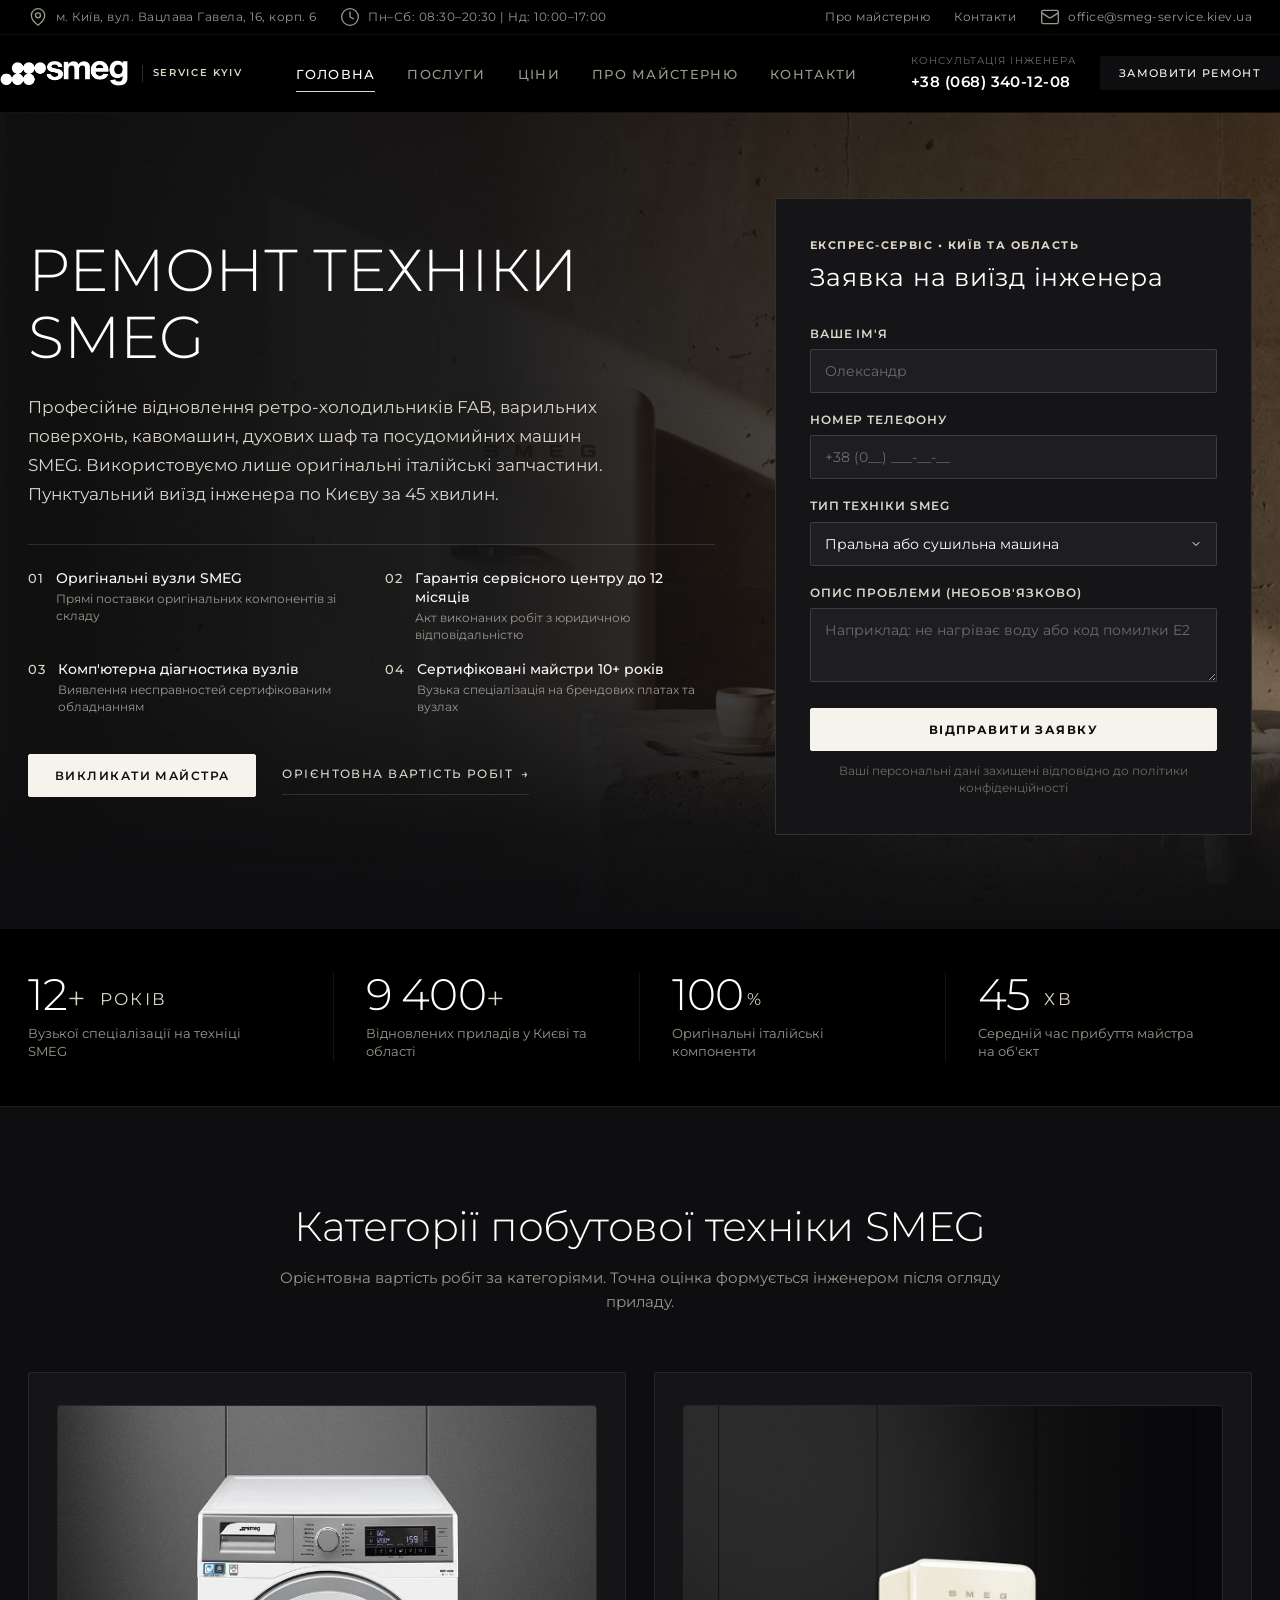
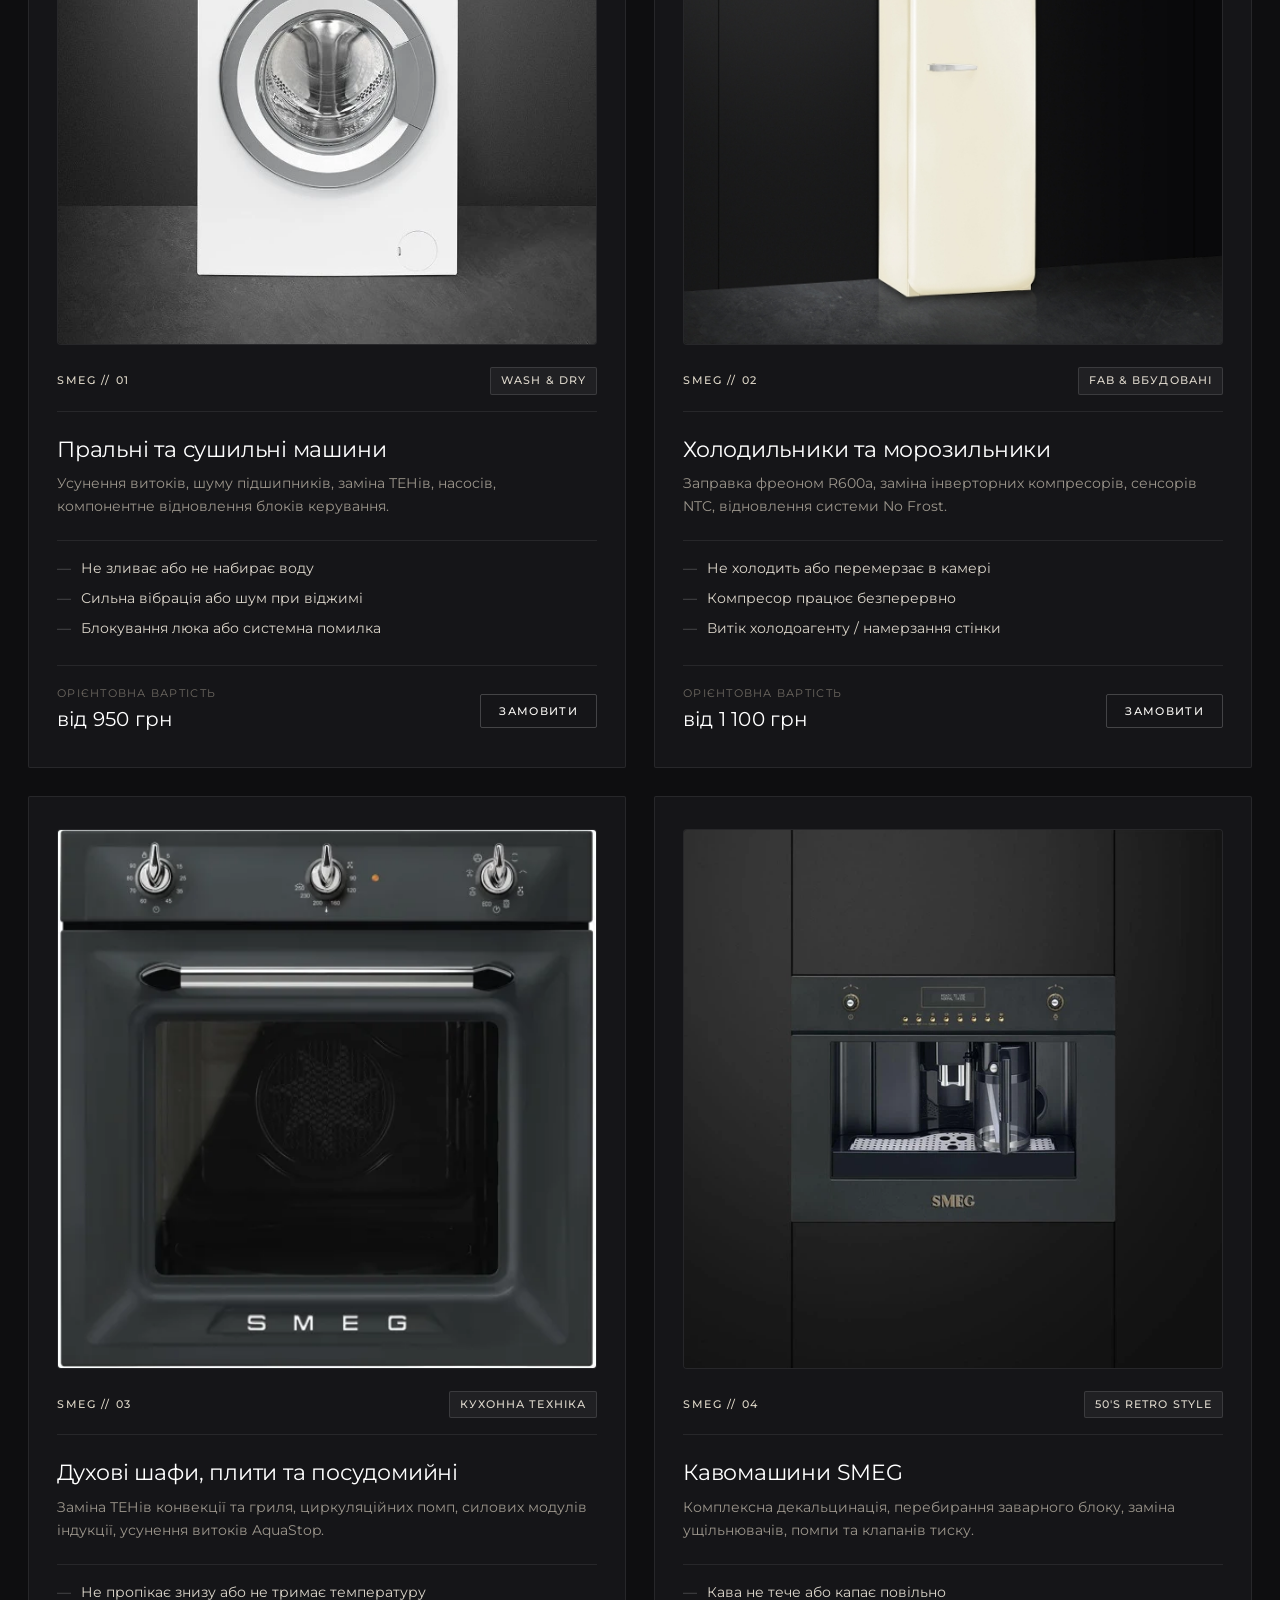
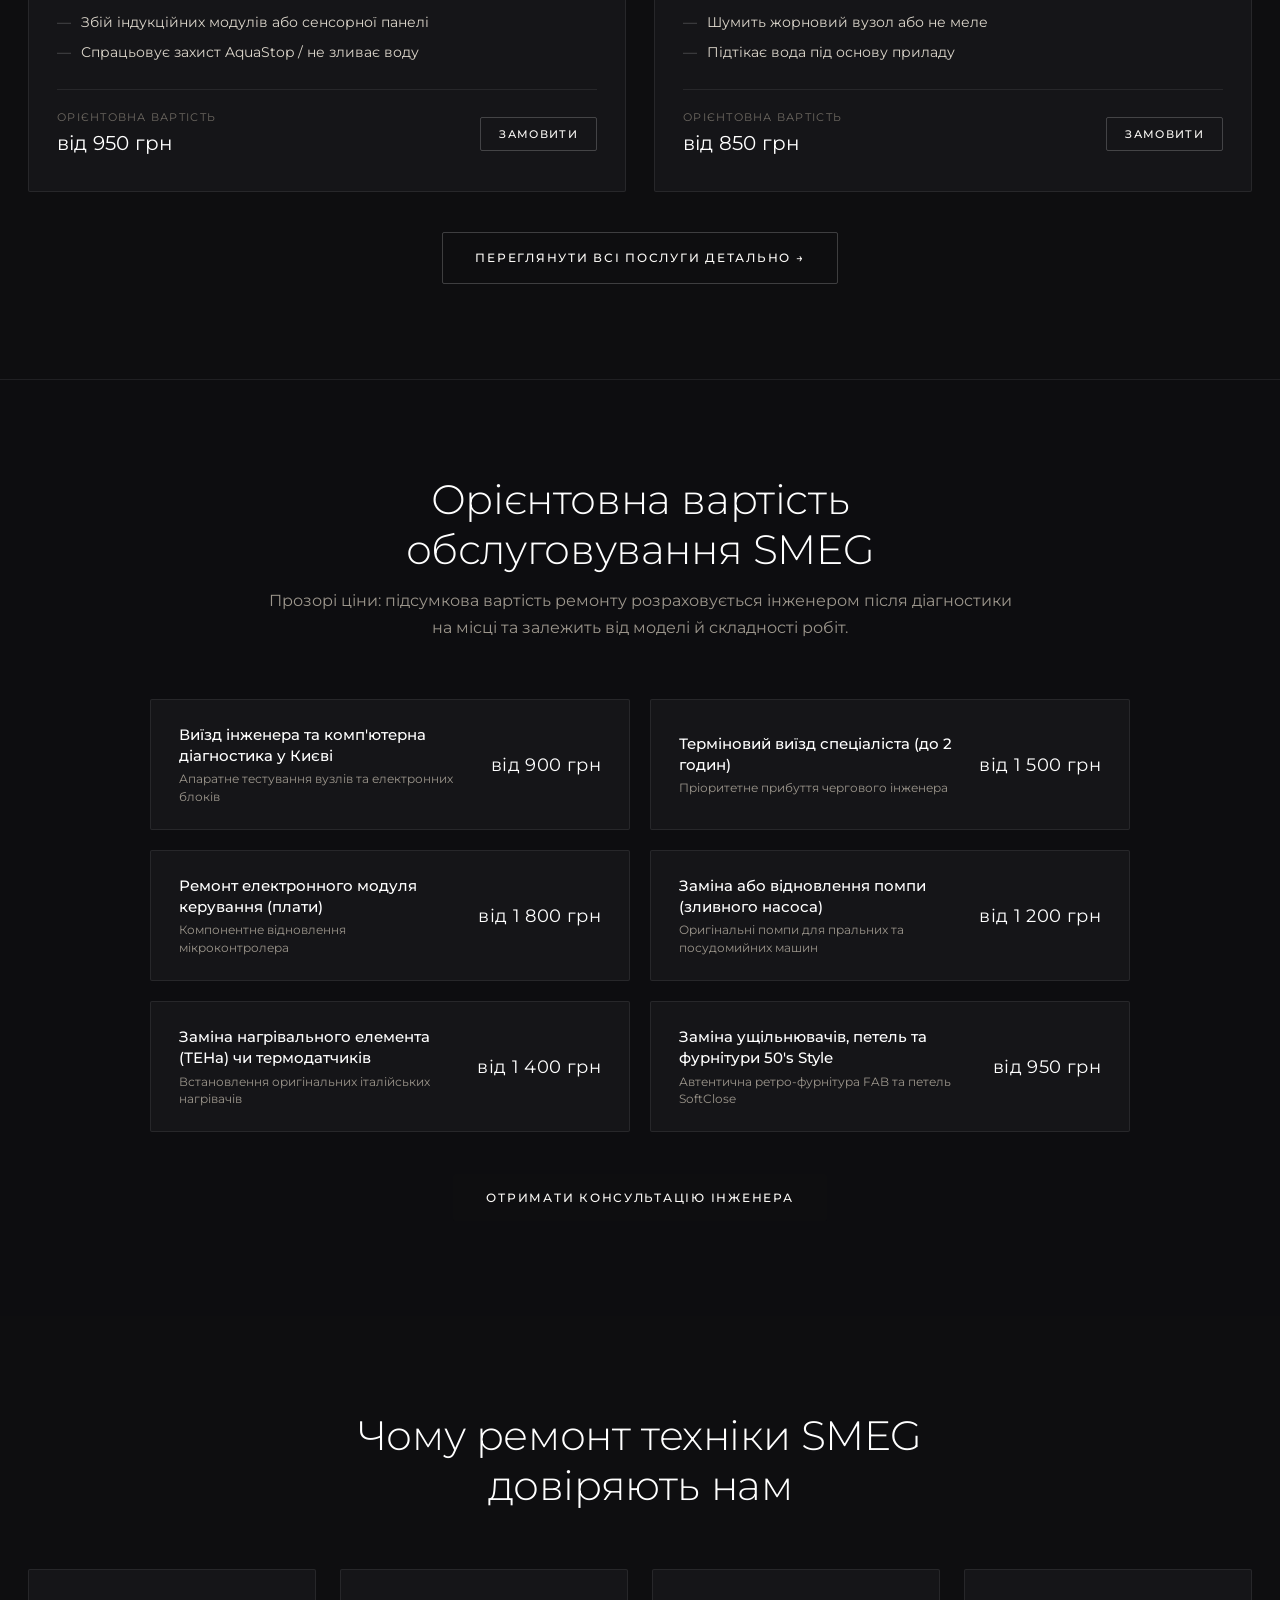
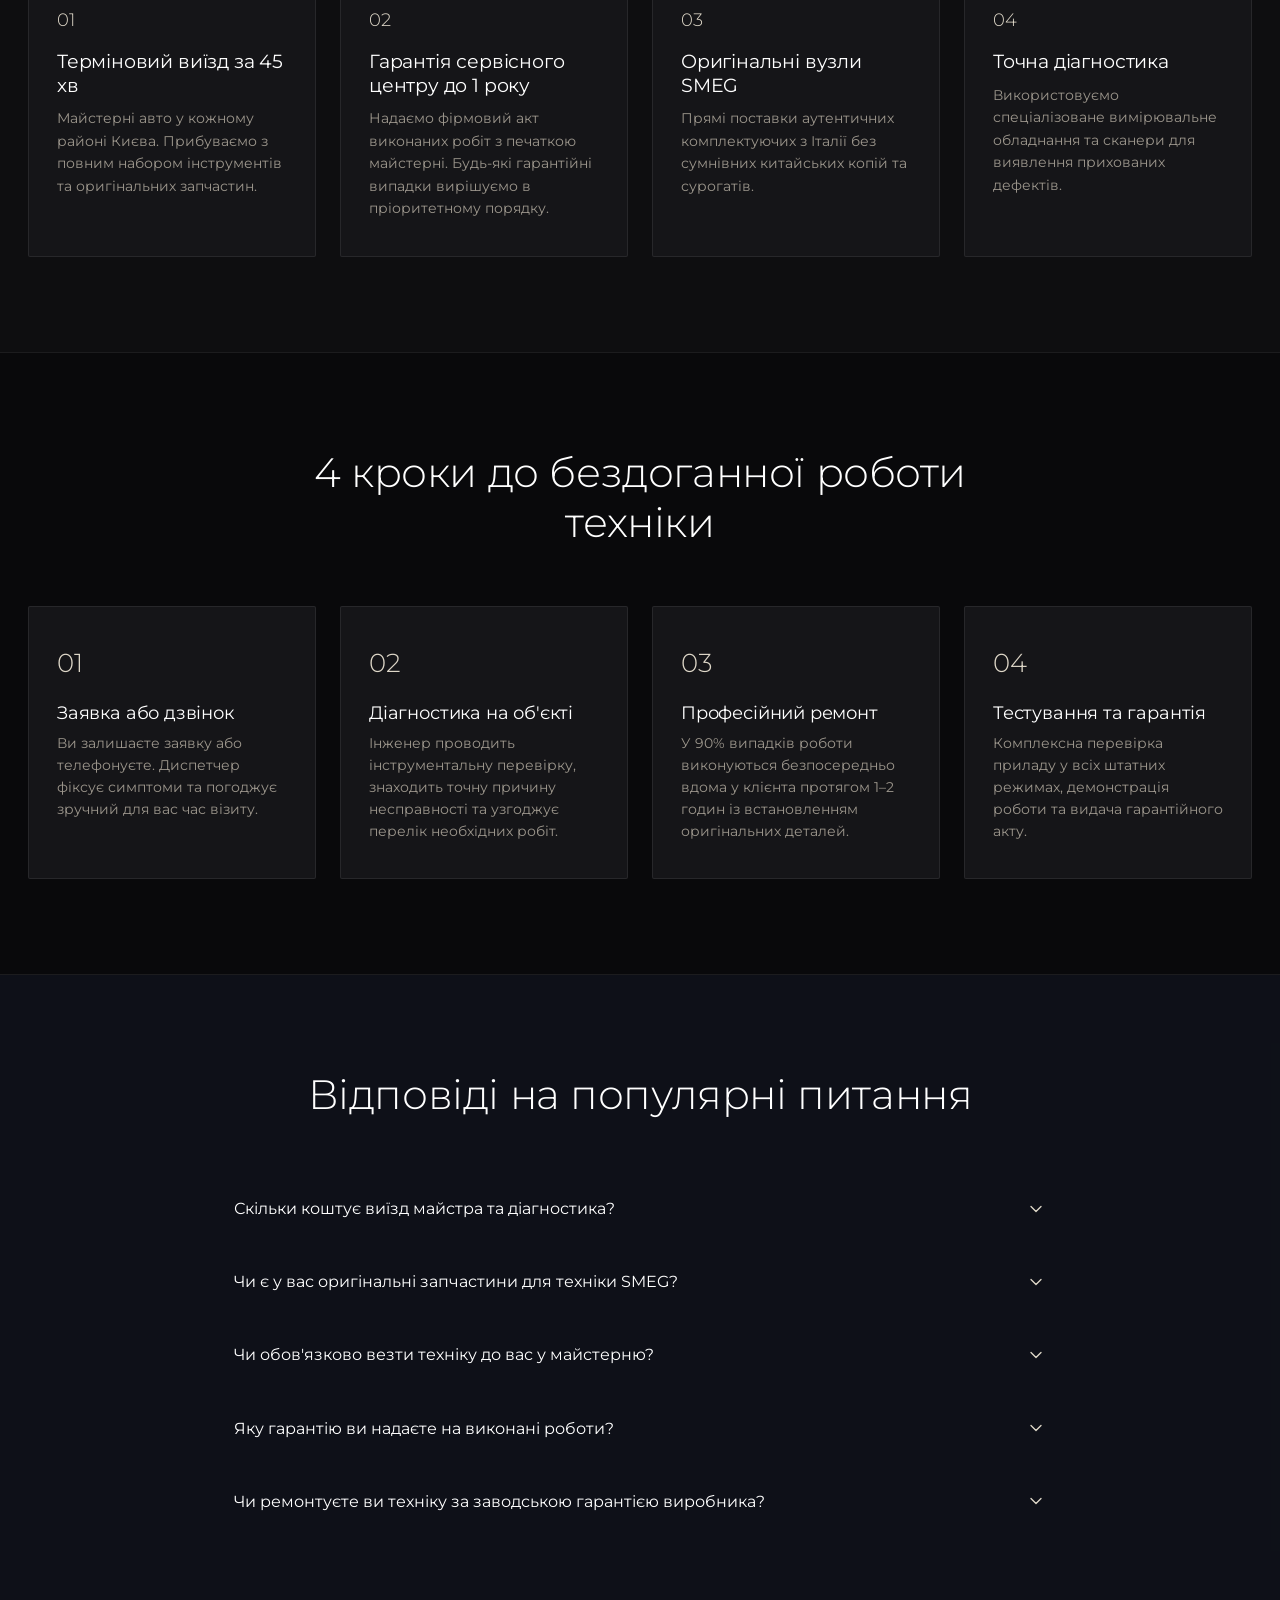
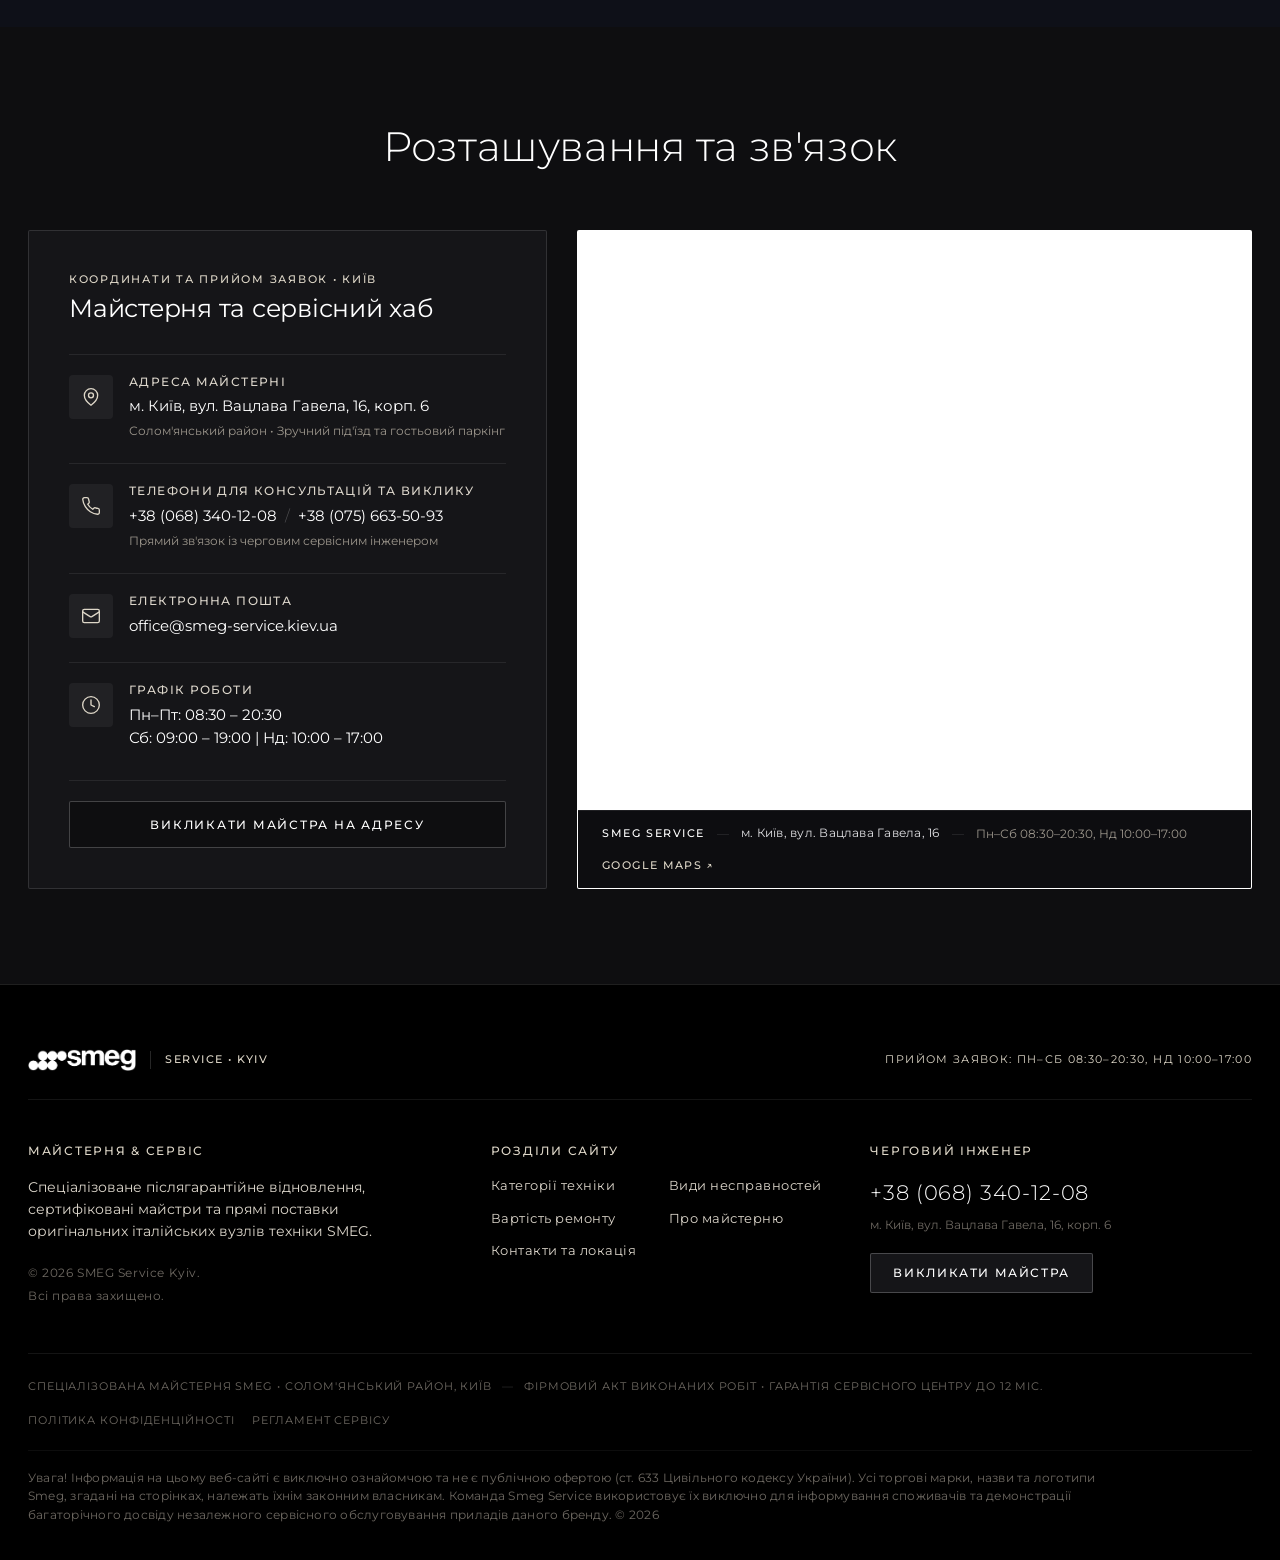
<file: index.html>
<!DOCTYPE html>
<html lang="uk">

<head>
  <meta charset="UTF-8">
  <meta name="viewport" content="width=device-width, initial-scale=1.0">
  <title>Ремонт побутової техніки SMEG у Києві | Майстерня на Гавела 16</title>
  <meta name="description"
    content="Спеціалізований сервіс та післягарантійний ремонт техніки SMEG у Києві. Пральні машини, холодильники FAB, посудомийки, духові шафи. Оригінальні запчастини, виїзд за 45 хв, гарантія до 12 міс.">
  <meta name="keywords"
    content="ремонт smeg київ, ремонт пральних машин smeg, ремонт холодильників smeg fab, сервісний центр смег київ, вацлава гавела 16">

  <meta property="og:title" content="Спеціалізована майстерня з ремонту техніки SMEG у Києві">
  <meta property="og:description"
    content="Оригінальні вузли SMEG, виїзд майстра за 45 хв, фірмовий акт виконаних робіт з гарантією сервісного центру до 1 року. вул. Вацлава Гавела, 16.">
  <meta property="og:type" content="website">

  <link rel="preconnect" href="https://fonts.googleapis.com">
  <link rel="preconnect" href="https://fonts.gstatic.com" crossorigin>
  <link rel="stylesheet" href="css/style.css">
  <link rel="stylesheet" href="css/components.css">

  <script type="application/ld+json">
  {
    "@context": "https://schema.org",
    "@type": "HomeAndConstructionBusiness",
    "name": "SMEG Service Kyiv",
    "description": "Спеціалізована майстерня з ремонту побутової техніки SMEG у Києві",
    "address": {
      "@type": "PostalAddress",
      "streetAddress": "вул. Вацлава Гавела, 16, корп 6",
      "addressLocality": "Київ",
      "addressRegion": "Київська область",
      "postalCode": "03126",
      "addressCountry": "UA"
    },
    "geo": {
      "@type": "GeoCoordinates",
      "latitude": 50.43685,
      "longitude": 30.41369
    },
    "openingHours": "Mo-Sa 08:30-20:30, Su 10:00-17:00",
    "priceRange": "UAH"
  }
  </script>
</head>

<body>

  <!-- Top bar -->
  <div class="header-topbar">
    <div class="container topbar-wrapper">
      <div class="topbar-info">
        <div class="topbar-item">
          <svg class="svg-icon" viewBox="0 0 24 24" aria-hidden="true">
            <path d="M20 10c0 6-8 12-8 12s-8-6-8-12a8 8 0 0 1 16 0Z" />
            <circle cx="12" cy="10" r="3" />
          </svg>
          <span data-config-address-full>м. Київ, вул. Вацлава Гавела, 16, корп. 6</span>
        </div>
        <div class="topbar-item">
          <svg class="svg-icon" viewBox="0 0 24 24" aria-hidden="true">
            <circle cx="12" cy="12" r="10" />
            <polyline points="12 6 12 12 16 14" />
          </svg>
          <span>Пн–Сб: 08:30–20:30 | Нд: 10:00–17:00</span>
        </div>
      </div>
      <div class="topbar-info">
        <div class="topbar-item">
          <a href="about.html">Про майстерню</a>
        </div>
        <div class="topbar-item">
          <a href="contacts.html">Контакти</a>
        </div>
        <div class="topbar-item">
          <svg class="svg-icon" viewBox="0 0 24 24" aria-hidden="true">
            <rect width="20" height="16" x="2" y="4" rx="2" />
            <path d="m22 7-8.97 5.7a1.94 1.94 0 0 1-2.06 0L2 7" />
          </svg>
          <a href="mailto:office@smeg-service.kiev.ua" data-config-email-office>office@smeg-service.kiev.ua</a>
        </div>
      </div>
    </div>
  </div>

  <!-- Header -->
  <header class="site-header">
    <div class="container header-wrapper">
      <a href="index.html" class="logo" aria-label="SMEG Service Київ Головна">
        <img src="img/logo.png" alt="SMEG" class="header-logo-img">
        <span class="logo-service-badge">Service Kyiv</span>
      </a>

      <nav aria-label="Головна навігація">
        <ul class="nav-menu" id="site-nav-menu">
          <li><a href="index.html" class="nav-link active">Головна</a></li>
          <li><a href="services.html" class="nav-link">Послуги</a></li>
          <li><a href="prices.html" class="nav-link">Ціни</a></li>
          <li><a href="about.html" class="nav-link">Про майстерню</a></li>
          <li><a href="contacts.html" class="nav-link">Контакти</a></li>
        </ul>
      </nav>

      <div class="header-actions">
        <div class="header-phone-box">
          <span class="header-phone-title">Консультація інженера</span>
          <a href="tel:+380683401208" class="header-phone-number" data-config-phone="0">
            +38 (068) 340-12-08
          </a>
        </div>
        <button class="btn btn-primary btn-sm" data-open-modal>
          <span>Замовити ремонт</span>
        </button>
        <button class="mobile-menu-btn" id="mobile-menu-toggle" aria-label="Відкрити меню">
          <svg class="svg-icon" viewBox="0 0 24 24" aria-hidden="true">
            <line x1="4" x2="20" y1="12" y2="12" />
            <line x1="4" x2="20" y1="6" y2="6" />
            <line x1="4" x2="20" y1="18" y2="18" />
          </svg>
        </button>
      </div>
    </div>
  </header>

  <main id="main-content">
    <!-- Hero Section: Editorial Italian Architecture -->
    <section class="hero">
      <div class="container hero-content">
        <div class="hero-editorial">

          <h1 class="hero-title">
            Ремонт техніки SMEG
          </h1>

          <p class="hero-description">
            Професійне відновлення ретро-холодильників FAB, варильних поверхонь, кавомашин, духових шаф та посудомийних
            машин SMEG. Використовуємо лише оригінальні італійські запчастини. Пунктуальний виїзд інженера по Києву за
            45 хвилин.
          </p>

          <div class="hero-spec-list">
            <div class="hero-spec-item">
              <span class="hero-spec-idx">01</span>
              <div class="hero-spec-content">
                <span class="hero-spec-title">Оригінальні вузли SMEG</span>
                <span class="hero-spec-desc">Прямі поставки оригінальних компонентів зі складу</span>
              </div>
            </div>
            <div class="hero-spec-item">
              <span class="hero-spec-idx">02</span>
              <div class="hero-spec-content">
                <span class="hero-spec-title">Гарантія сервісного центру до 12 місяців</span>
                <span class="hero-spec-desc">Акт виконаних робіт з юридичною відповідальністю</span>
              </div>
            </div>
            <div class="hero-spec-item">
              <span class="hero-spec-idx">03</span>
              <div class="hero-spec-content">
                <span class="hero-spec-title">Комп'ютерна діагностика вузлів</span>
                <span class="hero-spec-desc">Виявлення несправностей сертифікованим обладнанням</span>
              </div>
            </div>
            <div class="hero-spec-item">
              <span class="hero-spec-idx">04</span>
              <div class="hero-spec-content">
                <span class="hero-spec-title">Сертифіковані майстри 10+ років</span>
                <span class="hero-spec-desc">Вузька спеціалізація на брендових платах та вузлах</span>
              </div>
            </div>
          </div>

          <div class="hero-actions">
            <button class="btn btn-primary" data-open-modal>
              <span>ВИКЛИКАТИ МАЙСТРА</span>
            </button>
            <a href="prices.html" class="hero-calc-btn">
              <span>Орієнтовна вартість робіт</span>
              <span class="hero-calc-arrow">→</span>
            </a>
          </div>
        </div>

        <!-- Integrated Architectural Console (Solid, No Blur) -->
        <div class="hero-console">
          <div class="console-header">
            <div class="console-kicker">ЕКСПРЕС-СЕРВІС • КИЇВ ТА ОБЛАСТЬ</div>
            <h2 class="console-title">Заявка на виїзд інженера</h2>

          </div>
          <form class="ajax-repair-form">
            <input type="text" name="website_hp" style="display:none !important;" tabindex="-1" autocomplete="off">
            <input type="hidden" name="source" value="Головна сторінка (Hero-консоль)">

            <div class="form-group">
              <label class="form-label" for="hero-name">Ваше ім'я</label>
              <input type="text" id="hero-name" name="name" class="form-control" placeholder="Олександр" required>
            </div>

            <div class="form-group">
              <label class="form-label" for="hero-phone">Номер телефону</label>
              <input type="tel" id="hero-phone" name="phone" class="form-control" placeholder="+38 (0__) ___-__-__"
                required>
            </div>

            <div class="form-group">
              <label class="form-label" for="hero-device">Тип техніки SMEG</label>
              <select id="hero-device" name="device" class="form-control" required>
                <option value="Пральна машина">Пральна або сушильна машина</option>
                <option value="Холодильник">Холодильник / Морозильник (FAB / вбудований)</option>
                <option value="Посудомийна машина">Посудомийна машина</option>
                <option value="Духова шафа / Плита">Духова шафа / Кухонна плита</option>
                <option value="Варильна поверхня">Варильна / Індукційна поверхня</option>
                <option value="Кавомашина">Кавомашина SMEG</option>
              </select>
            </div>

            <div class="form-group">
              <label class="form-label" for="hero-desc">Опис проблеми (необов'язково)</label>
              <textarea id="hero-desc" name="message" class="form-control" rows="2"
                placeholder="Наприклад: не нагріває воду або код помилки E2"></textarea>
            </div>

            <button type="submit" class="btn btn-console" style="width: 100%;">
              <span>ВІДПРАВИТИ ЗАЯВКУ</span>
            </button>

            <p class="form-privacy">
              Ваші персональні дані захищені відповідно до політики конфіденційності
            </p>
          </form>
        </div>
      </div>
    </section>

    <!-- Authority Proof Strip: Editorial Typography Grid -->
    <section class="proof-strip">
      <div class="container proof-strip-grid">
        <div class="proof-strip-col">
          <div class="proof-strip-num">12<span class="proof-strip-plus">+</span> <span
              class="proof-strip-unit">років</span></div>
          <div class="proof-strip-label">Вузької спеціалізації на техніці SMEG</div>
        </div>
        <div class="proof-strip-col">
          <div class="proof-strip-num">9 400<span class="proof-strip-plus">+</span></div>
          <div class="proof-strip-label">Відновлених приладів у Києві та області</div>
        </div>
        <div class="proof-strip-col">
          <div class="proof-strip-num">100<span class="proof-strip-unit">%</span></div>
          <div class="proof-strip-label">Оригінальні італійські компоненти</div>
        </div>
        <div class="proof-strip-col">
          <div class="proof-strip-num">45 <span class="proof-strip-unit">хв</span></div>
          <div class="proof-strip-label">Середній час прибуття майстра на об'єкт</div>
        </div>
      </div>
    </section>

    <!-- Services Grid Section -->
    <section class="section" id="services">
      <div class="container">
        <div class="section-header">
          <h2 class="section-title">Категорії побутової техніки SMEG</h2>
          <p class="section-subtitle" style="font-size: 0.95rem; color: var(--text-light-muted); margin-top: 8px;">
            Орієнтовна вартість робіт за категоріями. Точна оцінка формується інженером після огляду приладу.</p>
        </div>

        <div class="services-grid">
          <!-- Card 1: Washing -->
          <div class="service-card">
            <div>
              <div class="service-card-image">
                <img src="img/pralka.webp" alt="Ремонт пральних та сушильних машин SMEG" loading="lazy">
              </div>
              <div class="service-card-top">
                <span class="service-ref">SMEG // 01</span>
                <span class="service-badge">WASH & DRY</span>
              </div>
              <h3 class="service-title">Пральні та сушильні машини</h3>
              <p class="service-desc">Усунення витоків, шуму підшипників, заміна ТЕНів, насосів, компонентне відновлення
                блоків керування.</p>
              <ul class="service-issues">
                <li class="service-issue-item">
                  <span class="service-issue-bullet">—</span>
                  <span>Не зливає або не набирає воду</span>
                </li>
                <li class="service-issue-item">
                  <span class="service-issue-bullet">—</span>
                  <span>Сильна вібрація або шум при віджимі</span>
                </li>
                <li class="service-issue-item">
                  <span class="service-issue-bullet">—</span>
                  <span>Блокування люка або системна помилка</span>
                </li>
              </ul>
            </div>
            <div class="service-card-bottom">
              <div class="service-price">
                <span class="service-price-label">Орієнтовна вартість</span>
                <span class="service-price-val">від 950 грн</span>
              </div>
              <button class="btn btn-secondary btn-sm" data-open-modal>Замовити</button>
            </div>
          </div>

          <!-- Card 2: Refrigerators -->
          <div class="service-card">
            <div>
              <div class="service-card-image">
                <img src="img/holodos.webp" alt="Холодильники та морозильники SMEG" loading="lazy">
              </div>
              <div class="service-card-top">
                <span class="service-ref">SMEG // 02</span>
                <span class="service-badge">FAB & ВБУДОВАНІ</span>
              </div>
              <h3 class="service-title">Холодильники та морозильники</h3>
              <p class="service-desc">Заправка фреоном R600a, заміна інверторних компресорів, сенсорів NTC, відновлення
                системи No Frost.</p>
              <ul class="service-issues">
                <li class="service-issue-item">
                  <span class="service-issue-bullet">—</span>
                  <span>Не холодить або перемерзає в камері</span>
                </li>
                <li class="service-issue-item">
                  <span class="service-issue-bullet">—</span>
                  <span>Компресор працює безперервно</span>
                </li>
                <li class="service-issue-item">
                  <span class="service-issue-bullet">—</span>
                  <span>Витік холодоагенту / намерзання стінки</span>
                </li>
              </ul>
            </div>
            <div class="service-card-bottom">
              <div class="service-price">
                <span class="service-price-label">Орієнтовна вартість</span>
                <span class="service-price-val">від 1 100 грн</span>
              </div>
              <button class="btn btn-secondary btn-sm" data-open-modal>Замовити</button>
            </div>
          </div>

          <!-- Card 3: Cooking & Dishwashers -->
          <div class="service-card">
            <div>
              <div class="service-card-image">
                <img src="img/duhovka.webp" alt="Духові шафи, плити та посудомийні машини SMEG" loading="lazy">
              </div>
              <div class="service-card-top">
                <span class="service-ref">SMEG // 03</span>
                <span class="service-badge">КУХОННА ТЕХНІКА</span>
              </div>
              <h3 class="service-title">Духові шафи, плити та посудомийні</h3>
              <p class="service-desc">Заміна ТЕНів конвекції та гриля, циркуляційних помп, силових модулів індукції,
                усунення витоків AquaStop.</p>
              <ul class="service-issues">
                <li class="service-issue-item">
                  <span class="service-issue-bullet">—</span>
                  <span>Не пропікає знизу або не тримає температуру</span>
                </li>
                <li class="service-issue-item">
                  <span class="service-issue-bullet">—</span>
                  <span>Збій індукційних модулів або сенсорної панелі</span>
                </li>
                <li class="service-issue-item">
                  <span class="service-issue-bullet">—</span>
                  <span>Спрацьовує захист AquaStop / не зливає воду</span>
                </li>
              </ul>
            </div>
            <div class="service-card-bottom">
              <div class="service-price">
                <span class="service-price-label">Орієнтовна вартість</span>
                <span class="service-price-val">від 950 грн</span>
              </div>
              <button class="btn btn-secondary btn-sm" data-open-modal>Замовити</button>
            </div>
          </div>

          <!-- Card 4: Coffee -->
          <div class="service-card">
            <div>
              <div class="service-card-image">
                <img src="img/kava.webp" alt="Кавомашини SMEG" loading="lazy">
              </div>
              <div class="service-card-top">
                <span class="service-ref">SMEG // 04</span>
                <span class="service-badge">50'S RETRO STYLE</span>
              </div>
              <h3 class="service-title">Кавомашини SMEG</h3>
              <p class="service-desc">Комплексна декальцинація, перебирання заварного блоку, заміна ущільнювачів, помпи
                та клапанів тиску.</p>
              <ul class="service-issues">
                <li class="service-issue-item">
                  <span class="service-issue-bullet">—</span>
                  <span>Кава не тече або капає повільно</span>
                </li>
                <li class="service-issue-item">
                  <span class="service-issue-bullet">—</span>
                  <span>Шумить жорновий вузол або не меле</span>
                </li>
                <li class="service-issue-item">
                  <span class="service-issue-bullet">—</span>
                  <span>Підтікає вода під основу приладу</span>
                </li>
              </ul>
            </div>
            <div class="service-card-bottom">
              <div class="service-price">
                <span class="service-price-label">Орієнтовна вартість</span>
                <span class="service-price-val">від 850 грн</span>
              </div>
              <button class="btn btn-secondary btn-sm" data-open-modal>Замовити</button>
            </div>
          </div>
        </div>

        <div style="text-align: center; margin-top: 40px;">
          <a href="services.html" class="btn btn-secondary btn-lg">
            <span>Переглянути всі послуги детально →</span>
          </a>
        </div>
      </div>
    </section>

    <!-- Pricing Overview Section (Clean Minimalist Swiss Grid) -->
    <section class="section" id="prices" style="background: #0d0d10; border-top: 1px solid rgba(255, 255, 255, 0.08);">
      <div class="container">
        <div class="section-header">
          <h2 class="section-title">Орієнтовна вартість обслуговування SMEG</h2>
          <p class="section-desc" style="max-width: 760px; margin: 0 auto;">
            Прозорі ціни: підсумкова вартість ремонту розраховується інженером після діагностики на місці та залежить від моделі й складності робіт.
          </p>
        </div>

        <div class="pricing-overview-grid">
          <div class="pricing-overview-card">
            <div class="pricing-overview-info">
              <span class="pricing-overview-name">Виїзд інженера та комп'ютерна діагностика у Києві</span>
              <span class="pricing-overview-note">Апаратне тестування вузлів та електронних блоків</span>
            </div>
            <div class="pricing-overview-price">від 900 грн</div>
          </div>

          <div class="pricing-overview-card">
            <div class="pricing-overview-info">
              <span class="pricing-overview-name">Терміновий виїзд спеціаліста (до 2 годин)</span>
              <span class="pricing-overview-note">Пріоритетне прибуття чергового інженера</span>
            </div>
            <div class="pricing-overview-price">від 1 500 грн</div>
          </div>

          <div class="pricing-overview-card">
            <div class="pricing-overview-info">
              <span class="pricing-overview-name">Ремонт електронного модуля керування (плати)</span>
              <span class="pricing-overview-note">Компонентне відновлення мікроконтролера</span>
            </div>
            <div class="pricing-overview-price">від 1 800 грн</div>
          </div>

          <div class="pricing-overview-card">
            <div class="pricing-overview-info">
              <span class="pricing-overview-name">Заміна або відновлення помпи (зливного насоса)</span>
              <span class="pricing-overview-note">Оригінальні помпи для пральних та посудомийних машин</span>
            </div>
            <div class="pricing-overview-price">від 1 200 грн</div>
          </div>

          <div class="pricing-overview-card">
            <div class="pricing-overview-info">
              <span class="pricing-overview-name">Заміна нагрівального елемента (ТЕНа) чи термодатчиків</span>
              <span class="pricing-overview-note">Встановлення оригінальних італійських нагрівачів</span>
            </div>
            <div class="pricing-overview-price">від 1 400 грн</div>
          </div>

          <div class="pricing-overview-card">
            <div class="pricing-overview-info">
              <span class="pricing-overview-name">Заміна ущільнювачів, петель та фурнітури 50's Style</span>
              <span class="pricing-overview-note">Автентична ретро-фурнітура FAB та петель SoftClose</span>
            </div>
            <div class="pricing-overview-price">від 950 грн</div>
          </div>
        </div>

        <div style="text-align: center; margin-top: 42px;">
          <button class="btn btn-primary btn-lg" data-open-modal>
            <span>Отримати консультацію інженера</span>
          </button>
        </div>
      </div>
    </section>

    <!-- Why Choose Us -->
    <section class="section">
      <div class="container">
        <div class="section-header">
          <h2 class="section-title">Чому ремонт техніки SMEG довіряють нам</h2>
        </div>

        <div class="why-grid">
          <div class="why-card">
            <span class="why-idx">01</span>
            <h3 class="why-title">Терміновий виїзд за 45 хв</h3>
            <p class="why-desc">Майстерні авто у кожному районі Києва. Прибуваємо з повним набором інструментів та
              оригінальних запчастин.</p>
          </div>
          <div class="why-card">
            <span class="why-idx">02</span>
            <h3 class="why-title">Гарантія сервісного центру до 1 року</h3>
            <p class="why-desc">Надаємо фірмовий акт виконаних робіт з печаткою майстерні. Будь-які гарантійні випадки
              вирішуємо в пріоритетному порядку.</p>
          </div>
          <div class="why-card">
            <span class="why-idx">03</span>
            <h3 class="why-title">Оригінальні вузли SMEG</h3>
            <p class="why-desc">Прямі поставки аутентичних комплектуючих з Італії без сумнівних китайських копій та
              сурогатів.</p>
          </div>
          <div class="why-card">
            <span class="why-idx">04</span>
            <h3 class="why-title">Точна діагностика</h3>
            <p class="why-desc">Використовуємо спеціалізоване вимірювальне обладнання та сканери для виявлення
              прихованих дефектів.</p>
          </div>
        </div>
      </div>
    </section>

    <!-- How We Work (Steps) -->
    <section class="section"
      style="background: #09090b; border-top: 1px solid rgba(255, 255, 255, 0.08); border-bottom: 1px solid rgba(255, 255, 255, 0.08);">
      <div class="container">
        <div class="section-header">
          <h2 class="section-title">4 кроки до бездоганної роботи техніки</h2>
        </div>

        <div class="steps-grid">
          <div class="step-card">
            <span class="step-number">01</span>
            <h3 class="step-title">Заявка або дзвінок</h3>
            <p class="step-desc">Ви залишаєте заявку або телефонуєте. Диспетчер фіксує симптоми та погоджує зручний для
              вас час візиту.</p>
          </div>
          <div class="step-card">
            <span class="step-number">02</span>
            <h3 class="step-title">Діагностика на об'єкті</h3>
            <p class="step-desc">Інженер проводить інструментальну перевірку, знаходить точну причину несправності та
              узгоджує перелік необхідних робіт.</p>
          </div>
          <div class="step-card">
            <span class="step-number">03</span>
            <h3 class="step-title">Професійний ремонт</h3>
            <p class="step-desc">У 90% випадків роботи виконуються безпосередньо вдома у клієнта протягом 1–2 годин із
              встановленням оригінальних деталей.</p>
          </div>
          <div class="step-card">
            <span class="step-number">04</span>
            <h3 class="step-title">Тестування та гарантія</h3>
            <p class="step-desc">Комплексна перевірка приладу у всіх штатних режимах, демонстрація роботи та видача
              гарантійного акту.</p>
          </div>
        </div>
      </div>
    </section>

    <!-- FAQ Section -->
    <section class="section" style="background: rgba(15, 21, 35, 0.4);">
      <div class="container">
        <div class="section-header">
          <h2 class="section-title">Відповіді на популярні питання</h2>
        </div>

        <div class="faq-list">
          <div class="faq-item">
            <div class="faq-question">
              <span>Скільки коштує виїзд майстра та діагностика?</span>
              <svg class="svg-icon faq-chevron" viewBox="0 0 24 24" aria-hidden="true">
                <polyline points="6 9 12 15 18 9" />
              </svg>
            </div>
            <div class="faq-answer">
              <div class="faq-answer-inner">
                Виїзд інженера та первинна діагностика по Києву становлять від 900 грн. Підсумкова вартість ремонту визначається інженером після інструментального огляду і залежить від складності поломки та вартості оригінальних запчастин.
              </div>
            </div>
          </div>

          <div class="faq-item">
            <div class="faq-question">
              <span>Чи є у вас оригінальні запчастини для техніки SMEG?</span>
              <svg class="svg-icon faq-chevron" viewBox="0 0 24 24" aria-hidden="true">
                <polyline points="6 9 12 15 18 9" />
              </svg>
            </div>
            <div class="faq-answer">
              <div class="faq-answer-inner">
                Так, наш склад на вул. Вацлава Гавела, 16 підтримує асортимент оригінальних деталей SMEG (компресори,
                помпи, ТЕНи, електронні модулі, ущільнювачі дверей, фірмові ручки для серії 50's Style).
              </div>
            </div>
          </div>

          <div class="faq-item">
            <div class="faq-question">
              <span>Чи обов'язково везти техніку до вас у майстерню?</span>
              <svg class="svg-icon faq-chevron" viewBox="0 0 24 24" aria-hidden="true">
                <polyline points="6 9 12 15 18 9" />
              </svg>
            </div>
            <div class="faq-answer">
              <div class="faq-answer-inner">
                У 90% випадків велику побутову техніку (холодильники, пральні машини, духовки, варильні панелі) майстер
                ремонтує безпосередньо у вас вдома. До майстерні транспортуються лише кавомашини або пристрої зі
                складним
                компонентним ремонтом материнських плат.
              </div>
            </div>
          </div>

          <div class="faq-item">
            <div class="faq-question">
              <span>Яку гарантію ви надаєте на виконані роботи?</span>
              <svg class="svg-icon faq-chevron" viewBox="0 0 24 24" aria-hidden="true">
                <polyline points="6 9 12 15 18 9" />
              </svg>
            </div>
            <div class="faq-answer">
              <div class="faq-answer-inner">
                Після завершення ремонту майстер оформляє фірмовий акт виконаних робіт з печаткою. Термін гарантії на
                встановлені деталі та роботу майстра становить від 3 до 12 місяців.
              </div>
            </div>
          </div>

          <div class="faq-item">
            <div class="faq-question">
              <span>Чи ремонтуєте ви техніку за заводською гарантією виробника?</span>
              <svg class="svg-icon faq-chevron" viewBox="0 0 24 24" aria-hidden="true">
                <polyline points="6 9 12 15 18 9" />
              </svg>
            </div>
            <div class="faq-answer">
              <div class="faq-answer-inner">
                <strong>Зверніть увагу: ми не здійснюємо безкоштовний ремонт за заводською гарантією виробника.</strong> Наш сервісний центр спеціалізується на післягарантійному обслуговуванні техніки SMEG, компонентному відновленні вузлів та оперативному виїзді майстра з оригінальними запчастинами.
              </div>
            </div>
          </div>
        </div>
      </div>
    </section>

    <!-- Contacts & Location Map -->
    <section class="section" id="contacts">
      <div class="container">
        <div class="section-header">
          <h2 class="section-title">Розташування та зв'язок</h2>
        </div>

        <div class="location-wrapper">
          <div class="location-info">
            <div class="location-header-block">
              <div class="location-kicker">КООРДИНАТИ ТА ПРИЙОМ ЗАЯВОК • КИЇВ</div>
              <h3 class="location-hub-title">Майстерня та сервісний хаб</h3>
            </div>

            <div class="location-item">
              <div class="location-icon-box">
                <svg class="svg-icon" viewBox="0 0 24 24" aria-hidden="true">
                  <path d="M20 10c0 6-8 12-8 12s-8-6-8-12a8 8 0 0 1 16 0Z" />
                  <circle cx="12" cy="10" r="3" />
                </svg>
              </div>
              <div>
                <div class="location-title">Адреса майстерні</div>
                <div class="location-value" data-config-address-full>м. Київ, вул. Вацлава Гавела, 16, корп. 6</div>
                <div class="location-subnote">Солом'янський район • Зручний під'їзд та гостьовий паркінг</div>
              </div>
            </div>

            <div class="location-item">
              <div class="location-icon-box">
                <svg class="svg-icon" viewBox="0 0 24 24" aria-hidden="true">
                  <path
                    d="M22 16.92v3a2 2 0 0 1-2.18 2 19.79 19.79 0 0 1-8.63-3.07 19.5 19.5 0 0 1-6-6 19.79 19.79 0 0 1-3.07-8.67A2 2 0 0 1 4.11 2h3a2 2 0 0 1 2 1.72 12.84 12.84 0 0 0 .7 2.81 2 2 0 0 1-.45 2.11L8.09 9.91a16 16 0 0 0 6 6l1.27-1.27a2 2 0 0 1 2.11-.45 12.84 12.84 0 0 0 2.81.7A2 2 0 0 1 22 16.92z" />
                </svg>
              </div>
              <div>
                <div class="location-title">Телефони для консультацій та виклику</div>
                <div class="location-value location-phones">
                  <a href="tel:+380683401208" data-config-phone="0">+38 (068) 340-12-08</a>
                  <span class="location-phone-sep">/</span>
                  <a href="tel:+380756635093" data-config-phone="1">+38 (075) 663-50-93</a>
                </div>
                <div class="location-subnote">Прямий зв'язок із черговим сервісним інженером</div>
              </div>
            </div>

            <div class="location-item">
              <div class="location-icon-box">
                <svg class="svg-icon" viewBox="0 0 24 24" aria-hidden="true">
                  <rect width="20" height="16" x="2" y="4" rx="2" />
                  <path d="m22 7-8.97 5.7a1.94 1.94 0 0 1-2.06 0L2 7" />
                </svg>
              </div>
              <div>
                <div class="location-title">Електронна пошта</div>
                <div class="location-value">
                  <a href="mailto:office@smeg-service.kiev.ua" data-config-email-office>office@smeg-service.kiev.ua</a>
                </div>
              </div>
            </div>

            <div class="location-item">
              <div class="location-icon-box">
                <svg class="svg-icon" viewBox="0 0 24 24" aria-hidden="true">
                  <circle cx="12" cy="12" r="10" />
                  <polyline points="12 6 12 12 16 14" />
                </svg>
              </div>
              <div>
                <div class="location-title">Графік роботи</div>
                <div class="location-value">
                  Пн–Пт: 08:30 – 20:30<br>
                  Сб: 09:00 – 19:00 | Нд: 10:00 – 17:00
                </div>
              </div>
            </div>

            <div class="location-action-row">
              <button class="btn btn-primary btn-lg" data-open-modal style="width: 100%;">
                <span>ВИКЛИКАТИ МАЙСТРА НА АДРЕСУ</span>
              </button>
            </div>
          </div>

          <div class="map-container">
            <iframe
              src="https://maps.google.com/maps?q=%D0%B1%D1%83%D0%BB%D1%8C%D0%B2%D0%B0%D1%80+%D0%92%D0%B0%D1%86%D0%BB%D0%B0%D0%B2%D0%B0+%D0%93%D0%B0%D0%B2%D0%B5%D0%BB%D0%B0,+16,+%D0%9A%D0%B8%D1%97%D0%B2&t=&z=15&ie=UTF8&iwloc=&output=embed"
              loading="lazy" allowfullscreen="" referrerpolicy="no-referrer-when-downgrade"
              title="SMEG Service Kyiv — бульвар Вацлава Гавела 16">
            </iframe>
            <div class="map-minimal-strip">
              <div class="map-minimal-row">
                <span class="map-minimal-name">SMEG SERVICE</span>
                <span class="map-minimal-sep">—</span>
                <span class="map-minimal-address">м. Київ, вул. Вацлава Гавела, 16</span>
                <span class="map-minimal-sep">—</span>
                <span class="map-minimal-hours">Пн–Сб 08:30–20:30, Нд 10:00–17:00</span>
              </div>
              <a href="https://maps.google.com/?q=50.43685,30.41369" target="_blank" rel="noopener"
                class="map-minimal-link">
                <span>Google Maps ↗</span>
              </a>
            </div>
          </div>
        </div>
      </div>
    </section>

  </main>

  <!-- Architectural Atelier Footer -->
  <footer class="site-footer">
    <div class="container">
      <!-- Top Brand Row with subtle hairlines -->
      <div class="atelier-footer-top">
        <div class="atelier-footer-logo-wrap">
          <img src="img/logo.png" alt="SMEG" class="footer-logo-img">
          <span class="atelier-footer-brand-tag">SERVICE • KYIV</span>
        </div>
        <div class="atelier-footer-status">
          <span>Прийом заявок: Пн–Сб 08:30–20:30, Нд 10:00–17:00</span>
        </div>
      </div>

      <!-- Main 3-Column Architectural Grid -->
      <div class="atelier-footer-grid">
        <!-- Left: Brand & Copyright -->
        <div class="atelier-footer-col atelier-footer-brand-col">
          <h4 class="atelier-footer-kicker">МАЙСТЕРНЯ & СЕРВІС</h4>
          <p class="atelier-footer-text">
            Спеціалізоване післягарантійне відновлення, сертифіковані майстри та прямі поставки оригінальних італійських
            вузлів техніки SMEG.
          </p>
          <div class="atelier-footer-meta">
            <span>© 2026 SMEG Service Kyiv.</span>
            <span>Всі права захищено.</span>
          </div>
        </div>

        <!-- Center: Minimalist Section Navigation -->
        <div class="atelier-footer-col atelier-footer-nav-col">
          <h4 class="atelier-footer-kicker">РОЗДІЛИ САЙТУ</h4>
          <nav class="atelier-footer-nav-links" aria-label="Навігація сайту">
            <a href="#services" class="atelier-f-link">Категорії техніки</a>
            <a href="services.html" class="atelier-f-link">Види несправностей</a>
            <a href="prices.html" class="atelier-f-link">Вартість ремонту</a>
            <a href="about.html" class="atelier-f-link">Про майстерню</a>
            <a href="contacts.html" class="atelier-f-link">Контакти та локація</a>
          </nav>
        </div>

        <!-- Right: Contact info & Crisp Rectangular Button -->
        <div class="atelier-footer-col atelier-footer-contact-col">
          <h4 class="atelier-footer-kicker">ЧЕРГОВИЙ ІНЖЕНЕР</h4>
          <div class="atelier-footer-phone-block">
            <a href="tel:+380683401208" class="atelier-footer-phone" data-config-phone="0">+38 (068) 340-12-08</a>
            <div class="atelier-footer-address-note" data-config-address-full>м. Київ, вул. Вацлава Гавела, 16, корп. 6
            </div>
          </div>
          <button class="btn btn-atelier-footer" data-open-modal>
            <span>ВИКЛИКАТИ МАЙСТРА</span>
          </button>
        </div>
      </div>

      <!-- Bottom Hairline Meta Row -->
      <div class="atelier-footer-bottom-strip">
        <div class="atelier-footer-bottom-details">
          <span>Спеціалізована майстерня SMEG • Солом'янський район, Київ</span>
          <span class="atelier-footer-sep">—</span>
          <span>Фірмовий акт виконаних робіт • Гарантія сервісного центру до 12 міс.</span>
        </div>
        <div class="atelier-footer-legal-links">
          <a href="#">Політика конфіденційності</a>
          <a href="#">Регламент сервісу</a>
        </div>
      </div>

      <!-- Legal Disclaimer -->
      <div class="atelier-footer-disclaimer">
        <p>Увага! Інформація на цьому веб-сайті є виключно ознайомчою та не є публічною офертою (ст. 633 Цивільного
          кодексу України). Усі торгові марки, назви та логотипи Smeg, згадані на сторінках, належать їхнім законним
          власникам. Команда Smeg Service використовує їх виключно для інформування споживачів та демонстрації
          багаторічного досвіду незалежного сервісного обслуговування приладів даного бренду. © 2026</p>
      </div>
    </div>
  </footer>

  <!-- Minimalist Atelier Scroll-To-Top (Vertical Hairline & Sand-Tone Text) -->
  <button class="atelier-scroll-top" id="scroll-to-top-btn" aria-label="Повернутися на початок сторінки">
    <span class="scroll-top-arrow">↑</span>
    <span class="scroll-top-text">НАВЕРХ</span>
    <span class="scroll-top-line"></span>
  </button>

  <!-- Modal: Quick Order Popup -->
  <div class="modal-overlay" id="quick-order-modal" role="dialog" aria-modal="true" aria-labelledby="modal-heading">
    <div class="modal-card">
      <button class="modal-close" data-close-modal aria-label="Закрити вікно">
        <svg class="svg-icon" viewBox="0 0 24 24" aria-hidden="true">
          <line x1="18" x2="6" y1="6" y2="18" />
          <line x1="6" x2="18" y1="6" y2="18" />
        </svg>
      </button>
      <div class="card-header">
        <h3 class="card-title" id="modal-heading">Виклик майстра SMEG</h3>
        <p class="card-subtitle">Вкажіть номер — ми зв'яжемося для узгодження часу</p>
      </div>
      <form class="ajax-repair-form">
        <input type="text" name="website_hp" style="display:none !important;" tabindex="-1" autocomplete="off">
        <input type="hidden" name="source" value="Модальне вікно (Швидкий виклик)">

        <div class="form-group">
          <label class="form-label" for="modal-name">Ваше ім'я</label>
          <input type="text" id="modal-name" name="name" class="form-control" placeholder="Іван" required>
        </div>

        <div class="form-group">
          <label class="form-label" for="modal-phone">Номер телефону</label>
          <input type="tel" id="modal-phone" name="phone" class="form-control" placeholder="+38 (0__) ___-__-__"
            required>
        </div>

        <div class="form-group">
          <label class="form-label" for="modal-device-type">Тип техніки</label>
          <input type="text" id="modal-device-type" name="device" class="form-control"
            placeholder="Пральна машина / Холодильник / Духовка" required>
        </div>

        <div class="form-group">
          <label class="form-label" for="modal-problem-desc">Короткий опис проблеми</label>
          <textarea id="modal-problem-desc" name="message" class="form-control" rows="2"
            placeholder="Опишіть, що сталося"></textarea>
        </div>

        <button type="submit" class="btn btn-primary" style="width: 100%;">
          <span>Підтвердити виклик майстра</span>
        </button>
      </form>
    </div>
  </div>



  <!-- Scripts -->
  <script src="js/config.js"></script>
  <script src="js/main.js"></script>
</body>

</html>
</file>
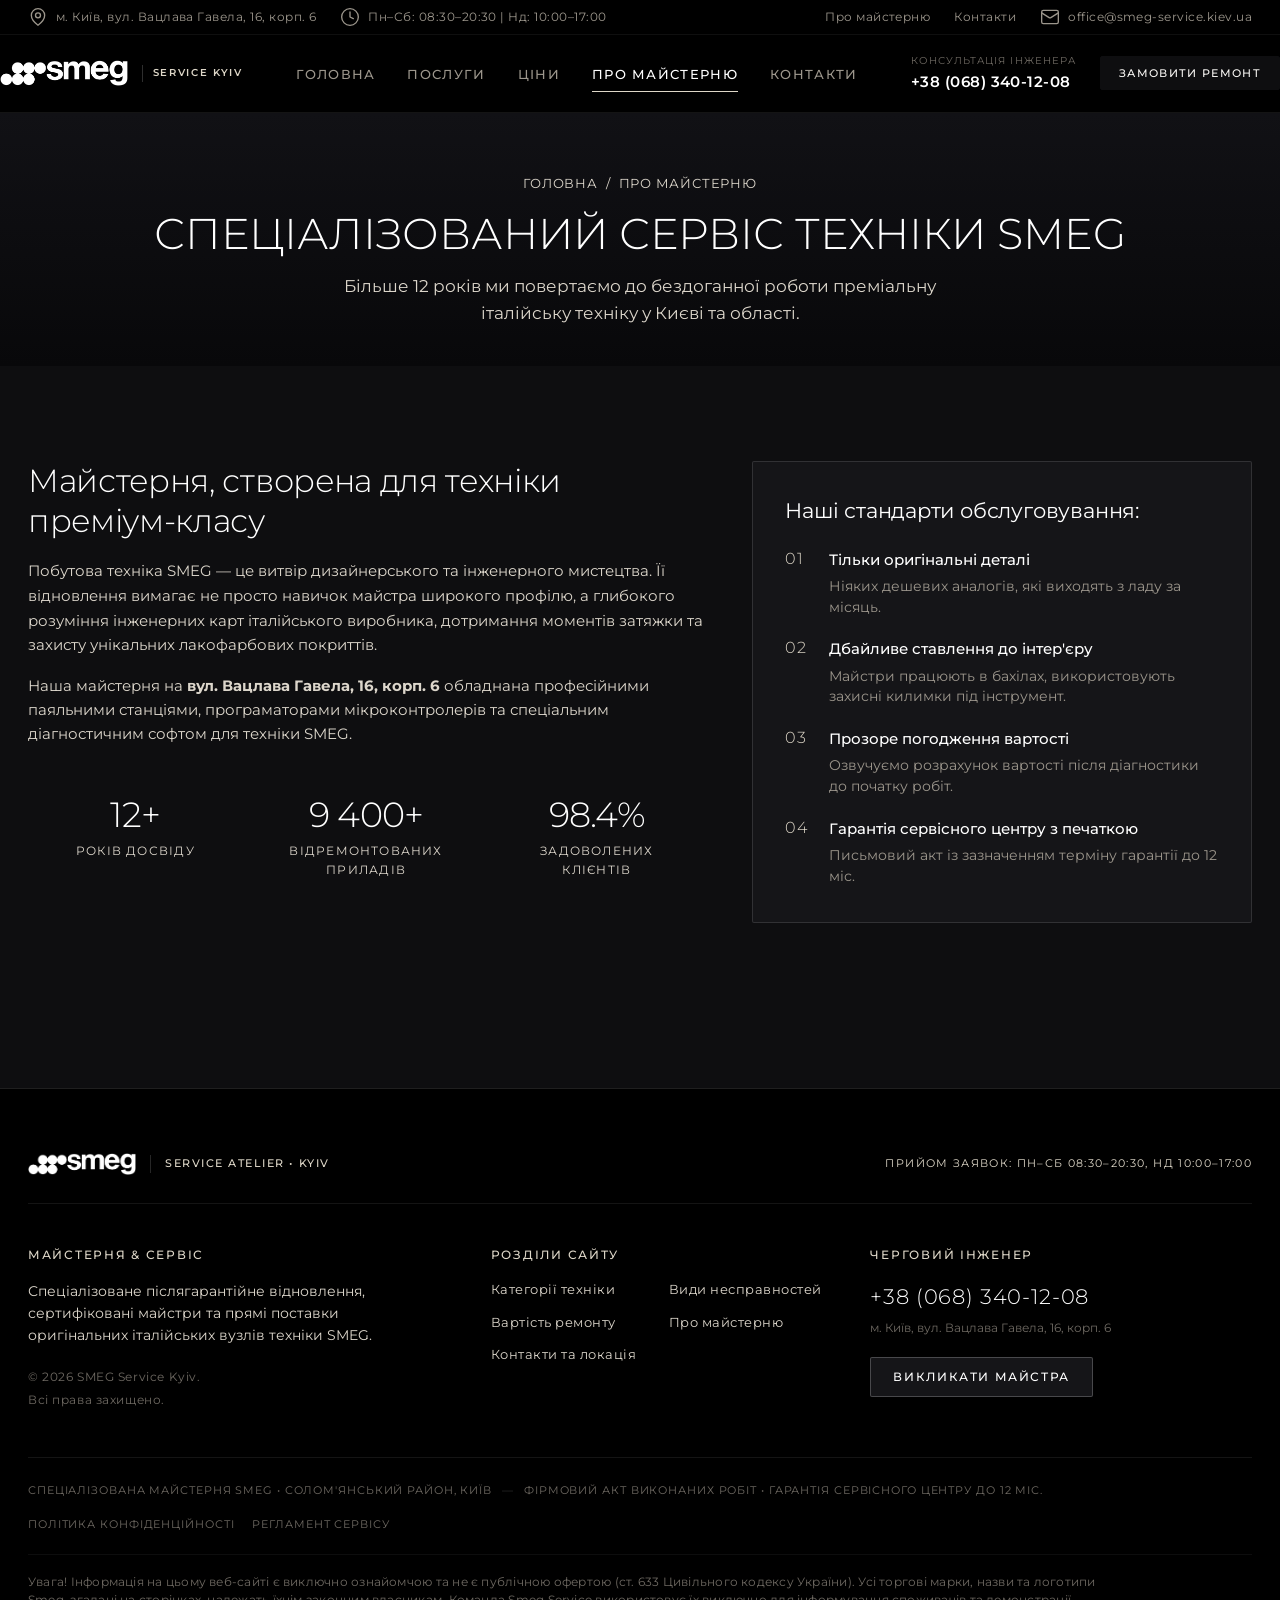
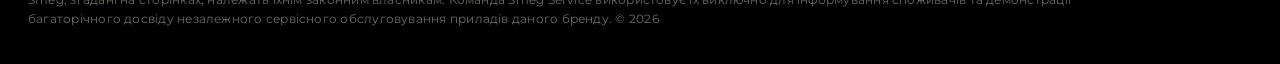
<file: about.html>
<!DOCTYPE html>
<html lang="uk">
<head>
  <meta charset="UTF-8">
  <meta name="viewport" content="width=device-width, initial-scale=1.0">
  <title>Про майстерню з ремонту техніки SMEG у Києві | Досвід та Гарантії</title>
  <meta name="description" content="Дізнайтеся більше про спеціалізовану майстерню з ремонту побутової техніки SMEG у Києві. 12 років досвіду, сертифіковані інженери, власний склад запчастин на Гавела 16.">
  
  <link rel="stylesheet" href="css/style.css">
  <link rel="stylesheet" href="css/components.css">
</head>
<body>

  <!-- Top bar -->
  <div class="header-topbar">
    <div class="container topbar-wrapper">
      <div class="topbar-info">
        <div class="topbar-item">
          <svg class="svg-icon" viewBox="0 0 24 24" aria-hidden="true">
            <path d="M20 10c0 6-8 12-8 12s-8-6-8-12a8 8 0 0 1 16 0Z" />
            <circle cx="12" cy="10" r="3" />
          </svg>
          <span data-config-address-full>м. Київ, вул. Вацлава Гавела, 16, корп. 6</span>
        </div>
        <div class="topbar-item">
          <svg class="svg-icon" viewBox="0 0 24 24" aria-hidden="true">
            <circle cx="12" cy="12" r="10" />
            <polyline points="12 6 12 12 16 14" />
          </svg>
          <span>Пн–Сб: 08:30–20:30 | Нд: 10:00–17:00</span>
        </div>
      </div>
      <div class="topbar-info">
        <div class="topbar-item">
          <a href="about.html">Про майстерню</a>
        </div>
        <div class="topbar-item">
          <a href="contacts.html">Контакти</a>
        </div>
        <div class="topbar-item">
          <svg class="svg-icon" viewBox="0 0 24 24" aria-hidden="true">
            <rect width="20" height="16" x="2" y="4" rx="2" />
            <path d="m22 7-8.97 5.7a1.94 1.94 0 0 1-2.06 0L2 7" />
          </svg>
          <a href="mailto:office@smeg-service.kiev.ua" data-config-email-office>office@smeg-service.kiev.ua</a>
        </div>
      </div>
    </div>
  </div>

  <!-- Header -->
  <header class="site-header">
    <div class="container header-wrapper">
      <a href="index.html" class="logo" aria-label="SMEG Service Київ Головна">
        <img src="img/logo.png" alt="SMEG" class="header-logo-img">
        <span class="logo-service-badge">Service Kyiv</span>
      </a>

      <nav aria-label="Головна навігація">
        <ul class="nav-menu" id="site-nav-menu">
          <li><a href="index.html" class="nav-link">Головна</a></li>
          <li><a href="services.html" class="nav-link">Послуги</a></li>
          <li><a href="prices.html" class="nav-link">Ціни</a></li>
          <li><a href="about.html" class="nav-link active">Про майстерню</a></li>
          <li><a href="contacts.html" class="nav-link">Контакти</a></li>
        </ul>
      </nav>

      <div class="header-actions">
        <div class="header-phone-box">
          <span class="header-phone-title">Консультація інженера</span>
          <a href="tel:+380683401208" class="header-phone-number" data-config-phone="0">
            +38 (068) 340-12-08
          </a>
        </div>
        <button class="btn btn-primary btn-sm" data-open-modal>
          <span>Замовити ремонт</span>
        </button>
        <button class="mobile-menu-btn" id="mobile-menu-toggle" aria-label="Меню">
          <svg class="svg-icon" viewBox="0 0 24 24" aria-hidden="true"><line x1="4" x2="20" y1="12" y2="12"/><line x1="4" x2="20" y1="6" y2="6"/><line x1="4" x2="20" y1="18" y2="18"/></svg>
        </button>
      </div>
    </div>
  </header>

  <main id="main-content">
  <!-- Page Hero Banner -->
  <div class="page-hero">
    <div class="container">
      <ul class="breadcrumbs">
        <li><a href="index.html">Головна</a></li>
        <li>Про майстерню</li>
      </ul>
      <h1 class="page-title">Спеціалізований сервіс техніки SMEG</h1>
      <p class="page-subtitle">
        Більше 12 років ми повертаємо до бездоганної роботи преміальну італійську техніку у Києві та області.
      </p>
    </div>
  </div>

  <!-- About Content -->
  <section class="section">
    <div class="container">
      <div class="about-grid">
        <div class="about-story-col">
          <h2 class="about-heading">Майстерня, створена для техніки преміум-класу</h2>
          <p class="about-lead-text">
            Побутова техніка SMEG — це витвір дизайнерського та інженерного мистецтва. Її відновлення вимагає не просто навичок майстра широкого профілю, а глибокого розуміння інженерних карт італійського виробника, дотримання моментів затяжки та захисту унікальних лакофарбових покриттів.
          </p>
          <p class="about-sub-text">
            Наша майстерня на <strong>вул. Вацлава Гавела, 16, корп. 6</strong> обладнана професійними паяльними станціями, програматорами мікроконтролерів та спеціальним діагностичним софтом для техніки SMEG.
          </p>
          
          <div class="about-stats-grid">
            <div class="about-stat-card">
              <div class="about-stat-val">12+</div>
              <div class="about-stat-lbl">Років досвіду</div>
            </div>
            <div class="about-stat-card">
              <div class="about-stat-val">9 400+</div>
              <div class="about-stat-lbl">Відремонтованих приладів</div>
            </div>
            <div class="about-stat-card">
              <div class="about-stat-val">98.4%</div>
              <div class="about-stat-lbl">Задоволених клієнтів</div>
            </div>
          </div>
        </div>

        <div class="about-standards-card">
          <h3 class="about-standards-title">Наші стандарти обслуговування:</h3>
          <ul class="about-standards-list">
            <li class="about-standard-item">
              <span class="about-standard-num">01</span>
              <div class="about-standard-content">
                <strong class="about-standard-name">Тільки оригінальні деталі</strong>
                <p class="about-standard-desc">Ніяких дешевих аналогів, які виходять з ладу за місяць.</p>
              </div>
            </li>
            <li class="about-standard-item">
              <span class="about-standard-num">02</span>
              <div class="about-standard-content">
                <strong class="about-standard-name">Дбайливе ставлення до інтер'єру</strong>
                <p class="about-standard-desc">Майстри працюють в бахілах, використовують захисні килимки під інструмент.</p>
              </div>
            </li>
            <li class="about-standard-item">
              <span class="about-standard-num">03</span>
              <div class="about-standard-content">
                <strong class="about-standard-name">Прозоре погодження вартості</strong>
                <p class="about-standard-desc">Озвучуємо розрахунок вартості після діагностики до початку робіт.</p>
              </div>
            </li>
            <li class="about-standard-item">
              <span class="about-standard-num">04</span>
              <div class="about-standard-content">
                <strong class="about-standard-name">Гарантія сервісного центру з печаткою</strong>
                <p class="about-standard-desc">Письмовий акт із зазначенням терміну гарантії до 12 міс.</p>
              </div>
            </li>
          </ul>
        </div>
      </div>
    </div>
  </section>

  </main>

  <!-- Architectural Atelier Footer -->
  <footer class="site-footer">
    <div class="container">
      <!-- Top Brand Row with subtle hairlines -->
      <div class="atelier-footer-top">
        <div class="atelier-footer-logo-wrap">
          <img src="img/logo.png" alt="SMEG" class="footer-logo-img">
          <span class="atelier-footer-brand-tag">SERVICE ATELIER • KYIV</span>
        </div>
        <div class="atelier-footer-status">
          <span>Прийом заявок: Пн–Сб 08:30–20:30, Нд 10:00–17:00</span>
        </div>
      </div>

      <!-- Main 3-Column Architectural Grid -->
      <div class="atelier-footer-grid">
        <!-- Left: Brand & Copyright -->
        <div class="atelier-footer-col atelier-footer-brand-col">
          <h4 class="atelier-footer-kicker">МАЙСТЕРНЯ & СЕРВІС</h4>
          <p class="atelier-footer-text">
            Спеціалізоване післягарантійне відновлення, сертифіковані майстри та прямі поставки оригінальних італійських вузлів техніки SMEG.
          </p>
          <div class="atelier-footer-meta">
            <span>© 2026 SMEG Service Kyiv.</span>
            <span>Всі права захищено.</span>
          </div>
        </div>

        <!-- Center: Minimalist Section Navigation -->
        <div class="atelier-footer-col atelier-footer-nav-col">
          <h4 class="atelier-footer-kicker">РОЗДІЛИ САЙТУ</h4>
          <nav class="atelier-footer-nav-links" aria-label="Навігація сайту">
            <a href="index.html#services" class="atelier-f-link">Категорії техніки</a>
            <a href="services.html" class="atelier-f-link">Види несправностей</a>
            <a href="prices.html" class="atelier-f-link">Вартість ремонту</a>
            <a href="about.html" class="atelier-f-link">Про майстерню</a>
            <a href="contacts.html" class="atelier-f-link">Контакти та локація</a>
          </nav>
        </div>

        <!-- Right: Contact info & Crisp Rectangular Button -->
        <div class="atelier-footer-col atelier-footer-contact-col">
          <h4 class="atelier-footer-kicker">ЧЕРГОВИЙ ІНЖЕНЕР</h4>
          <div class="atelier-footer-phone-block">
            <a href="tel:+380683401208" class="atelier-footer-phone" data-config-phone="0">+38 (068) 340-12-08</a>
            <div class="atelier-footer-address-note" data-config-address-full>м. Київ, вул. Вацлава Гавела, 16, корп. 6</div>
          </div>
          <button class="btn btn-atelier-footer" data-open-modal>
            <span>ВИКЛИКАТИ МАЙСТРА</span>
          </button>
        </div>
      </div>

      <!-- Bottom Hairline Meta Row -->
      <div class="atelier-footer-bottom-strip">
        <div class="atelier-footer-bottom-details">
          <span>Спеціалізована майстерня SMEG • Солом'янський район, Київ</span>
          <span class="atelier-footer-sep">—</span>
          <span>Фірмовий акт виконаних робіт • Гарантія сервісного центру до 12 міс.</span>
        </div>
        <div class="atelier-footer-legal-links">
          <a href="#">Політика конфіденційності</a>
          <a href="#">Регламент сервісу</a>
        </div>
      </div>

      <!-- Legal Disclaimer -->
      <div class="atelier-footer-disclaimer">
        <p>Увага! Інформація на цьому веб-сайті є виключно ознайомчою та не є публічною офертою (ст. 633 Цивільного кодексу України). Усі торгові марки, назви та логотипи Smeg, згадані на сторінках, належать їхнім законним власникам. Команда Smeg Service використовує їх виключно для інформування споживачів та демонстрації багаторічного досвіду незалежного сервісного обслуговування приладів даного бренду. © 2026</p>
      </div>
    </div>
  </footer>

  <!-- Minimalist Atelier Scroll-To-Top -->
  <button class="atelier-scroll-top" id="scroll-to-top-btn" aria-label="Повернутися на початок сторінки">
    <span class="scroll-top-arrow">↑</span>
    <span class="scroll-top-text">НАВЕРХ</span>
    <span class="scroll-top-line"></span>
  </button>

  <!-- Modal -->
  <div class="modal-overlay" id="quick-order-modal">
    <div class="modal-card">
      <button class="modal-close" data-close-modal aria-label="Закрити">
        <svg class="svg-icon" viewBox="0 0 24 24" aria-hidden="true"><line x1="18" x2="6" y1="6" y2="18"/><line x1="6" x2="18" y1="6" y2="18"/></svg>
      </button>
      <div class="card-header">
        <h3 class="card-title">Виклик майстра SMEG</h3>
        <p class="card-subtitle">Залиште контакти — ми зателефонуємо за 5 хвилин</p>
      </div>
      <form class="ajax-repair-form">
        <input type="text" name="website_hp" style="display:none !important;" tabindex="-1" autocomplete="off">
        <input type="hidden" name="source" value="Сторінка Про майстерню">
        <div class="form-group">
          <label class="form-label">Ваше ім'я</label>
          <input type="text" name="name" class="form-control" placeholder="Іван" required>
        </div>
        <div class="form-group">
          <label class="form-label">Номер телефону</label>
          <input type="tel" name="phone" class="form-control" placeholder="+38 (0__) ___-__-__" required>
        </div>
        <button type="submit" class="btn btn-primary" style="width: 100%;">Викликати майстра</button>
      </form>
    </div>
  </div>



  <script src="js/config.js"></script>
  <script src="js/main.js"></script>
</body>
</html>
</file>
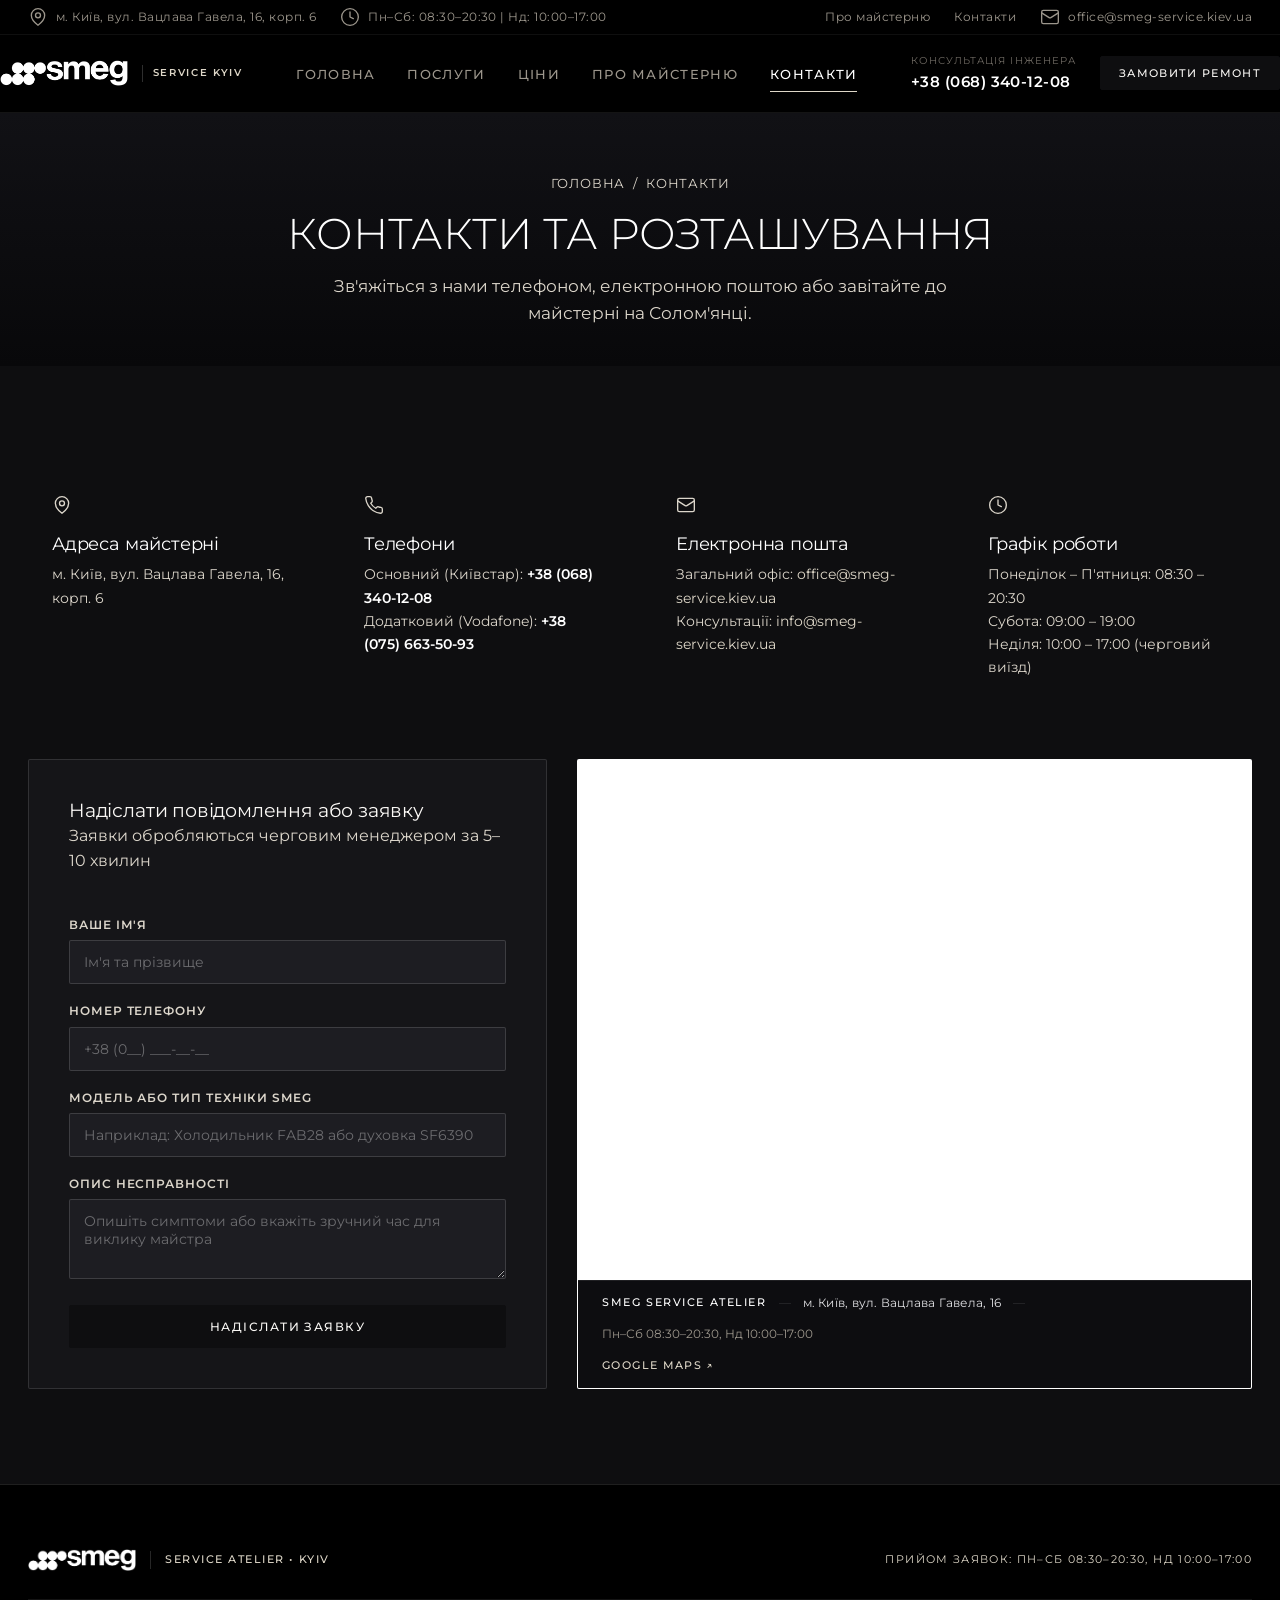
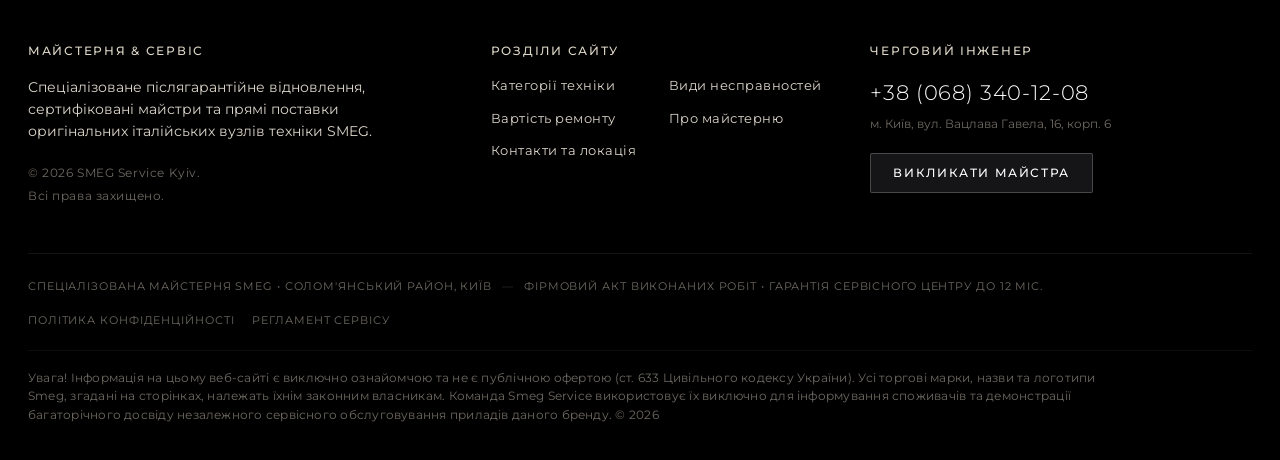
<file: contacts.html>
<!DOCTYPE html>
<html lang="uk">
<head>
  <meta charset="UTF-8">
  <meta name="viewport" content="width=device-width, initial-scale=1.0">
  <title>Контакти майстерні ремонту SMEG | вул. Вацлава Гавела, 16, корп. 6</title>
  <meta name="description" content="Контакти майстерні з ремонту побутової техніки SMEG у Києві. Адреса: вул. Вацлава Гавела, 16, корп 6. Телефони, графік роботи, форма заявки та мапа проїзду.">
  
  <link rel="stylesheet" href="css/style.css">
  <link rel="stylesheet" href="css/components.css">
</head>
<body>

  <!-- Top bar -->
  <div class="header-topbar">
    <div class="container topbar-wrapper">
      <div class="topbar-info">
        <div class="topbar-item">
          <svg class="svg-icon" viewBox="0 0 24 24" aria-hidden="true">
            <path d="M20 10c0 6-8 12-8 12s-8-6-8-12a8 8 0 0 1 16 0Z" />
            <circle cx="12" cy="10" r="3" />
          </svg>
          <span data-config-address-full>м. Київ, вул. Вацлава Гавела, 16, корп. 6</span>
        </div>
        <div class="topbar-item">
          <svg class="svg-icon" viewBox="0 0 24 24" aria-hidden="true">
            <circle cx="12" cy="12" r="10" />
            <polyline points="12 6 12 12 16 14" />
          </svg>
          <span>Пн–Сб: 08:30–20:30 | Нд: 10:00–17:00</span>
        </div>
      </div>
      <div class="topbar-info">
        <div class="topbar-item">
          <a href="about.html">Про майстерню</a>
        </div>
        <div class="topbar-item">
          <a href="contacts.html">Контакти</a>
        </div>
        <div class="topbar-item">
          <svg class="svg-icon" viewBox="0 0 24 24" aria-hidden="true">
            <rect width="20" height="16" x="2" y="4" rx="2" />
            <path d="m22 7-8.97 5.7a1.94 1.94 0 0 1-2.06 0L2 7" />
          </svg>
          <a href="mailto:office@smeg-service.kiev.ua" data-config-email-office>office@smeg-service.kiev.ua</a>
        </div>
      </div>
    </div>
  </div>

  <!-- Header -->
  <header class="site-header">
    <div class="container header-wrapper">
      <a href="index.html" class="logo" aria-label="SMEG Service Київ Головна">
        <img src="img/logo.png" alt="SMEG" class="header-logo-img">
        <span class="logo-service-badge">Service Kyiv</span>
      </a>

      <nav aria-label="Головна навігація">
        <ul class="nav-menu" id="site-nav-menu">
          <li><a href="index.html" class="nav-link">Головна</a></li>
          <li><a href="services.html" class="nav-link">Послуги</a></li>
          <li><a href="prices.html" class="nav-link">Ціни</a></li>
          <li><a href="about.html" class="nav-link">Про майстерню</a></li>
          <li><a href="contacts.html" class="nav-link active">Контакти</a></li>
        </ul>
      </nav>

      <div class="header-actions">
        <div class="header-phone-box">
          <span class="header-phone-title">Консультація інженера</span>
          <a href="tel:+380683401208" class="header-phone-number" data-config-phone="0">
            +38 (068) 340-12-08
          </a>
        </div>
        <button class="btn btn-primary btn-sm" data-open-modal>
          <span>Замовити ремонт</span>
        </button>
        <button class="mobile-menu-btn" id="mobile-menu-toggle" aria-label="Меню">
          <svg class="svg-icon" viewBox="0 0 24 24" aria-hidden="true"><line x1="4" x2="20" y1="12" y2="12"/><line x1="4" x2="20" y1="6" y2="6"/><line x1="4" x2="20" y1="18" y2="18"/></svg>
        </button>
      </div>
    </div>
  </header>

  <main id="main-content">
  <!-- Page Hero Banner -->
  <div class="page-hero">
    <div class="container">
      <ul class="breadcrumbs">
        <li><a href="index.html">Головна</a></li>
        <li>Контакти</li>
      </ul>
      <h1 class="page-title">Контакти та розташування</h1>
      <p class="page-subtitle">
        Зв'яжіться з нами телефоном, електронною поштою або завітайте до майстерні на Солом'янці.
      </p>
    </div>
  </div>

  <!-- Contact Details Grid -->
  <section class="section">
    <div class="container">
      <div class="contacts-grid">
        <!-- Card 1: Address -->
        <div class="contact-card">
          <div class="service-icon-box" style="margin-bottom: 16px;">
            <svg class="svg-icon" viewBox="0 0 24 24" aria-hidden="true"><path d="M20 10c0 6-8 12-8 12s-8-6-8-12a8 8 0 0 1 16 0Z"/><circle cx="12" cy="10" r="3"/></svg>
          </div>
          <h3 class="contact-card-title">Адреса майстерні</h3>
          <p class="contact-card-desc" data-config-address-full>
            м. Київ, вул. Вацлава Гавела, 16, корп. 6 (Солом'янський район, зуп. трамвая "Героїв Севастополя")
          </p>
        </div>

        <!-- Card 2: Phones -->
        <div class="contact-card">
          <div class="service-icon-box" style="margin-bottom: 16px;">
            <svg class="svg-icon" viewBox="0 0 24 24" aria-hidden="true"><path d="M22 16.92v3a2 2 0 0 1-2.18 2 19.79 19.79 0 0 1-8.63-3.07 19.5 19.5 0 0 1-6-6 19.79 19.79 0 0 1-3.07-8.67A2 2 0 0 1 4.11 2h3a2 2 0 0 1 2 1.72 12.84 12.84 0 0 0 .7 2.81 2 2 0 0 1-.45 2.11L8.09 9.91a16 16 0 0 0 6 6l1.27-1.27a2 2 0 0 1 2.11-.45 12.84 12.84 0 0 0 2.81.7A2 2 0 0 1 22 16.92z"/></svg>
          </div>
          <h3 class="contact-card-title">Телефони</h3>
          <p class="contact-card-desc">
            Основний (Київстар): <a href="tel:+380683401208" style="color: #ffffff; font-weight: 600;" data-config-phone="0">+38 (068) 340-12-08</a><br>
            Додатковий (Vodafone): <a href="tel:+380756635093" style="color: #ffffff; font-weight: 600;" data-config-phone="1">+38 (075) 663-50-93</a>
          </p>
        </div>

        <!-- Card 3: Email & Support -->
        <div class="contact-card">
          <div class="service-icon-box" style="margin-bottom: 16px;">
            <svg class="svg-icon" viewBox="0 0 24 24" aria-hidden="true"><rect width="20" height="16" x="2" y="4" rx="2"/><path d="m22 7-8.97 5.7a1.94 1.94 0 0 1-2.06 0L2 7"/></svg>
          </div>
          <h3 class="contact-card-title">Електронна пошта</h3>
          <p class="contact-card-desc">
            Загальний офіс: <a href="mailto:office@smeg-service.kiev.ua" style="color: var(--color-sand-muted, #C6A87C);" data-config-email-office>office@smeg-service.kiev.ua</a><br>
            Консультації: <a href="mailto:info@smeg-service.kiev.ua" style="color: var(--color-sand-muted, #C6A87C);" data-config-email-info>info@smeg-service.kiev.ua</a>
          </p>
        </div>

        <!-- Card 4: Working hours -->
        <div class="contact-card">
          <div class="service-icon-box" style="margin-bottom: 16px;">
            <svg class="svg-icon" viewBox="0 0 24 24" aria-hidden="true"><circle cx="12" cy="12" r="10"/><polyline points="12 6 12 12 16 14"/></svg>
          </div>
          <h3 class="contact-card-title">Графік роботи</h3>
          <p class="contact-card-desc">
            Понеділок – П'ятниця: 08:30 – 20:30<br>
            Субота: 09:00 – 19:00<br>
            Неділя: 10:00 – 17:00 (черговий виїзд)
          </p>
        </div>
      </div>

      <!-- Map & Full Contact Form -->
      <div class="location-wrapper">
        <div class="location-info">
          <div class="card-header" style="text-align: left; margin-bottom: 18px;">
            <h3 class="card-title">Надіслати повідомлення або заявку</h3>
            <p class="card-subtitle">Заявки обробляються черговим менеджером за 5–10 хвилин</p>
          </div>

          <form class="ajax-repair-form">
            <input type="text" name="website_hp" style="display:none !important;" tabindex="-1" autocomplete="off">
            <input type="hidden" name="source" value="Сторінка Контакти (Головна форма)">

            <div class="form-group">
              <label class="form-label" for="cnt-name">Ваше ім'я</label>
              <input type="text" id="cnt-name" name="name" class="form-control" placeholder="Ім'я та прізвище" required>
            </div>

            <div class="form-group">
              <label class="form-label" for="cnt-phone">Номер телефону</label>
              <input type="tel" id="cnt-phone" name="phone" class="form-control" placeholder="+38 (0__) ___-__-__" required>
            </div>

            <div class="form-group">
              <label class="form-label" for="cnt-device">Модель або тип техніки SMEG</label>
              <input type="text" id="cnt-device" name="device" class="form-control" placeholder="Наприклад: Холодильник FAB28 або духовка SF6390">
            </div>

            <div class="form-group">
              <label class="form-label" for="cnt-message">Опис несправності</label>
              <textarea id="cnt-message" name="message" class="form-control" rows="3" placeholder="Опишіть симптоми або вкажіть зручний час для виклику майстра"></textarea>
            </div>

            <button type="submit" class="btn btn-primary" style="width: 100%;">
              <span>Надіслати заявку</span>
            </button>
          </form>
        </div>

        <div class="map-container">
          <iframe 
            src="https://maps.google.com/maps?q=%D0%B1%D1%83%D0%BB%D1%8C%D0%B2%D0%B0%D1%80+%D0%92%D0%B0%D1%86%D0%BB%D0%B0%D0%B2%D0%B0+%D0%93%D0%B0%D0%B2%D0%B5%D0%BB%D0%B0,+16,+%D0%9A%D0%B8%D1%97%D0%B2&t=&z=15&ie=UTF8&iwloc=&output=embed" 
            loading="lazy" 
            allowfullscreen="" 
            referrerpolicy="no-referrer-when-downgrade" 
            title="SMEG Service Kyiv Map">
          </iframe>
          <div class="map-minimal-strip">
            <div class="map-minimal-row">
              <span class="map-minimal-name">SMEG SERVICE ATELIER</span>
              <span class="map-minimal-sep">—</span>
              <span class="map-minimal-address">м. Київ, вул. Вацлава Гавела, 16</span>
              <span class="map-minimal-sep">—</span>
              <span class="map-minimal-hours">Пн–Сб 08:30–20:30, Нд 10:00–17:00</span>
            </div>
            <a href="https://maps.google.com/?q=50.43685,30.41369" target="_blank" rel="noopener" class="map-minimal-link">
              <span>Google Maps ↗</span>
            </a>
          </div>
        </div>
      </div>
    </div>
  </section>

  </main>

  <!-- Architectural Atelier Footer -->
  <footer class="site-footer">
    <div class="container">
      <!-- Top Brand Row with subtle hairlines -->
      <div class="atelier-footer-top">
        <div class="atelier-footer-logo-wrap">
          <img src="img/logo.png" alt="SMEG" class="footer-logo-img">
          <span class="atelier-footer-brand-tag">SERVICE ATELIER • KYIV</span>
        </div>
        <div class="atelier-footer-status">
          <span>Прийом заявок: Пн–Сб 08:30–20:30, Нд 10:00–17:00</span>
        </div>
      </div>

      <!-- Main 3-Column Architectural Grid -->
      <div class="atelier-footer-grid">
        <!-- Left: Brand & Copyright -->
        <div class="atelier-footer-col atelier-footer-brand-col">
          <h4 class="atelier-footer-kicker">МАЙСТЕРНЯ & СЕРВІС</h4>
          <p class="atelier-footer-text">
            Спеціалізоване післягарантійне відновлення, сертифіковані майстри та прямі поставки оригінальних італійських вузлів техніки SMEG.
          </p>
          <div class="atelier-footer-meta">
            <span>© 2026 SMEG Service Kyiv.</span>
            <span>Всі права захищено.</span>
          </div>
        </div>

        <!-- Center: Minimalist Section Navigation -->
        <div class="atelier-footer-col atelier-footer-nav-col">
          <h4 class="atelier-footer-kicker">РОЗДІЛИ САЙТУ</h4>
          <nav class="atelier-footer-nav-links" aria-label="Навігація сайту">
            <a href="index.html#services" class="atelier-f-link">Категорії техніки</a>
            <a href="services.html" class="atelier-f-link">Види несправностей</a>
            <a href="prices.html" class="atelier-f-link">Вартість ремонту</a>
            <a href="about.html" class="atelier-f-link">Про майстерню</a>
            <a href="contacts.html" class="atelier-f-link">Контакти та локація</a>
          </nav>
        </div>

        <!-- Right: Contact info & Crisp Rectangular Button -->
        <div class="atelier-footer-col atelier-footer-contact-col">
          <h4 class="atelier-footer-kicker">ЧЕРГОВИЙ ІНЖЕНЕР</h4>
          <div class="atelier-footer-phone-block">
            <a href="tel:+380683401208" class="atelier-footer-phone" data-config-phone="0">+38 (068) 340-12-08</a>
            <div class="atelier-footer-address-note" data-config-address-full>м. Київ, вул. Вацлава Гавела, 16, корп. 6</div>
          </div>
          <button class="btn btn-atelier-footer" data-open-modal>
            <span>ВИКЛИКАТИ МАЙСТРА</span>
          </button>
        </div>
      </div>

      <!-- Bottom Hairline Meta Row -->
      <div class="atelier-footer-bottom-strip">
        <div class="atelier-footer-bottom-details">
          <span>Спеціалізована майстерня SMEG • Солом'янський район, Київ</span>
          <span class="atelier-footer-sep">—</span>
          <span>Фірмовий акт виконаних робіт • Гарантія сервісного центру до 12 міс.</span>
        </div>
        <div class="atelier-footer-legal-links">
          <a href="#">Політика конфіденційності</a>
          <a href="#">Регламент сервісу</a>
        </div>
      </div>

      <!-- Legal Disclaimer -->
      <div class="atelier-footer-disclaimer">
        <p>Увага! Інформація на цьому веб-сайті є виключно ознайомчою та не є публічною офертою (ст. 633 Цивільного кодексу України). Усі торгові марки, назви та логотипи Smeg, згадані на сторінках, належать їхнім законним власникам. Команда Smeg Service використовує їх виключно для інформування споживачів та демонстрації багаторічного досвіду незалежного сервісного обслуговування приладів даного бренду. © 2026</p>
      </div>
    </div>
  </footer>

  <!-- Minimalist Atelier Scroll-To-Top -->
  <button class="atelier-scroll-top" id="scroll-to-top-btn" aria-label="Повернутися на початок сторінки">
    <span class="scroll-top-arrow">↑</span>
    <span class="scroll-top-text">НАВЕРХ</span>
    <span class="scroll-top-line"></span>
  </button>

  <!-- Modal -->
  <div class="modal-overlay" id="quick-order-modal">
    <div class="modal-card">
      <button class="modal-close" data-close-modal aria-label="Закрити">
        <svg class="svg-icon" viewBox="0 0 24 24" aria-hidden="true"><line x1="18" x2="6" y1="6" y2="18"/><line x1="6" x2="18" y1="6" y2="18"/></svg>
      </button>
      <div class="card-header">
        <h3 class="card-title">Виклик майстра SMEG</h3>
        <p class="card-subtitle">Вкажіть дані — черговий інженер зв'яжеться з вами</p>
      </div>
      <form class="ajax-repair-form">
        <input type="text" name="website_hp" style="display:none !important;" tabindex="-1" autocomplete="off">
        <input type="hidden" name="source" value="Сторінка Контакти (Модальне вікно)">
        <div class="form-group">
          <label class="form-label">Ваше ім'я</label>
          <input type="text" name="name" class="form-control" placeholder="Іван" required>
        </div>
        <div class="form-group">
          <label class="form-label">Номер телефону</label>
          <input type="tel" name="phone" class="form-control" placeholder="+38 (0__) ___-__-__" required>
        </div>
        <button type="submit" class="btn btn-primary" style="width: 100%;">Викликати майстра</button>
      </form>
    </div>
  </div>



  <script src="js/config.js"></script>
  <script src="js/main.js"></script>
</body>
</html>
</file>
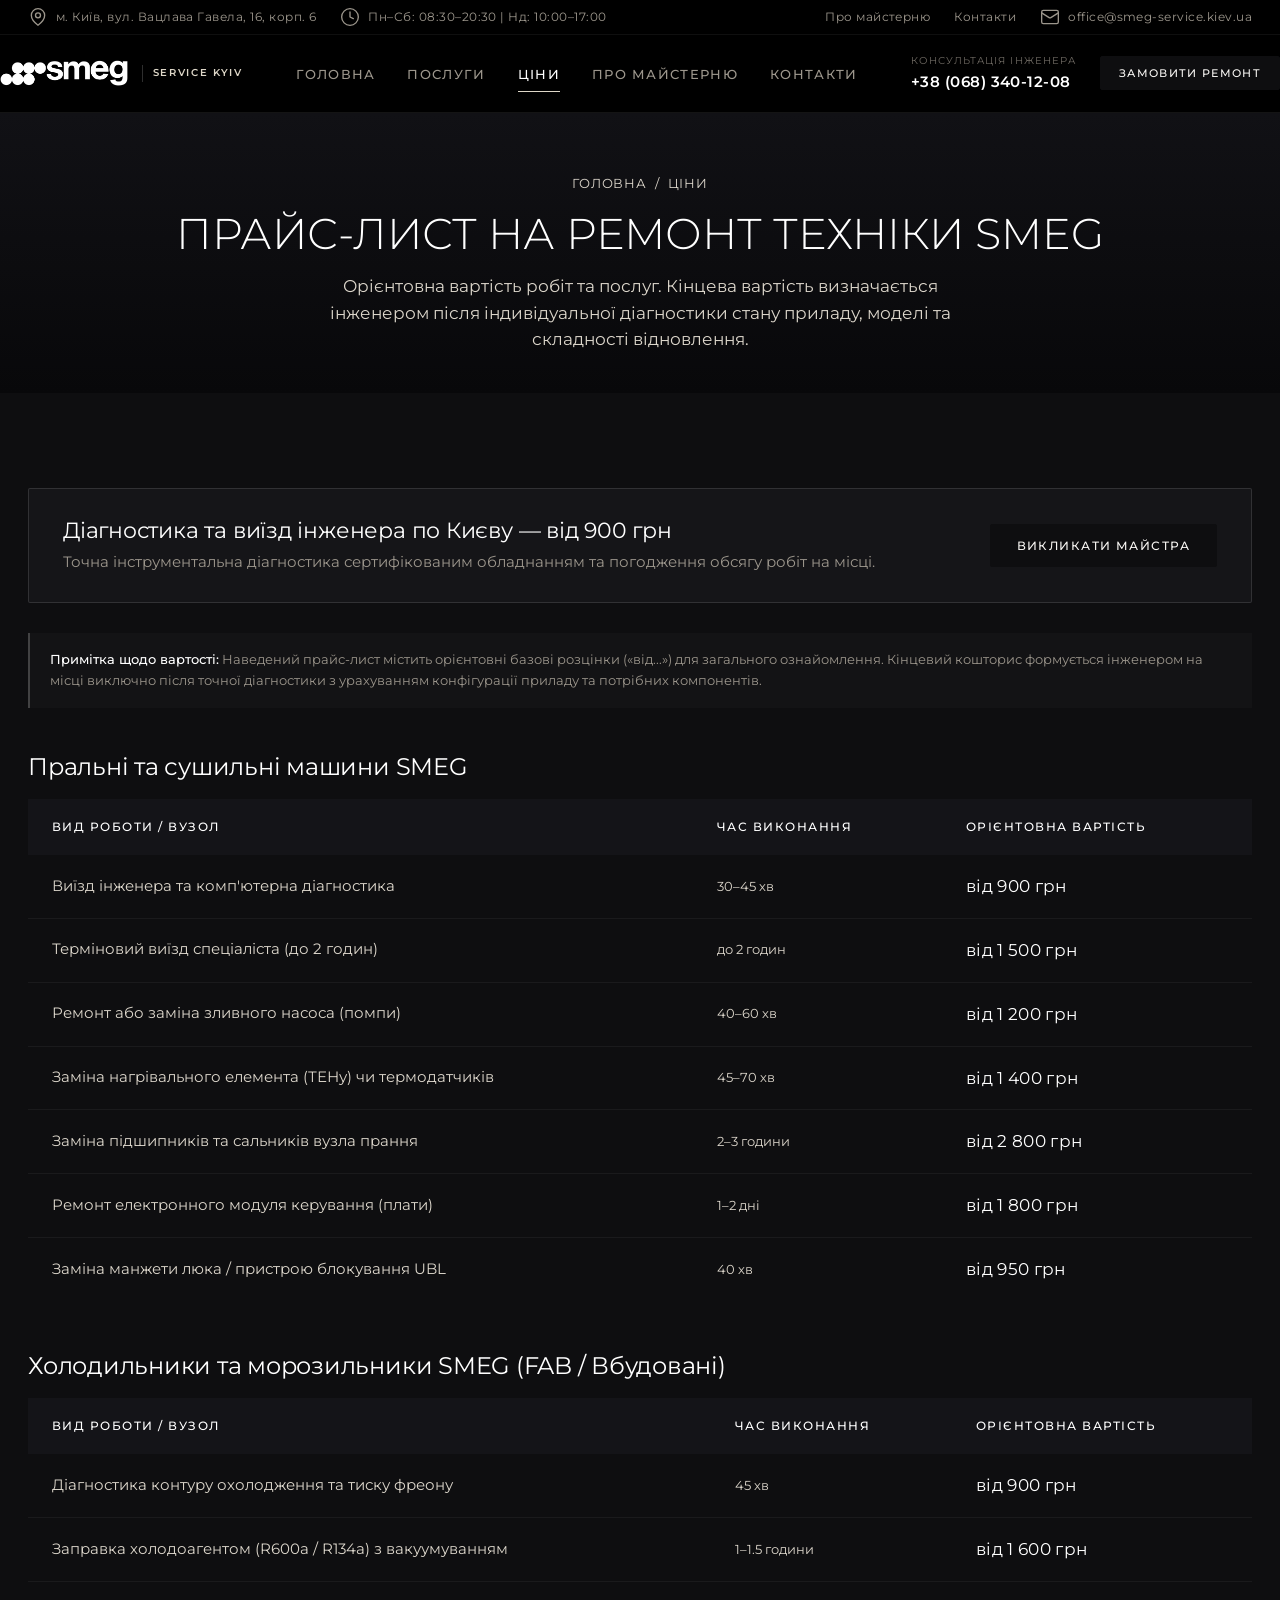
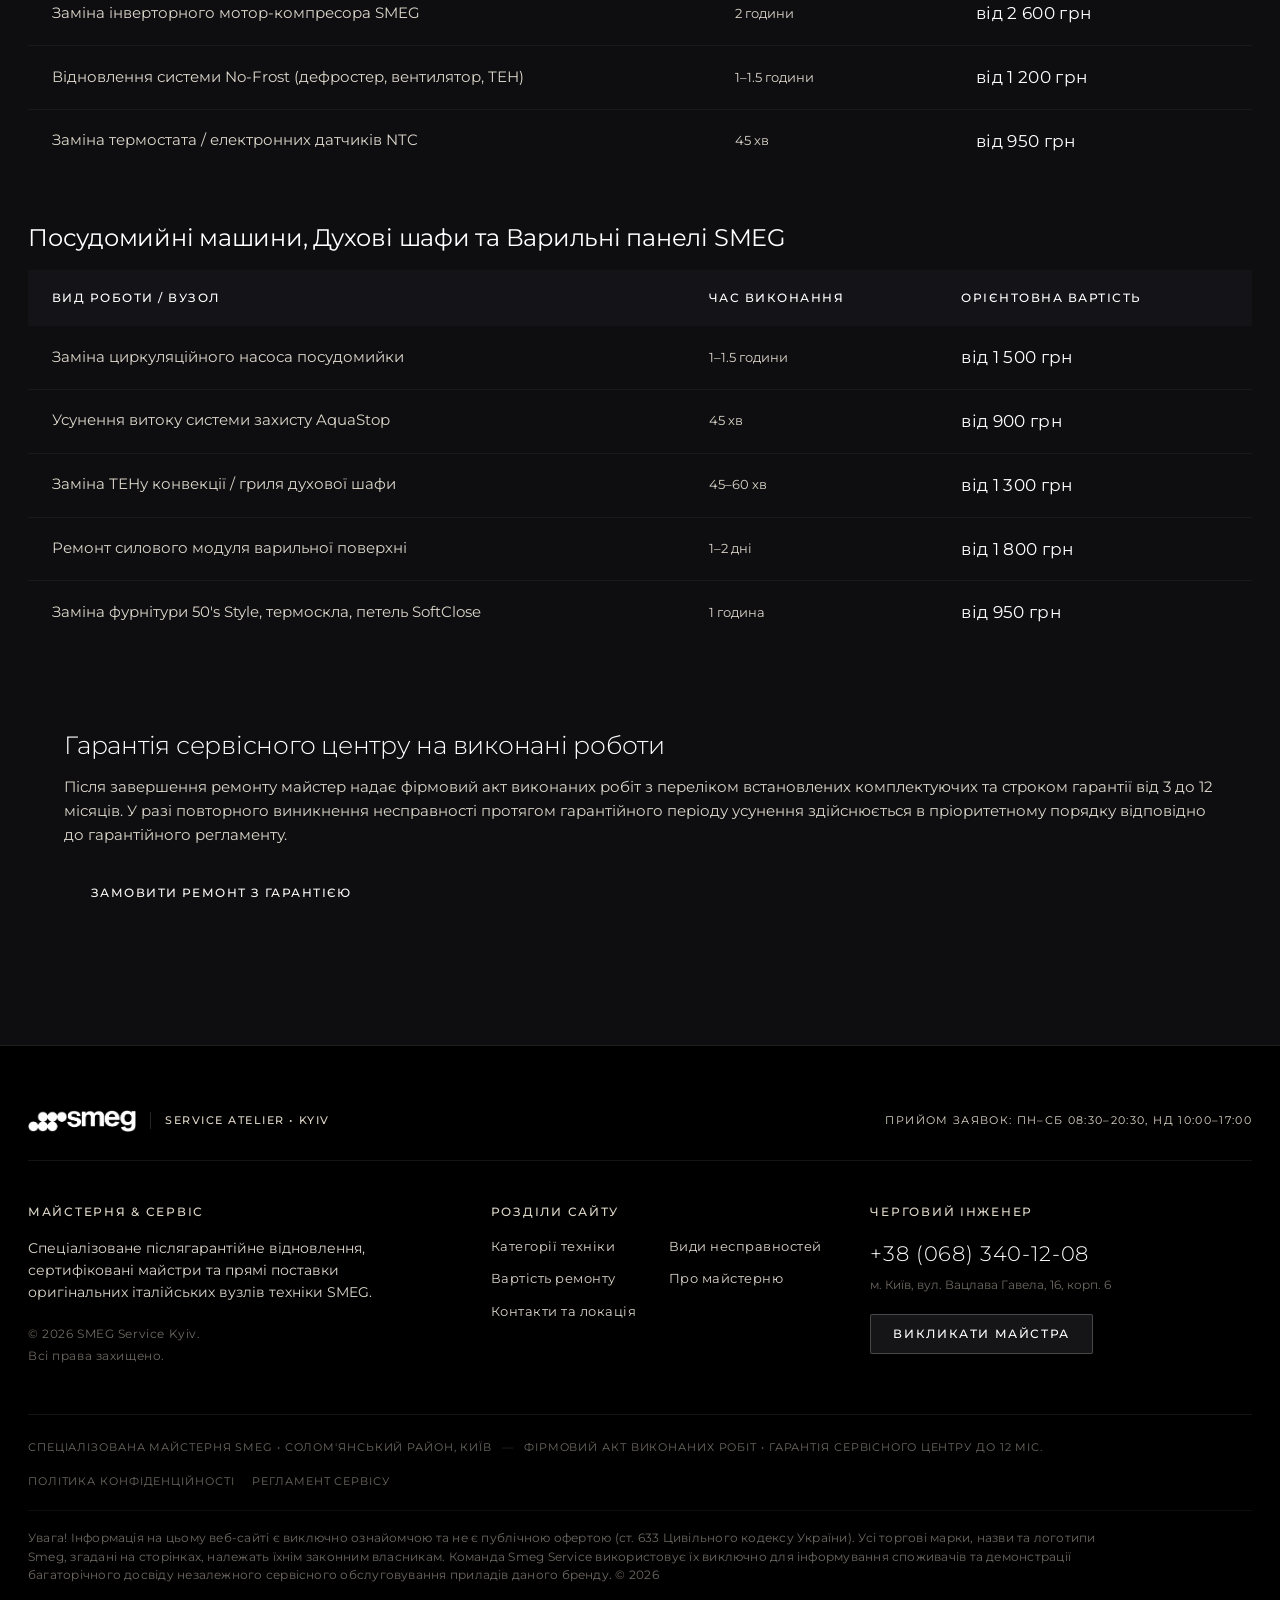
<file: prices.html>
<!DOCTYPE html>
<html lang="uk">
<head>
  <meta charset="UTF-8">
  <meta name="viewport" content="width=device-width, initial-scale=1.0">
  <title>Ціни на ремонт побутової техніки SMEG у Києві | Прайс-лист</title>
  <meta name="description" content="Прайс-лист на ремонт техніки SMEG у Києві. Прозорі ціни на діагностику, заміну деталей, ремонт пральних машин, холодильників FAB та духовок. Гарантія сервісного центру до 12 міс.">
  
  <link rel="stylesheet" href="css/style.css">
  <link rel="stylesheet" href="css/components.css">
</head>
<body>

  <!-- Top bar -->
  <div class="header-topbar">
    <div class="container topbar-wrapper">
      <div class="topbar-info">
        <div class="topbar-item">
          <svg class="svg-icon" viewBox="0 0 24 24" aria-hidden="true">
            <path d="M20 10c0 6-8 12-8 12s-8-6-8-12a8 8 0 0 1 16 0Z" />
            <circle cx="12" cy="10" r="3" />
          </svg>
          <span data-config-address-full>м. Київ, вул. Вацлава Гавела, 16, корп. 6</span>
        </div>
        <div class="topbar-item">
          <svg class="svg-icon" viewBox="0 0 24 24" aria-hidden="true">
            <circle cx="12" cy="12" r="10" />
            <polyline points="12 6 12 12 16 14" />
          </svg>
          <span>Пн–Сб: 08:30–20:30 | Нд: 10:00–17:00</span>
        </div>
      </div>
      <div class="topbar-info">
        <div class="topbar-item">
          <a href="about.html">Про майстерню</a>
        </div>
        <div class="topbar-item">
          <a href="contacts.html">Контакти</a>
        </div>
        <div class="topbar-item">
          <svg class="svg-icon" viewBox="0 0 24 24" aria-hidden="true">
            <rect width="20" height="16" x="2" y="4" rx="2" />
            <path d="m22 7-8.97 5.7a1.94 1.94 0 0 1-2.06 0L2 7" />
          </svg>
          <a href="mailto:office@smeg-service.kiev.ua" data-config-email-office>office@smeg-service.kiev.ua</a>
        </div>
      </div>
    </div>
  </div>

  <!-- Header -->
  <header class="site-header">
    <div class="container header-wrapper">
      <a href="index.html" class="logo" aria-label="SMEG Service Київ Головна">
        <img src="img/logo.png" alt="SMEG" class="header-logo-img">
        <span class="logo-service-badge">Service Kyiv</span>
      </a>

      <nav aria-label="Головна навігація">
        <ul class="nav-menu" id="site-nav-menu">
          <li><a href="index.html" class="nav-link">Головна</a></li>
          <li><a href="services.html" class="nav-link">Послуги</a></li>
          <li><a href="prices.html" class="nav-link active">Ціни</a></li>
          <li><a href="about.html" class="nav-link">Про майстерню</a></li>
          <li><a href="contacts.html" class="nav-link">Контакти</a></li>
        </ul>
      </nav>

      <div class="header-actions">
        <div class="header-phone-box">
          <span class="header-phone-title">Консультація інженера</span>
          <a href="tel:+380683401208" class="header-phone-number" data-config-phone="0">
            +38 (068) 340-12-08
          </a>
        </div>
        <button class="btn btn-primary btn-sm" data-open-modal>
          <span>Замовити ремонт</span>
        </button>
        <button class="mobile-menu-btn" id="mobile-menu-toggle" aria-label="Меню">
          <svg class="svg-icon" viewBox="0 0 24 24" aria-hidden="true"><line x1="4" x2="20" y1="12" y2="12"/><line x1="4" x2="20" y1="6" y2="6"/><line x1="4" x2="20" y1="18" y2="18"/></svg>
        </button>
      </div>
    </div>
  </header>

  <main id="main-content">
  <!-- Page Hero Banner -->
  <div class="page-hero">
    <div class="container">
      <ul class="breadcrumbs">
        <li><a href="index.html">Головна</a></li>
        <li>Ціни</li>
      </ul>
      <h1 class="page-title">Прайс-лист на ремонт техніки SMEG</h1>
      <p class="page-subtitle">
        Орієнтовна вартість робіт та послуг. Кінцева вартість визначається інженером після індивідуальної діагностики стану приладу, моделі та складності відновлення.
      </p>
    </div>
  </div>

  <!-- Pricing Content -->
  <section class="section">
    <div class="container">

      <!-- Diagnostics Info Banner -->
      <div style="background: #151518; border: 1px solid rgba(255,255,255,0.12); border-radius: var(--radius-xs); padding: 28px 34px; margin-bottom: 30px; display: flex; align-items: center; justify-content: space-between; flex-wrap: wrap; gap: 20px;">
        <div>
          <h3 style="font-size: 1.35rem; margin-bottom: 6px; color: #ffffff;">Діагностика та виїзд інженера по Києву — від 900 грн</h3>
          <p style="color: var(--text-light-muted); font-size: 0.94rem; margin: 0;">
            Точна інструментальна діагностика сертифікованим обладнанням та погодження обсягу робіт на місці.
          </p>
        </div>
        <button class="btn btn-primary" data-open-modal>Викликати майстра</button>
      </div>

      <!-- SEO Advisory Notice -->
      <div style="background: rgba(255, 255, 255, 0.02); border-left: 2px solid rgba(255, 255, 255, 0.2); padding: 16px 20px; margin-bottom: 44px; font-size: 0.84rem; color: var(--text-light-muted); line-height: 1.6;">
        <strong style="color: #ffffff; font-weight: 500;">Примітка щодо вартості:</strong> Наведений прайс-лист містить орієнтовні базові розцінки («від...») для загального ознайомлення. Кінцевий кошторис формується інженером на місці виключно після точної діагностики з урахуванням конфігурації приладу та потрібних компонентів.
      </div>

      <!-- 1. Washing Machines -->
      <div class="pricing-category">
        <h2 style="font-size: 1.5rem; margin-bottom: 18px; color: #ffffff;">Пральні та сушильні машини SMEG</h2>
        <div class="pricing-table-wrapper">
          <table class="pricing-table">
            <thead>
              <tr>
                <th>Вид роботи / Вузол</th>
                <th>Час виконання</th>
                <th>Орієнтовна вартість</th>
              </tr>
            </thead>
            <tbody>
              <tr>
                <td>Виїзд інженера та комп'ютерна діагностика</td>
                <td><span class="price-time">30–45 хв</span></td>
                <td><strong class="price-tag">від 900 грн</strong></td>
              </tr>
              <tr>
                <td>Терміновий виїзд спеціаліста (до 2 годин)</td>
                <td><span class="price-time">до 2 годин</span></td>
                <td><strong class="price-tag">від 1 500 грн</strong></td>
              </tr>
              <tr>
                <td>Ремонт або заміна зливного насоса (помпи)</td>
                <td><span class="price-time">40–60 хв</span></td>
                <td><strong class="price-tag">від 1 200 грн</strong></td>
              </tr>
              <tr>
                <td>Заміна нагрівального елемента (ТЕНу) чи термодатчиків</td>
                <td><span class="price-time">45–70 хв</span></td>
                <td><strong class="price-tag">від 1 400 грн</strong></td>
              </tr>
              <tr>
                <td>Заміна підшипників та сальників вузла прання</td>
                <td><span class="price-time">2–3 години</span></td>
                <td><strong class="price-tag">від 2 800 грн</strong></td>
              </tr>
              <tr>
                <td>Ремонт електронного модуля керування (плати)</td>
                <td><span class="price-time">1–2 дні</span></td>
                <td><strong class="price-tag">від 1 800 грн</strong></td>
              </tr>
              <tr>
                <td>Заміна манжети люка / пристрою блокування UBL</td>
                <td><span class="price-time">40 хв</span></td>
                <td><strong class="price-tag">від 950 грн</strong></td>
              </tr>
            </tbody>
          </table>
        </div>
      </div>

      <!-- 2. Refrigerators FAB -->
      <div class="pricing-category">
        <h2 style="font-size: 1.5rem; margin-bottom: 18px; color: #ffffff;">Холодильники та морозильники SMEG (FAB / Вбудовані)</h2>
        <div class="pricing-table-wrapper">
          <table class="pricing-table">
            <thead>
              <tr>
                <th>Вид роботи / Вузол</th>
                <th>Час виконання</th>
                <th>Орієнтовна вартість</th>
              </tr>
            </thead>
            <tbody>
              <tr>
                <td>Діагностика контуру охолодження та тиску фреону</td>
                <td><span class="price-time">45 хв</span></td>
                <td><strong class="price-tag">від 900 грн</strong></td>
              </tr>
              <tr>
                <td>Заправка холодоагентом (R600a / R134a) з вакуумуванням</td>
                <td><span class="price-time">1–1.5 години</span></td>
                <td><strong class="price-tag">від 1 600 грн</strong></td>
              </tr>
              <tr>
                <td>Заміна інверторного мотор-компресора SMEG</td>
                <td><span class="price-time">2 години</span></td>
                <td><strong class="price-tag">від 2 600 грн</strong></td>
              </tr>
              <tr>
                <td>Відновлення системи No-Frost (дефростер, вентилятор, ТЕН)</td>
                <td><span class="price-time">1–1.5 години</span></td>
                <td><strong class="price-tag">від 1 200 грн</strong></td>
              </tr>
              <tr>
                <td>Заміна термостата / електронних датчиків NTC</td>
                <td><span class="price-time">45 хв</span></td>
                <td><strong class="price-tag">від 950 грн</strong></td>
              </tr>
            </tbody>
          </table>
        </div>
      </div>

      <!-- 3. Dishwashers & Ovens -->
      <div class="pricing-category">
        <h2 style="font-size: 1.5rem; margin-bottom: 18px; color: #ffffff;">Посудомийні машини, Духові шафи та Варильні панелі SMEG</h2>
        <div class="pricing-table-wrapper">
          <table class="pricing-table">
            <thead>
              <tr>
                <th>Вид роботи / Вузол</th>
                <th>Час виконання</th>
                <th>Орієнтовна вартість</th>
              </tr>
            </thead>
            <tbody>
              <tr>
                <td>Заміна циркуляційного насоса посудомийки</td>
                <td><span class="price-time">1–1.5 години</span></td>
                <td><strong class="price-tag">від 1 500 грн</strong></td>
              </tr>
              <tr>
                <td>Усунення витоку системи захисту AquaStop</td>
                <td><span class="price-time">45 хв</span></td>
                <td><strong class="price-tag">від 900 грн</strong></td>
              </tr>
              <tr>
                <td>Заміна ТЕНу конвекції / гриля духової шафи</td>
                <td><span class="price-time">45–60 хв</span></td>
                <td><strong class="price-tag">від 1 300 грн</strong></td>
              </tr>
              <tr>
                <td>Ремонт силового модуля варильної поверхні</td>
                <td><span class="price-time">1–2 дні</span></td>
                <td><strong class="price-tag">від 1 800 грн</strong></td>
              </tr>
              <tr>
                <td>Заміна фурнітури 50's Style, термоскла, петель SoftClose</td>
                <td><span class="price-time">1 година</span></td>
                <td><strong class="price-tag">від 950 грн</strong></td>
              </tr>
            </tbody>
          </table>
        </div>
      </div>

      <!-- Warranty Section -->
      <div id="warranty" class="warranty-card">
        <h2 class="warranty-title">Гарантія сервісного центру на виконані роботи</h2>
        <p class="warranty-desc">
          Після завершення ремонту майстер надає фірмовий акт виконаних робіт з переліком встановлених комплектуючих та строком гарантії від 3 до 12 місяців. У разі повторного виникнення несправності протягом гарантійного періоду усунення здійснюється в пріоритетному порядку відповідно до гарантійного регламенту.
        </p>
        <button class="btn btn-primary warranty-cta-btn" data-open-modal>Замовити ремонт з гарантією</button>
      </div>

    </div>
  </section>

  </main>

  <!-- Architectural Atelier Footer -->
  <footer class="site-footer">
    <div class="container">
      <!-- Top Brand Row with subtle hairlines -->
      <div class="atelier-footer-top">
        <div class="atelier-footer-logo-wrap">
          <img src="img/logo.png" alt="SMEG" class="footer-logo-img">
          <span class="atelier-footer-brand-tag">SERVICE ATELIER • KYIV</span>
        </div>
        <div class="atelier-footer-status">
          <span>Прийом заявок: Пн–Сб 08:30–20:30, Нд 10:00–17:00</span>
        </div>
      </div>

      <!-- Main 3-Column Architectural Grid -->
      <div class="atelier-footer-grid">
        <!-- Left: Brand & Copyright -->
        <div class="atelier-footer-col atelier-footer-brand-col">
          <h4 class="atelier-footer-kicker">МАЙСТЕРНЯ & СЕРВІС</h4>
          <p class="atelier-footer-text">
            Спеціалізоване післягарантійне відновлення, сертифіковані майстри та прямі поставки оригінальних італійських вузлів техніки SMEG.
          </p>
          <div class="atelier-footer-meta">
            <span>© 2026 SMEG Service Kyiv.</span>
            <span>Всі права захищено.</span>
          </div>
        </div>

        <!-- Center: Minimalist Section Navigation -->
        <div class="atelier-footer-col atelier-footer-nav-col">
          <h4 class="atelier-footer-kicker">РОЗДІЛИ САЙТУ</h4>
          <nav class="atelier-footer-nav-links" aria-label="Навігація сайту">
            <a href="index.html#services" class="atelier-f-link">Категорії техніки</a>
            <a href="services.html" class="atelier-f-link">Види несправностей</a>
            <a href="prices.html" class="atelier-f-link">Вартість ремонту</a>
            <a href="about.html" class="atelier-f-link">Про майстерню</a>
            <a href="contacts.html" class="atelier-f-link">Контакти та локація</a>
          </nav>
        </div>

        <!-- Right: Contact info & Crisp Rectangular Button -->
        <div class="atelier-footer-col atelier-footer-contact-col">
          <h4 class="atelier-footer-kicker">ЧЕРГОВИЙ ІНЖЕНЕР</h4>
          <div class="atelier-footer-phone-block">
            <a href="tel:+380683401208" class="atelier-footer-phone" data-config-phone="0">+38 (068) 340-12-08</a>
            <div class="atelier-footer-address-note" data-config-address-full>м. Київ, вул. Вацлава Гавела, 16, корп. 6</div>
          </div>
          <button class="btn btn-atelier-footer" data-open-modal>
            <span>ВИКЛИКАТИ МАЙСТРА</span>
          </button>
        </div>
      </div>

      <!-- Bottom Hairline Meta Row -->
      <div class="atelier-footer-bottom-strip">
        <div class="atelier-footer-bottom-details">
          <span>Спеціалізована майстерня SMEG • Солом'янський район, Київ</span>
          <span class="atelier-footer-sep">—</span>
          <span>Фірмовий акт виконаних робіт • Гарантія сервісного центру до 12 міс.</span>
        </div>
        <div class="atelier-footer-legal-links">
          <a href="#">Політика конфіденційності</a>
          <a href="#">Регламент сервісу</a>
        </div>
      </div>

      <!-- Legal Disclaimer -->
      <div class="atelier-footer-disclaimer">
        <p>Увага! Інформація на цьому веб-сайті є виключно ознайомчою та не є публічною офертою (ст. 633 Цивільного кодексу України). Усі торгові марки, назви та логотипи Smeg, згадані на сторінках, належать їхнім законним власникам. Команда Smeg Service використовує їх виключно для інформування споживачів та демонстрації багаторічного досвіду незалежного сервісного обслуговування приладів даного бренду. © 2026</p>
      </div>
    </div>
  </footer>

  <!-- Minimalist Atelier Scroll-To-Top -->
  <button class="atelier-scroll-top" id="scroll-to-top-btn" aria-label="Повернутися на початок сторінки">
    <span class="scroll-top-arrow">↑</span>
    <span class="scroll-top-text">НАВЕРХ</span>
    <span class="scroll-top-line"></span>
  </button>

  <!-- Modal -->
  <div class="modal-overlay" id="quick-order-modal">
    <div class="modal-card">
      <button class="modal-close" data-close-modal aria-label="Закрити">
        <svg class="svg-icon" viewBox="0 0 24 24" aria-hidden="true"><line x1="18" x2="6" y1="6" y2="18"/><line x1="6" x2="18" y1="6" y2="18"/></svg>
      </button>
      <div class="card-header">
        <h3 class="card-title">Замовити діагностику та ремонт</h3>
        <p class="card-subtitle">Вкажіть номер — майстер зв'яжеться з вами</p>
      </div>
      <form class="ajax-repair-form">
        <input type="text" name="website_hp" style="display:none !important;" tabindex="-1" autocomplete="off">
        <input type="hidden" name="source" value="Сторінка Ціни">
        <div class="form-group">
          <label class="form-label">Ваше ім'я</label>
          <input type="text" name="name" class="form-control" placeholder="Олександр" required>
        </div>
        <div class="form-group">
          <label class="form-label">Номер телефону</label>
          <input type="tel" name="phone" class="form-control" placeholder="+38 (0__) ___-__-__" required>
        </div>
        <button type="submit" class="btn btn-primary" style="width: 100%;">Підтвердити заявку</button>
      </form>
    </div>
  </div>



  <script src="js/config.js"></script>
  <script src="js/main.js"></script>
</body>
</html>
</file>
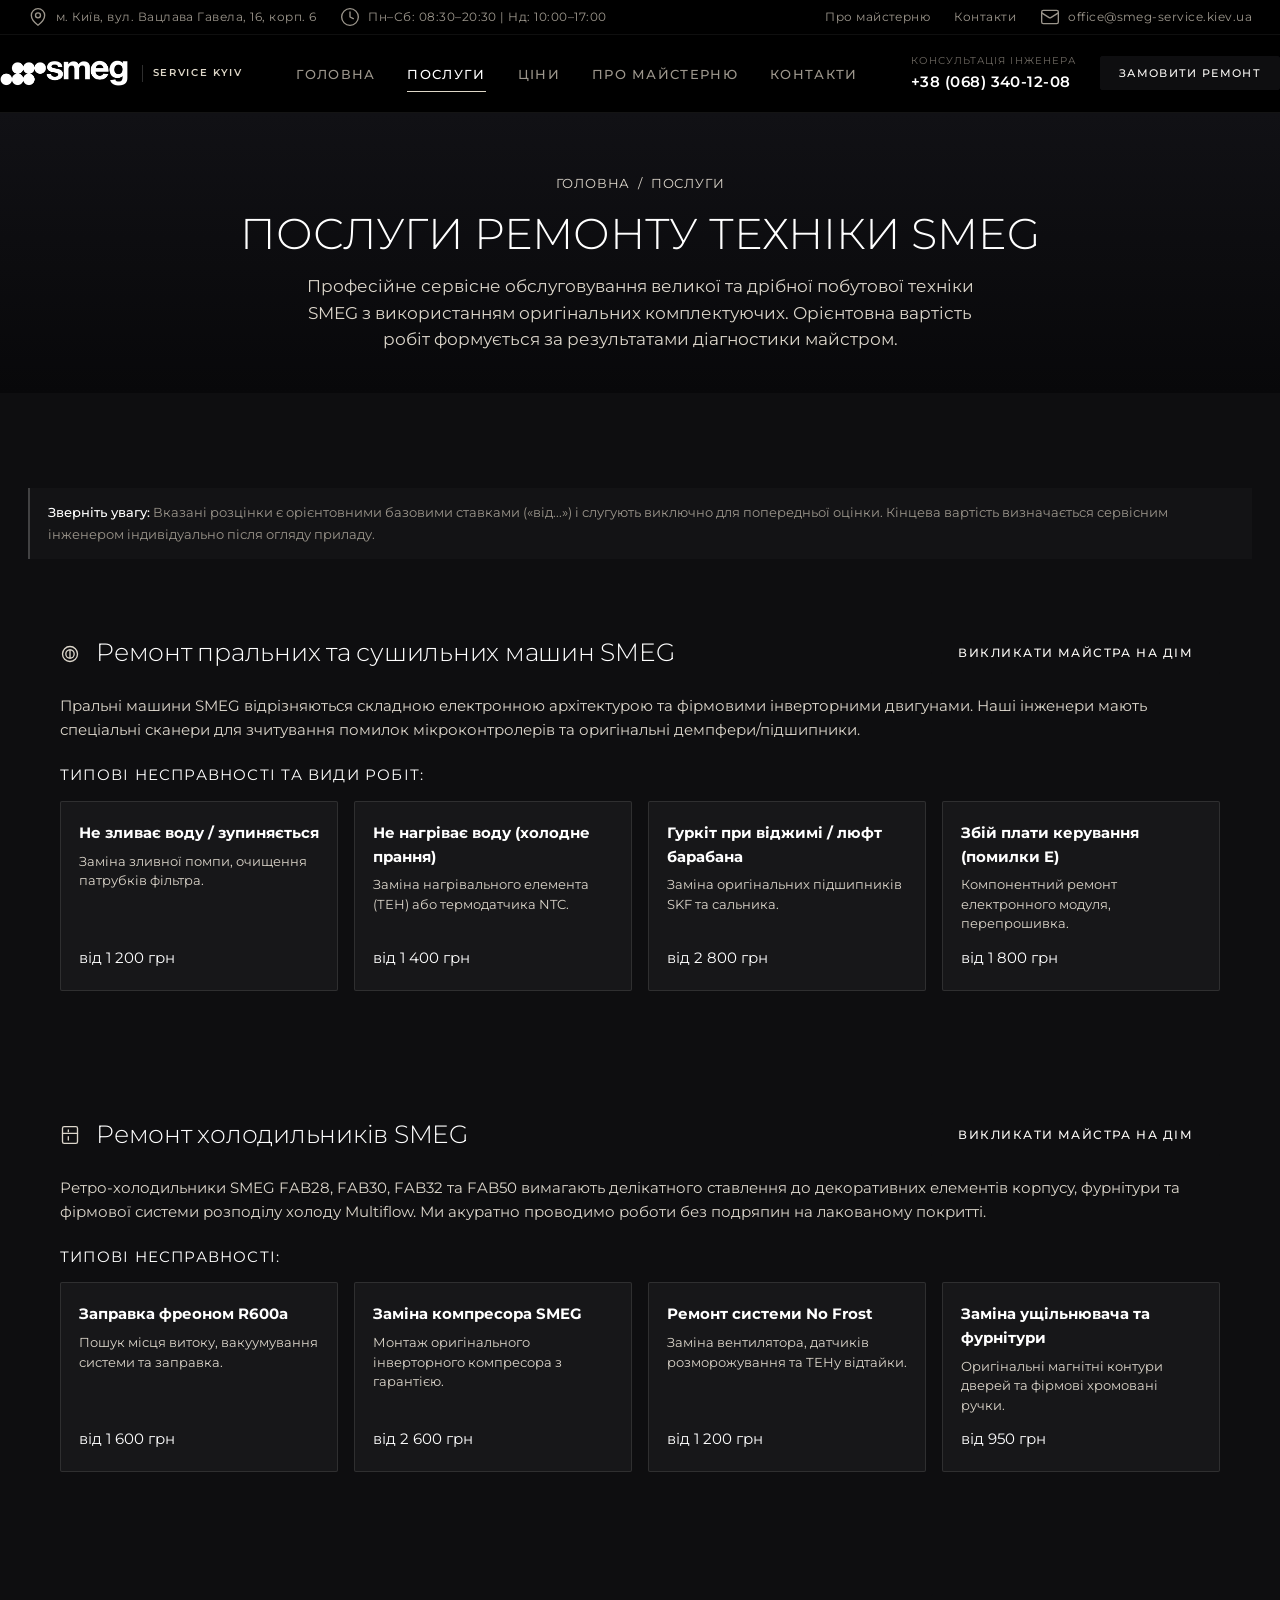
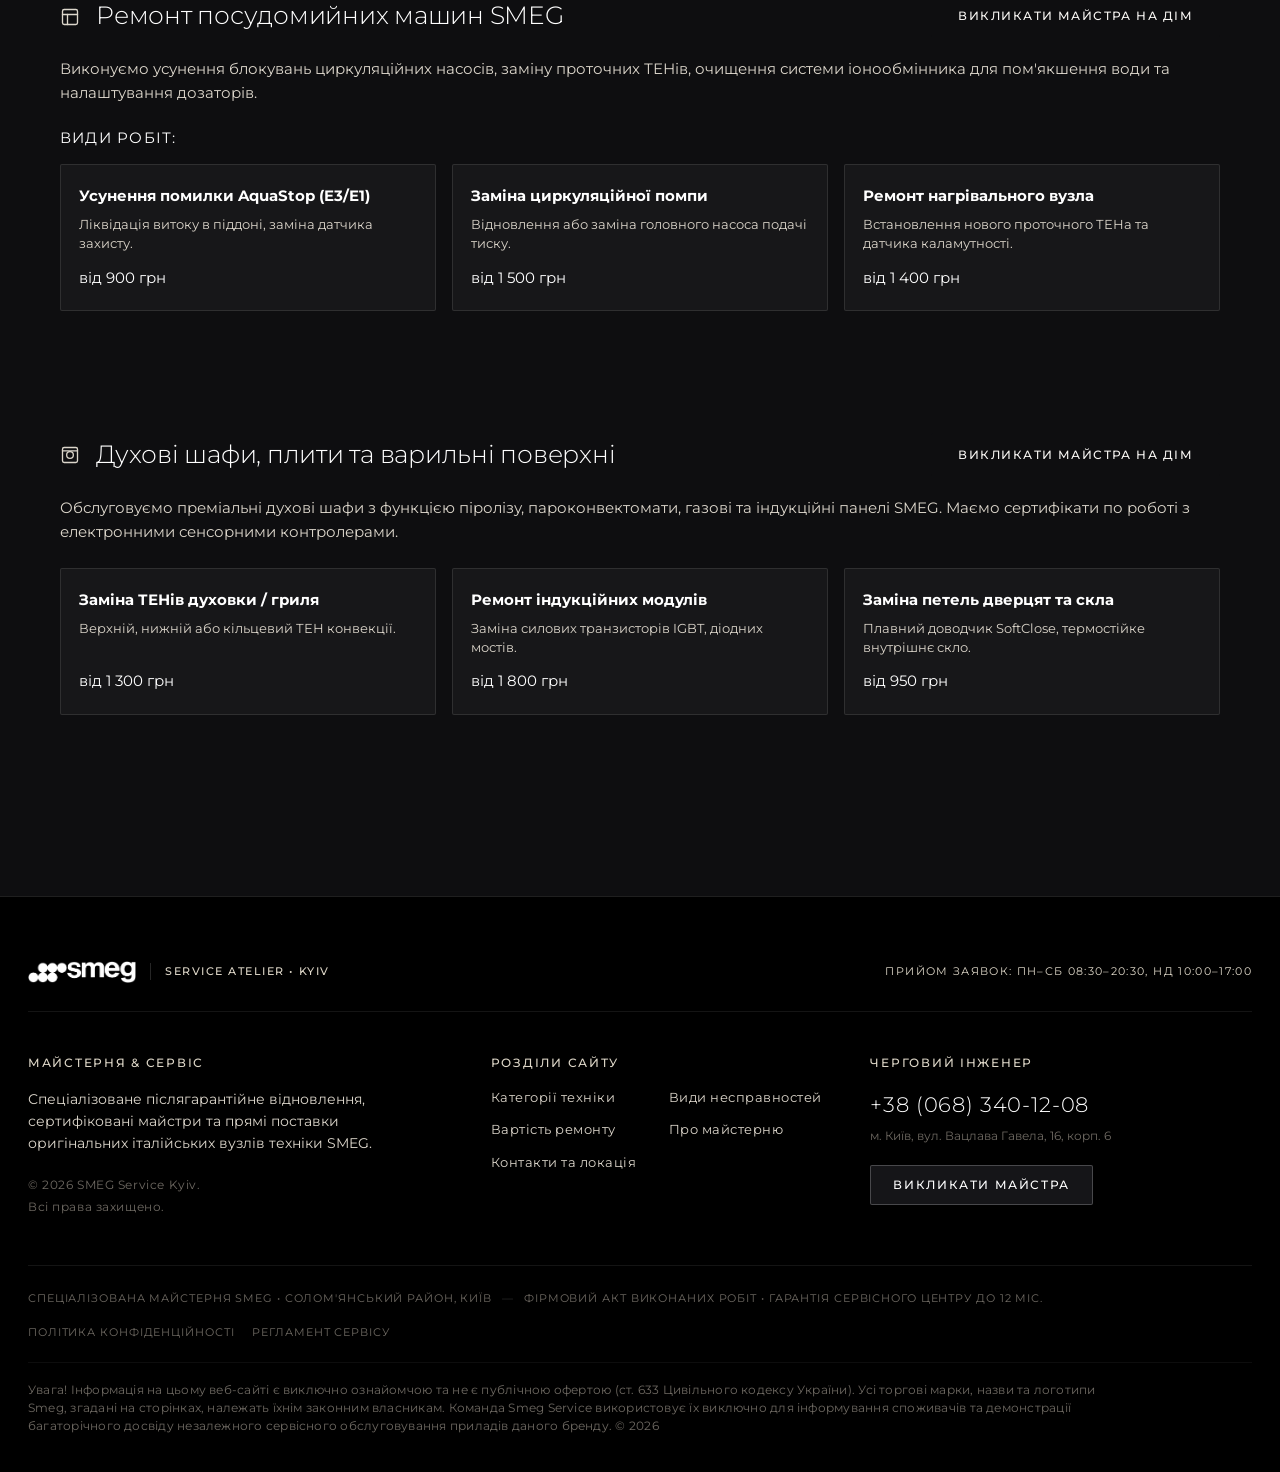
<file: services.html>
<!DOCTYPE html>
<html lang="uk">
<head>
  <meta charset="UTF-8">
  <meta name="viewport" content="width=device-width, initial-scale=1.0">
  <title>Послуги з ремонту побутової техніки SMEG у Києві | Майстерня</title>
  <meta name="description" content="Повний каталог послуг ремонту техніки SMEG: пральні машини, холодильники FAB, посудомийки, духові шафи, варильні панелі, кавомашини. Виїзд по Києву за 45 хв.">
  
  <link rel="stylesheet" href="css/style.css">
  <link rel="stylesheet" href="css/components.css">
</head>
<body>

  <!-- Top bar -->
  <div class="header-topbar">
    <div class="container topbar-wrapper">
      <div class="topbar-info">
        <div class="topbar-item">
          <svg class="svg-icon" viewBox="0 0 24 24" aria-hidden="true">
            <path d="M20 10c0 6-8 12-8 12s-8-6-8-12a8 8 0 0 1 16 0Z" />
            <circle cx="12" cy="10" r="3" />
          </svg>
          <span data-config-address-full>м. Київ, вул. Вацлава Гавела, 16, корп. 6</span>
        </div>
        <div class="topbar-item">
          <svg class="svg-icon" viewBox="0 0 24 24" aria-hidden="true">
            <circle cx="12" cy="12" r="10" />
            <polyline points="12 6 12 12 16 14" />
          </svg>
          <span>Пн–Сб: 08:30–20:30 | Нд: 10:00–17:00</span>
        </div>
      </div>
      <div class="topbar-info">
        <div class="topbar-item">
          <a href="about.html">Про майстерню</a>
        </div>
        <div class="topbar-item">
          <a href="contacts.html">Контакти</a>
        </div>
        <div class="topbar-item">
          <svg class="svg-icon" viewBox="0 0 24 24" aria-hidden="true">
            <rect width="20" height="16" x="2" y="4" rx="2" />
            <path d="m22 7-8.97 5.7a1.94 1.94 0 0 1-2.06 0L2 7" />
          </svg>
          <a href="mailto:office@smeg-service.kiev.ua" data-config-email-office>office@smeg-service.kiev.ua</a>
        </div>
      </div>
    </div>
  </div>

  <!-- Header -->
  <header class="site-header">
    <div class="container header-wrapper">
      <a href="index.html" class="logo" aria-label="SMEG Service Київ Головна">
        <img src="img/logo.png" alt="SMEG" class="header-logo-img">
        <span class="logo-service-badge">Service Kyiv</span>
      </a>

      <nav aria-label="Головна навігація">
        <ul class="nav-menu" id="site-nav-menu">
          <li><a href="index.html" class="nav-link">Головна</a></li>
          <li><a href="services.html" class="nav-link active">Послуги</a></li>
          <li><a href="prices.html" class="nav-link">Ціни</a></li>
          <li><a href="about.html" class="nav-link">Про майстерню</a></li>
          <li><a href="contacts.html" class="nav-link">Контакти</a></li>
        </ul>
      </nav>

      <div class="header-actions">
        <div class="header-phone-box">
          <span class="header-phone-title">Консультація інженера</span>
          <a href="tel:+380683401208" class="header-phone-number" data-config-phone="0">
            +38 (068) 340-12-08
          </a>
        </div>
        <button class="btn btn-primary btn-sm" data-open-modal>
          <span>Замовити ремонт</span>
        </button>
        <button class="mobile-menu-btn" id="mobile-menu-toggle" aria-label="Меню">
          <svg class="svg-icon" viewBox="0 0 24 24" aria-hidden="true"><line x1="4" x2="20" y1="12" y2="12"/><line x1="4" x2="20" y1="6" y2="6"/><line x1="4" x2="20" y1="18" y2="18"/></svg>
        </button>
      </div>
    </div>
  </header>

  <main id="main-content">
  <!-- Page Hero Banner -->
  <div class="page-hero">
    <div class="container">
      <ul class="breadcrumbs">
        <li><a href="index.html">Головна</a></li>
        <li>Послуги</li>
      </ul>
      <h1 class="page-title">Послуги ремонту техніки SMEG</h1>
      <p class="page-subtitle">
        Професійне сервісне обслуговування великої та дрібної побутової техніки SMEG з використанням оригінальних комплектуючих. Орієнтовна вартість робіт формується за результатами діагностики майстром.
      </p>
    </div>
  </div>

  <!-- Detailed Service Sections -->
  <section class="section">
    <div class="container">

      <!-- SEO Advisory Notice -->
      <div style="background: rgba(255, 255, 255, 0.02); border-left: 2px solid rgba(255, 255, 255, 0.2); padding: 14px 18px; margin-bottom: 36px; font-size: 0.84rem; color: var(--text-light-muted); line-height: 1.6;">
        <strong style="color: #ffffff; font-weight: 500;">Зверніть увагу:</strong> Вказані розцінки є орієнтовними базовими ставками («від...») і слугують виключно для попередньої оцінки. Кінцева вартість визначається сервісним інженером індивідуально після огляду приладу.
      </div>

      <!-- 1. Washing Machines -->
      <div class="service-detail-box" id="washing">
        <div class="service-detail-header">
          <div class="service-detail-title-group">
            <div class="service-icon-box">
              <svg class="svg-icon" viewBox="0 0 24 24" aria-hidden="true"><circle cx="12" cy="12" r="9"/><circle cx="12" cy="12" r="5"/><path d="M12 7v10"/></svg>
            </div>
            <div>
              <h2 class="service-detail-heading">Ремонт пральних та сушильних машин SMEG</h2>
            </div>
          </div>
          <button class="btn btn-primary service-detail-cta-btn" data-open-modal>Викликати майстра на дім</button>
        </div>
        <p class="service-detail-text">
          Пральні машини SMEG відрізняються складною електронною архітектурою та фірмовими інверторними двигунами. Наші інженери мають спеціальні сканери для зчитування помилок мікроконтролерів та оригінальні демпфери/підшипники.
        </p>

        <h4 class="service-subitems-title">Типові несправності та види робіт:</h4>
        <div class="service-subitems-grid">
          <div class="service-subitem-card">
            <strong class="service-subitem-name">Не зливає воду / зупиняється</strong>
            <span class="service-subitem-desc">Заміна зливної помпи, очищення патрубків фільтра.</span>
            <div class="service-subitem-price">від 1 200 грн</div>
          </div>
          <div class="service-subitem-card">
            <strong class="service-subitem-name">Не нагріває воду (холодне прання)</strong>
            <span class="service-subitem-desc">Заміна нагрівального елемента (ТЕН) або термодатчика NTC.</span>
            <div class="service-subitem-price">від 1 400 грн</div>
          </div>
          <div class="service-subitem-card">
            <strong class="service-subitem-name">Гуркіт при віджимі / люфт барабана</strong>
            <span class="service-subitem-desc">Заміна оригінальних підшипників SKF та сальника.</span>
            <div class="service-subitem-price">від 2 800 грн</div>
          </div>
          <div class="service-subitem-card">
            <strong class="service-subitem-name">Збій плати керування (помилки E)</strong>
            <span class="service-subitem-desc">Компонентний ремонт електронного модуля, перепрошивка.</span>
            <div class="service-subitem-price">від 1 800 грн</div>
          </div>
        </div>
      </div>

      <!-- 2. Refrigerators -->
      <div class="service-detail-box" id="fridge">
        <div class="service-detail-header">
          <div class="service-detail-title-group">
            <div class="service-icon-box">
              <svg class="svg-icon" viewBox="0 0 24 24" aria-hidden="true"><rect width="18" height="20" x="3" y="2" rx="2"/><path d="M3 10h18"/><path d="M10 6v2"/><path d="M10 14v4"/></svg>
            </div>
            <div>
              <h2 class="service-detail-heading">Ремонт холодильників SMEG</h2>
            </div>
          </div>
          <button class="btn btn-primary service-detail-cta-btn" data-open-modal>Викликати майстра на дім</button>
        </div>
        <p class="service-detail-text">
          Ретро-холодильники SMEG FAB28, FAB30, FAB32 та FAB50 вимагають делікатного ставлення до декоративних елементів корпусу, фурнітури та фірмової системи розподілу холоду Multiflow. Ми акуратно проводимо роботи без подряпин на лакованому покритті.
        </p>

        <h4 class="service-subitems-title">Типові несправності:</h4>
        <div class="service-subitems-grid">
          <div class="service-subitem-card">
            <strong class="service-subitem-name">Заправка фреоном R600a</strong>
            <span class="service-subitem-desc">Пошук місця витоку, вакуумування системи та заправка.</span>
            <div class="service-subitem-price">від 1 600 грн</div>
          </div>
          <div class="service-subitem-card">
            <strong class="service-subitem-name">Заміна компресора SMEG</strong>
            <span class="service-subitem-desc">Монтаж оригінального інверторного компресора з гарантією.</span>
            <div class="service-subitem-price">від 2 600 грн</div>
          </div>
          <div class="service-subitem-card">
            <strong class="service-subitem-name">Ремонт системи No Frost</strong>
            <span class="service-subitem-desc">Заміна вентилятора, датчиків розморожування та ТЕНу відтайки.</span>
            <div class="service-subitem-price">від 1 200 грн</div>
          </div>
          <div class="service-subitem-card">
            <strong class="service-subitem-name">Заміна ущільнювача та фурнітури</strong>
            <span class="service-subitem-desc">Оригінальні магнітні контури дверей та фірмові хромовані ручки.</span>
            <div class="service-subitem-price">від 950 грн</div>
          </div>
        </div>
      </div>

      <!-- 3. Dishwashers -->
      <div class="service-detail-box" id="dishwasher">
        <div class="service-detail-header">
          <div class="service-detail-title-group">
            <div class="service-icon-box">
              <svg class="svg-icon" viewBox="0 0 24 24" aria-hidden="true"><rect width="18" height="18" x="3" y="3" rx="2"/><line x1="3" x2="21" y1="9" y2="9"/><line x1="9" x2="9" y1="21" y2="9"/></svg>
            </div>
            <div>
              <h2 class="service-detail-heading">Ремонт посудомийних машин SMEG</h2>
            </div>
          </div>
          <button class="btn btn-primary service-detail-cta-btn" data-open-modal>Викликати майстра на дім</button>
        </div>
        <p class="service-detail-text">
          Виконуємо усунення блокувань циркуляційних насосів, заміну проточних ТЕНів, очищення системи іонообмінника для пом'якшення води та налаштування дозаторів.
        </p>

        <h4 class="service-subitems-title">Види робіт:</h4>
        <div class="service-subitems-grid">
          <div class="service-subitem-card">
            <strong class="service-subitem-name">Усунення помилки AquaStop (E3/E1)</strong>
            <span class="service-subitem-desc">Ліквідація витоку в піддоні, заміна датчика захисту.</span>
            <div class="service-subitem-price">від 900 грн</div>
          </div>
          <div class="service-subitem-card">
            <strong class="service-subitem-name">Заміна циркуляційної помпи</strong>
            <span class="service-subitem-desc">Відновлення або заміна головного насоса подачі тиску.</span>
            <div class="service-subitem-price">від 1 500 грн</div>
          </div>
          <div class="service-subitem-card">
            <strong class="service-subitem-name">Ремонт нагрівального вузла</strong>
            <span class="service-subitem-desc">Встановлення нового проточного ТЕНа та датчика каламутності.</span>
            <div class="service-subitem-price">від 1 400 грн</div>
          </div>
        </div>
      </div>

      <!-- 4. Ovens & Hobs -->
      <div class="service-detail-box" id="oven">
        <div class="service-detail-header">
          <div class="service-detail-title-group">
            <div class="service-icon-box">
              <svg class="svg-icon" viewBox="0 0 24 24" aria-hidden="true"><rect width="18" height="18" x="3" y="3" rx="2"/><circle cx="12" cy="12" r="4"/><line x1="3" x2="21" y1="7" y2="7"/></svg>
            </div>
            <div>
              <h2 class="service-detail-heading">Духові шафи, плити та варильні поверхні</h2>
            </div>
          </div>
          <button class="btn btn-primary service-detail-cta-btn" data-open-modal>Викликати майстра на дім</button>
        </div>
        <p class="service-detail-text">
          Обслуговуємо преміальні духові шафи з функцією піролізу, пароконвектомати, газові та індукційні панелі SMEG. Маємо сертифікати по роботі з електронними сенсорними контролерами.
        </p>

        <div class="service-subitems-grid">
          <div class="service-subitem-card">
            <strong class="service-subitem-name">Заміна ТЕНів духовки / гриля</strong>
            <span class="service-subitem-desc">Верхній, нижній або кільцевий ТЕН конвекції.</span>
            <div class="service-subitem-price">від 1 300 грн</div>
          </div>
          <div class="service-subitem-card">
            <strong class="service-subitem-name">Ремонт індукційних модулів</strong>
            <span class="service-subitem-desc">Заміна силових транзисторів IGBT, діодних мостів.</span>
            <div class="service-subitem-price">від 1 800 грн</div>
          </div>
          <div class="service-subitem-card">
            <strong class="service-subitem-name">Заміна петель дверцят та скла</strong>
            <span class="service-subitem-desc">Плавний доводчик SoftClose, термостійке внутрішнє скло.</span>
            <div class="service-subitem-price">від 950 грн</div>
          </div>
        </div>
      </div>

    </div>
  </section>

  </main>

  <!-- Architectural Atelier Footer -->
  <footer class="site-footer">
    <div class="container">
      <!-- Top Brand Row with subtle hairlines -->
      <div class="atelier-footer-top">
        <div class="atelier-footer-logo-wrap">
          <img src="img/logo.png" alt="SMEG" class="footer-logo-img">
          <span class="atelier-footer-brand-tag">SERVICE ATELIER • KYIV</span>
        </div>
        <div class="atelier-footer-status">
          <span>Прийом заявок: Пн–Сб 08:30–20:30, Нд 10:00–17:00</span>
        </div>
      </div>

      <!-- Main 3-Column Architectural Grid -->
      <div class="atelier-footer-grid">
        <!-- Left: Brand & Copyright -->
        <div class="atelier-footer-col atelier-footer-brand-col">
          <h4 class="atelier-footer-kicker">МАЙСТЕРНЯ & СЕРВІС</h4>
          <p class="atelier-footer-text">
            Спеціалізоване післягарантійне відновлення, сертифіковані майстри та прямі поставки оригінальних італійських вузлів техніки SMEG.
          </p>
          <div class="atelier-footer-meta">
            <span>© 2026 SMEG Service Kyiv.</span>
            <span>Всі права захищено.</span>
          </div>
        </div>

        <!-- Center: Minimalist Section Navigation -->
        <div class="atelier-footer-col atelier-footer-nav-col">
          <h4 class="atelier-footer-kicker">РОЗДІЛИ САЙТУ</h4>
          <nav class="atelier-footer-nav-links" aria-label="Навігація сайту">
            <a href="index.html#services" class="atelier-f-link">Категорії техніки</a>
            <a href="services.html" class="atelier-f-link">Види несправностей</a>
            <a href="prices.html" class="atelier-f-link">Вартість ремонту</a>
            <a href="about.html" class="atelier-f-link">Про майстерню</a>
            <a href="contacts.html" class="atelier-f-link">Контакти та локація</a>
          </nav>
        </div>

        <!-- Right: Contact info & Crisp Rectangular Button -->
        <div class="atelier-footer-col atelier-footer-contact-col">
          <h4 class="atelier-footer-kicker">ЧЕРГОВИЙ ІНЖЕНЕР</h4>
          <div class="atelier-footer-phone-block">
            <a href="tel:+380683401208" class="atelier-footer-phone" data-config-phone="0">+38 (068) 340-12-08</a>
            <div class="atelier-footer-address-note" data-config-address-full>м. Київ, вул. Вацлава Гавела, 16, корп. 6</div>
          </div>
          <button class="btn btn-atelier-footer" data-open-modal>
            <span>ВИКЛИКАТИ МАЙСТРА</span>
          </button>
        </div>
      </div>

      <!-- Bottom Hairline Meta Row -->
      <div class="atelier-footer-bottom-strip">
        <div class="atelier-footer-bottom-details">
          <span>Спеціалізована майстерня SMEG • Солом'янський район, Київ</span>
          <span class="atelier-footer-sep">—</span>
          <span>Фірмовий акт виконаних робіт • Гарантія сервісного центру до 12 міс.</span>
        </div>
        <div class="atelier-footer-legal-links">
          <a href="#">Політика конфіденційності</a>
          <a href="#">Регламент сервісу</a>
        </div>
      </div>

      <!-- Legal Disclaimer -->
      <div class="atelier-footer-disclaimer">
        <p>Увага! Інформація на цьому веб-сайті є виключно ознайомчою та не є публічною офертою (ст. 633 Цивільного кодексу України). Усі торгові марки, назви та логотипи Smeg, згадані на сторінках, належать їхнім законним власникам. Команда Smeg Service використовує їх виключно для інформування споживачів та демонстрації багаторічного досвіду незалежного сервісного обслуговування приладів даного бренду. © 2026</p>
      </div>
    </div>
  </footer>

  <!-- Minimalist Atelier Scroll-To-Top -->
  <button class="atelier-scroll-top" id="scroll-to-top-btn" aria-label="Повернутися на початок сторінки">
    <span class="scroll-top-arrow">↑</span>
    <span class="scroll-top-text">НАВЕРХ</span>
    <span class="scroll-top-line"></span>
  </button>

  <!-- Modal -->
  <div class="modal-overlay" id="quick-order-modal">
    <div class="modal-card">
      <button class="modal-close" data-close-modal aria-label="Закрити">
        <svg class="svg-icon" viewBox="0 0 24 24" aria-hidden="true"><line x1="18" x2="6" y1="6" y2="18"/><line x1="6" x2="18" y1="6" y2="18"/></svg>
      </button>
      <div class="card-header">
        <h3 class="card-title">Виклик майстра SMEG</h3>
        <p class="card-subtitle">Залиште контакти для зв'язку з черговим майстром</p>
      </div>
      <form class="ajax-repair-form">
        <input type="text" name="website_hp" style="display:none !important;" tabindex="-1" autocomplete="off">
        <input type="hidden" name="source" value="Сторінка Послуги">
        <div class="form-group">
          <label class="form-label">Ваше ім'я</label>
          <input type="text" name="name" class="form-control" placeholder="Олександр" required>
        </div>
        <div class="form-group">
          <label class="form-label">Номер телефону</label>
          <input type="tel" name="phone" class="form-control" placeholder="+38 (0__) ___-__-__" required>
        </div>
        <div class="form-group">
          <label class="form-label">Тип техніки</label>
          <input type="text" id="modal-device-type" name="device" class="form-control" placeholder="Пральна машина / Холодильник" required>
        </div>
        <button type="submit" class="btn btn-primary" style="width: 100%;">Підтвердити заявку</button>
      </form>
    </div>
  </div>



  <script src="js/config.js"></script>
  <script src="js/main.js"></script>
</body>
</html>
</file>
<file: css/style.css>
/* ==========================================================================
   SMEG Service Kyiv - Official Smeg Pure Geometric Aesthetic
   Deep Obsidian (#0E0E10), Warm Travertine/Sand (#F7F4EE), Unified Geometric Sans
   Pure Craftsmanship, Architectural Proportions, Zero Neuro-Slop
   ========================================================================== */

@import url('https://fonts.googleapis.com/css2?family=Montserrat:ital,wght@0,300;0,400;0,500;0,600;0,700;1,300;1,400&display=swap');

:root {
  /* Architectural Color Hierarchy */
  --color-obsidian: #0e0e10;
  --color-charcoal: #151518;
  --color-charcoal-elevated: #1d1d22;
  --color-charcoal-subtle: #24242b;

  /* Warm Sand / Travertine Canvas & Accents */
  --color-sand: #f6f3ed;
  --color-sand-warm: #eee8dc;
  --color-sand-light: #faf8f5;
  --color-sand-muted: #ded7c8;
  --color-sand-dark: #2c2925;

  /* Typography Colors */
  --text-dark-primary: #0e0e10;
  --text-dark-body: #2e2b27;
  --text-dark-muted: #6e685e;
  --text-dark-dim: #999388;

  --text-light-primary: #fbf9f6;
  --text-light-secondary: #dcd6cb;
  --text-light-muted: #9c968c;
  --text-light-dim: #6e6962;

  /* Micro-accent (Single deliberate focal mark - max 1-2 per screen) */
  --accent-terracotta: #a84b38;
  --accent-terracotta-subtle: rgba(168, 75, 56, 0.12);
  --accent-bronze: #b08d57;
  --accent-emerald: #10b981;

  /* Hairline Borders */
  --border-hairline: rgba(20, 20, 24, 0.12);
  --border-hairline-dark: rgba(255, 255, 255, 0.12);
  --border-subtle-dark: rgba(255, 255, 255, 0.07);

  /* Typography Families - Unified Geometric Sans-Serif (Official SMEG Style) */
  --font-main: 'Montserrat', -apple-system, BlinkMacSystemFont, 'Segoe UI', Roboto, Helvetica, Arial, sans-serif;
  --font-geometric: var(--font-main);
  --font-display: var(--font-main);
  --font-serif: var(--font-main);
  --font-accent: var(--font-main);
  --font-body: var(--font-main);

  /* Crisp Architectural Geometry */
  --radius-none: 0px;
  --radius-xs: 2px;
  --radius-sm: 4px;

  /* Transitions */
  --ease-standard: cubic-bezier(0.16, 1, 0.3, 1);
  --transition-fast: 0.16s var(--ease-standard);
  --transition-normal: 0.26s var(--ease-standard);
}

/* ==========================================================================
   Reset & Base Styles
   ========================================================================== */
*,
*::before,
*::after {
  box-sizing: border-box;
  margin: 0;
  padding: 0;
}

html {
  scroll-behavior: smooth;
  font-size: 16px;
  -webkit-text-size-adjust: 100%;
}

body {
  font-family: var(--font-body);
  background-color: var(--color-obsidian);
  color: var(--text-light-secondary);
  line-height: 1.6;
  overflow-x: hidden;
  -webkit-font-smoothing: antialiased;
  -moz-osx-font-smoothing: grayscale;
}

:focus-visible {
  outline: 2px solid var(--color-obsidian);
  outline-offset: 3px;
}

/* Headings */
h1,
h2,
h3,
h4,
h5,
h6 {
  font-family: var(--font-display);
  color: var(--text-light-primary);
  line-height: 1.22;
  font-weight: 400;
  letter-spacing: -0.01em;
}

a {
  color: inherit;
  text-decoration: none;
  transition: var(--transition-normal);
}

img,
svg {
  vertical-align: middle;
}

.svg-icon {
  width: 1.25rem;
  height: 1.25rem;
  stroke-width: 1.6;
  stroke: currentColor;
  fill: none;
  stroke-linecap: round;
  stroke-linejoin: round;
  flex-shrink: 0;
}

.container {
  width: 100%;
  max-width: 1280px;
  margin: 0 auto;
  padding: 0 28px;
}

/* ==========================================================================
   Architectural Buttons (Rectangular, Solid, No Drop-Shadow)
   ========================================================================== */
.btn {
  display: inline-flex;
  align-items: center;
  justify-content: center;
  gap: 10px;
  padding: 13px 26px;
  font-family: var(--font-body);
  font-weight: 500;
  font-size: 0.75rem;
  letter-spacing: 0.12em;
  text-transform: uppercase;
  border-radius: var(--radius-xs);
  border: 1px solid transparent;
  cursor: pointer;
  transition: background 0.2s ease, color 0.2s ease, border-color 0.2s ease, transform 0.2s ease;
  text-align: center;
  user-select: none;
  box-shadow: none;
}

.btn-primary {
  background: var(--color-obsidian);
  color: var(--color-sand-light);
  border-color: var(--color-obsidian);
}

.btn-primary:hover {
  background: #27272b;
  border-color: #27272b;
  color: #ffffff;
  transform: translateY(-1px);
}

.btn-primary:active {
  transform: translateY(0);
}

.btn-secondary {
  background: transparent;
  color: var(--text-light-primary);
  border-color: rgba(255, 255, 255, 0.2);
}

.btn-secondary:hover {
  background: var(--color-sand-light);
  border-color: var(--color-sand-light);
  color: var(--color-obsidian);
  transform: translateY(-1px);
}

.btn-sm {
  padding: 9px 18px;
  font-size: 0.7rem;
  letter-spacing: 0.12em;
}

.btn-lg {
  padding: 15px 32px;
  font-size: 0.78rem;
  letter-spacing: 0.14em;
}

/* ==========================================================================
   Header & Navigation (SMEG Italian Luxury Dark Style)
   ========================================================================== */
.site-header {
  position: sticky;
  top: 0;
  z-index: 1000;
  background: #000000;
  border-bottom: 1px solid rgba(255, 255, 255, 0.08);
}

.header-topbar {
  background: #000000;
  font-size: 0.74rem;
  color: var(--text-light-muted);
  padding: 7px 0;
  border-bottom: 1px solid rgba(255, 255, 255, 0.06);
  letter-spacing: 0.04em;
}

.topbar-wrapper {
  display: flex;
  justify-content: space-between;
  align-items: center;
}

.topbar-info {
  display: flex;
  align-items: center;
  gap: 24px;
}

.topbar-item {
  display: flex;
  align-items: center;
  gap: 8px;
}

.topbar-item a:hover {
  color: #ffffff;
}

.header-wrapper {
  display: flex;
  align-items: center;
  justify-content: space-between;
  padding: 18px 0;
  gap: 32px;
}

/* Authentic SMEG Logo */
.logo {
  display: inline-flex;
  align-items: center;
  gap: 12px;
  text-decoration: none;
}

.header-logo-img {
  height: 26px;
  width: auto;
  max-width: 135px;
  display: block;
  object-fit: contain;
}

.footer-logo-img {
  height: 22px;
  width: auto;
  max-width: 120px;
  display: block;
  object-fit: contain;
}

.smeg-logo-svg {
  display: flex;
  align-items: center;
  gap: 6px;
}

.smeg-dots-icon {
  display: grid;
  grid-template-columns: repeat(3, 4px);
  grid-template-rows: repeat(2, 4px);
  gap: 3px;
}

.smeg-dot {
  width: 4px;
  height: 4px;
  background-color: #ffffff;
  border-radius: 50%;
}

.logo-title {
  font-family: var(--font-body);
  font-weight: 800;
  font-size: 1.55rem;
  letter-spacing: 0.14em;
  color: #ffffff;
  line-height: 1;
  text-transform: lowercase;
}

.logo-service-badge {
  font-family: var(--font-body);
  font-size: 0.65rem;
  font-weight: 600;
  letter-spacing: 0.16em;
  color: var(--color-sand-muted);
  text-transform: uppercase;
  border-left: 1px solid rgba(255, 255, 255, 0.18);
  padding-left: 10px;
  margin-left: 2px;
}

/* Navigation Links */
.nav-menu {
  display: flex;
  align-items: center;
  list-style: none;
  gap: 32px;
}

.nav-link {
  font-family: var(--font-body);
  font-weight: 500;
  font-size: 0.82rem;
  color: var(--text-light-muted);
  text-transform: uppercase;
  letter-spacing: 0.1em;
  position: relative;
  padding: 6px 0;
  transition: color var(--transition-fast);
}

.nav-link:hover,
.nav-link.active {
  color: #ffffff;
}

.nav-link.active::after {
  content: '';
  position: absolute;
  bottom: -4px;
  left: 0;
  width: 100%;
  height: 1px;
  background: var(--color-sand-muted);
}

/* Header Actions */
.header-actions {
  display: flex;
  align-items: center;
  gap: 24px;
}

.header-phone-box {
  text-align: right;
  display: flex;
  flex-direction: column;
}

.header-phone-title {
  font-size: 0.65rem;
  color: var(--text-light-dim);
  text-transform: uppercase;
  letter-spacing: 0.1em;
}

.header-phone-number {
  font-family: var(--font-body);
  font-weight: 600;
  font-size: 0.95rem;
  color: #ffffff;
  display: flex;
  align-items: center;
  gap: 8px;
  letter-spacing: 0.03em;
}

.header-phone-number:hover {
  color: var(--color-sand-muted);
}

.status-dot {
  display: none !important;
}

.mobile-menu-btn {
  display: none;
  background: transparent;
  color: #ffffff;
  border: 1px solid rgba(255, 255, 255, 0.15);
  cursor: pointer;
  padding: 8px;
  border-radius: var(--radius-xs);
}

/* ==========================================================================
   Hero Section: Editorial Italian Architecture (Atelier Style)
   Dark Obsidian Monochromatic Palette + Studio Backlight + High Contrast Form
   ========================================================================== */
.hero {
  position: relative;
  padding: 85px 0 95px;
  background: var(--color-obsidian) url('../img/hero.webp') right center / cover no-repeat;
  border-bottom: none;
  margin-bottom: 0;
  color: var(--text-light-primary);
  overflow: hidden;
}

.hero::before {
  content: '';
  position: absolute;
  inset: 0;
  top: 0;
  right: 0;
  bottom: 0;
  left: 0;
  width: 100%;
  height: 100%;
  background: 
    linear-gradient(to top, rgba(14, 14, 16, 1) 0%, rgba(14, 14, 16, 0.8) 12%, rgba(14, 14, 16, 0) 28%),
    linear-gradient(90deg,
      rgba(14, 14, 16, 0.98) 0%,
      rgba(14, 14, 16, 0.93) 38%,
      rgba(14, 14, 16, 0.65) 75%,
      rgba(14, 14, 16, 0.45) 100%);
  pointer-events: none;
  z-index: 1;
}

.hero-content {
  display: grid;
  grid-template-columns: 1.18fr 0.82fr;
  gap: 60px;
  align-items: stretch;
  position: relative;
  z-index: 2;
}

/* Left Column: Editorial Narrative */
.hero-editorial {
  display: flex;
  flex-direction: column;
  justify-content: center;
}

.hero-meta-strip {
  display: flex;
  align-items: center;
  gap: 12px;
  margin-bottom: 22px;
  font-family: var(--font-body);
  font-size: 0.72rem;
  font-weight: 500;
  text-transform: uppercase;
  letter-spacing: 0.16em;
  color: var(--text-light-muted);
}

.hero-meta-atelier {
  color: var(--color-sand-light);
  font-weight: 600;
  letter-spacing: 0.18em;
}

.hero-meta-divider {
  color: var(--text-light-dim);
  font-weight: 400;
  opacity: 0.5;
}

.hero-meta-subtitle {
  color: var(--text-light-muted);
}

.hero-title {
  font-family: var(--font-display);
  font-size: clamp(2.3rem, 4.6vw, 4.1rem);
  line-height: 1.14;
  font-weight: 300;
  color: #ffffff;
  letter-spacing: 0;
  text-transform: uppercase;
  margin-bottom: 22px;
}

.hero-brand-name {
  font-style: italic;
  font-weight: 400;
  letter-spacing: 0.02em;
  color: var(--color-sand-muted);
}

.hero-description {
  font-family: var(--font-body);
  font-size: 1.05rem;
  color: var(--text-light-secondary);
  line-height: 1.74;
  max-width: 590px;
  margin-bottom: 34px;
}

/* Advantage Points: Hairline Editorial Spec List */
.hero-spec-list {
  display: grid;
  grid-template-columns: repeat(2, 1fr);
  gap: 16px 28px;
  margin-bottom: 38px;
  border-top: 1px solid var(--border-hairline-dark);
  padding-top: 24px;
}

.hero-spec-item {
  display: flex;
  align-items: flex-start;
  gap: 12px;
}

.hero-spec-idx {
  font-family: var(--font-display);
  font-size: 0.82rem;
  font-weight: 500;
  color: var(--color-sand-muted);
  letter-spacing: 0.08em;
  line-height: 1.4;
  flex-shrink: 0;
}

.hero-spec-content {
  display: flex;
  flex-direction: column;
}

.hero-spec-title {
  font-family: var(--font-body);
  font-size: 0.88rem;
  font-weight: 500;
  color: var(--text-light-primary);
  line-height: 1.35;
  margin-bottom: 2px;
}

.hero-spec-desc {
  font-size: 0.78rem;
  color: var(--text-light-muted);
  line-height: 1.4;
}

/* Actions Row */
.hero-actions {
  display: flex;
  align-items: center;
  gap: 26px;
  flex-wrap: wrap;
}

.hero-actions .btn-primary {
  background: var(--color-sand);
  color: var(--color-obsidian);
  border-color: var(--color-sand);
  font-weight: 600;
}

.hero-actions .btn-primary:hover {
  background: #ffffff;
  border-color: #ffffff;
  color: #000000;
}

.hero-calc-btn {
  display: inline-flex;
  align-items: center;
  gap: 8px;
  font-family: var(--font-body);
  font-size: 0.74rem;
  font-weight: 500;
  text-transform: uppercase;
  letter-spacing: 0.12em;
  color: var(--text-light-secondary);
  padding: 10px 0;
  border-bottom: 1px solid var(--border-hairline-dark);
  transition: gap var(--transition-fast), color var(--transition-fast), border-color var(--transition-fast);
}

.hero-calc-btn:hover {
  gap: 14px;
  color: #ffffff;
  border-bottom-color: #ffffff;
}

.hero-calc-arrow {
  transition: transform var(--transition-fast);
}

.hero-calc-btn:hover .hero-calc-arrow {
  transform: translateX(3px);
}

/* ==========================================================================
   Right Column: Integrated Architectural Console (Solid, No Blur)
   ========================================================================== */
.hero-console {
  background: var(--color-charcoal);
  border: 1px solid var(--border-hairline-dark);
  border-radius: var(--radius-xs);
  padding: 38px 34px;
  color: var(--text-light-primary);
  box-shadow: none;
  display: flex;
  flex-direction: column;
  justify-content: space-between;
}

.console-header {
  margin-bottom: 26px;
}

.console-kicker {
  font-family: var(--font-body);
  font-size: 0.68rem;
  font-weight: 700;
  text-transform: uppercase;
  letter-spacing: 0.14em;
  color: var(--color-sand-muted);
  margin-bottom: 8px;
}

.console-title {
  font-family: var(--font-display);
  font-size: 1.55rem;
  font-weight: 400;
  color: #ffffff;
  margin-bottom: 6px;
  letter-spacing: 0.03em;
}

.console-subtitle {
  font-size: 0.84rem;
  color: var(--text-light-muted);
  line-height: 1.5;
}

/* Form Styles Inside Console */
.form-group {
  margin-bottom: 18px;
}

.form-label {
  display: block;
  font-family: var(--font-body);
  font-size: 0.72rem;
  font-weight: 600;
  text-transform: uppercase;
  letter-spacing: 0.08em;
  margin-bottom: 6px;
  color: var(--text-light-secondary);
}

.form-control {
  width: 100%;
  padding: 12px 14px;
  background: #1d1d22;
  border: 1px solid rgba(255, 255, 255, 0.14);
  border-radius: var(--radius-xs);
  color: #ffffff;
  font-family: var(--font-body);
  font-size: 0.9rem;
  transition: border-color var(--transition-fast), background var(--transition-fast);
}

.form-control:focus {
  outline: none;
  border-color: var(--color-sand-light);
  background: #232329;
}

.form-control::placeholder {
  color: rgba(255, 255, 255, 0.35);
}

select.form-control {
  appearance: none;
  background-image: url("data:image/svg+xml,%3Csvg xmlns='http://www.w3.org/2000/svg' width='12' height='12' viewBox='0 0 24 24' fill='none' stroke='white' stroke-width='2' stroke-linecap='round' stroke-linejoin='round'%3E%3Cpath d='m6 9 6 6 6-6'/%3E%3C/svg%3E");
  background-repeat: no-repeat;
  background-position: right 14px center;
  padding-right: 36px;
  cursor: pointer;
}

select.form-control option {
  background: var(--color-charcoal);
  color: #ffffff;
}

textarea.form-control {
  min-height: 74px;
  resize: vertical;
}

.btn-console {
  background: var(--color-sand);
  color: var(--color-obsidian);
  border-color: var(--color-sand);
  font-weight: 700;
}

.btn-console:hover {
  background: #ffffff;
  border-color: #ffffff;
  color: var(--color-obsidian);
  transform: translateY(-1px);
}

.form-privacy {
  font-size: 0.72rem;
  color: var(--text-light-dim);
  text-align: center;
  margin-top: 12px;
  line-height: 1.45;
}

/* ==========================================================================
   Authority Proof Strip: Editorial Architectural Grid
   Pure Typography, Huge Proportions, Hairline Dividers
   ========================================================================== */
.proof-strip {
  border-top: none;
  border-bottom: 1px solid var(--border-hairline-dark);
  background: #000000;
  padding: 44px 0;
  margin-top: -1px;
  position: relative;
  z-index: 2;
}

.proof-strip-grid {
  display: grid;
  grid-template-columns: repeat(4, 1fr);
}

.proof-strip-col {
  padding: 0 32px;
  display: flex;
  flex-direction: column;
  justify-content: center;
}

.proof-strip-col:not(:last-child) {
  border-right: 1px solid rgba(255, 255, 255, 0.08);
}

.proof-strip-col:first-child {
  padding-left: 0;
}

.proof-strip-col:last-child {
  padding-right: 0;
}

.proof-strip-num {
  font-family: var(--font-display);
  font-size: clamp(2.2rem, 3.4vw, 3rem);
  font-weight: 300;
  color: #ffffff;
  line-height: 1;
  margin-bottom: 8px;
  letter-spacing: -0.02em;
}

.proof-strip-plus {
  font-size: 0.75em;
  color: var(--color-sand-muted);
  font-weight: 300;
}

.proof-strip-unit {
  font-family: var(--font-body);
  font-size: 0.4em;
  font-weight: 400;
  text-transform: uppercase;
  letter-spacing: 0.14em;
  color: var(--color-sand-muted);
  vertical-align: middle;
  margin-left: 4px;
}

.proof-strip-label {
  font-family: var(--font-body);
  font-size: 0.8rem;
  color: var(--text-light-muted);
  line-height: 1.45;
  max-width: 230px;
}

/* ==========================================================================
   Section Layouts
   ========================================================================== */
.section {
  padding: 95px 0;
  position: relative;
}

.section-header {
  text-align: center;
  max-width: 760px;
  margin: 0 auto 58px;
}

.section-title {
  font-family: var(--font-display);
  font-size: clamp(1.9rem, 3.2vw, 2.7rem);
  font-weight: 300;
  margin-bottom: 14px;
  color: #ffffff;
  letter-spacing: -0.01em;
}

.section-desc {
  font-size: 1rem;
  color: var(--text-light-muted);
  line-height: 1.65;
}

/* ==========================================================================
   Services Grid: Architectural Catalog Style
   ========================================================================== */
.services-grid {
  display: grid;
  grid-template-columns: repeat(2, 1fr);
  gap: 28px;
}

.service-card {
  background: var(--color-charcoal);
  border: 1px solid rgba(255, 255, 255, 0.08);
  border-radius: var(--radius-xs);
  padding: 32px 28px;
  transition: border-color var(--transition-normal), background var(--transition-normal);
  display: flex;
  flex-direction: column;
  justify-content: space-between;
}

.service-card:hover {
  border-color: rgba(255, 255, 255, 0.22);
  background: #19191d;
}

.service-card-image {
  width: 100%;
  aspect-ratio: 1 / 1;
  border-radius: 4px;
  overflow: hidden;
  margin-bottom: 22px;
  background: #151518;
  border: 1px solid rgba(255, 255, 255, 0.08);
  display: flex;
  align-items: center;
  justify-content: center;
}

.service-card-image img {
  width: 100%;
  height: 100%;
  object-fit: cover;
  object-position: center;
  display: block;
  transition: transform 0.4s cubic-bezier(0.16, 1, 0.3, 1);
}

.service-card:hover .service-card-image img {
  transform: scale(1.03);
}

.service-card-top {
  display: flex;
  align-items: center;
  justify-content: space-between;
  margin-bottom: 24px;
  border-bottom: 1px solid rgba(255, 255, 255, 0.08);
  padding-bottom: 16px;
}

.service-ref {
  font-family: var(--font-body);
  font-size: 0.7rem;
  font-weight: 500;
  letter-spacing: 0.14em;
  text-transform: uppercase;
  color: var(--color-sand-muted);
}

.service-badge {
  font-family: var(--font-body);
  font-size: 0.68rem;
  padding: 4px 10px;
  background: rgba(255, 255, 255, 0.05);
  border: 1px solid rgba(255, 255, 255, 0.12);
  border-radius: var(--radius-xs);
  color: var(--text-light-secondary);
  font-weight: 500;
  text-transform: uppercase;
  letter-spacing: 0.1em;
}

.service-title {
  font-family: var(--font-display);
  font-size: 1.35rem;
  margin-bottom: 10px;
  color: #ffffff;
  font-weight: 400;
  letter-spacing: -0.01em;
}

.service-desc {
  font-family: var(--font-body);
  font-size: 0.9rem;
  color: var(--text-light-muted);
  margin-bottom: 22px;
  line-height: 1.6;
  font-weight: 400;
}

.service-issues {
  list-style: none;
  margin-bottom: 26px;
  border-top: 1px solid rgba(255, 255, 255, 0.08);
  padding-top: 18px;
}

.service-issue-item {
  display: flex;
  align-items: flex-start;
  gap: 10px;
  font-size: 0.86rem;
  color: var(--text-light-secondary);
  margin-bottom: 10px;
  line-height: 1.45;
}

.service-issue-bullet {
  color: rgba(255, 255, 255, 0.28);
  font-weight: 400;
  line-height: 1.45;
}

.service-card-bottom {
  display: flex;
  align-items: center;
  justify-content: space-between;
  padding-top: 20px;
  border-top: 1px solid rgba(255, 255, 255, 0.08);
}

.service-price {
  display: flex;
  flex-direction: column;
}

.service-price-label {
  font-size: 0.66rem;
  color: var(--text-light-dim);
  text-transform: uppercase;
  letter-spacing: 0.12em;
}

.service-price-val {
  font-family: var(--font-display);
  font-weight: 400;
  font-size: 1.25rem;
  color: #ffffff;
  letter-spacing: 0.01em;
}



/* ==========================================================================
   Pricing Overview Section (Minimalist Swiss Grid)
   ========================================================================== */
.pricing-overview-grid {
  display: grid;
  grid-template-columns: repeat(2, 1fr);
  gap: 20px;
  max-width: 980px;
  margin: 0 auto;
}

.pricing-overview-card {
  background: var(--color-charcoal);
  border: 1px solid rgba(255, 255, 255, 0.08);
  border-radius: var(--radius-xs);
  padding: 24px 28px;
  display: flex;
  align-items: center;
  justify-content: space-between;
  gap: 20px;
  transition: border-color var(--transition-normal), background var(--transition-normal);
}

.pricing-overview-card:hover {
  border-color: rgba(255, 255, 255, 0.22);
  background: #19191d;
}

.pricing-overview-info {
  display: flex;
  flex-direction: column;
  gap: 4px;
}

.pricing-overview-name {
  font-family: var(--font-body);
  font-size: 0.94rem;
  color: #ffffff;
  font-weight: 500;
  line-height: 1.4;
}

.pricing-overview-note {
  font-size: 0.78rem;
  color: var(--text-light-muted);
  line-height: 1.4;
}

.pricing-overview-price {
  font-family: var(--font-display);
  font-size: 1.15rem;
  font-weight: 400;
  color: #ffffff;
  white-space: nowrap;
  letter-spacing: 0.02em;
  flex-shrink: 0;
}

@media (max-width: 768px) {
  .pricing-overview-grid {
    grid-template-columns: 1fr;
    gap: 12px;
  }

  .pricing-overview-card {
    padding: 18px 20px;
    flex-direction: column;
    align-items: flex-start;
    gap: 8px;
  }

  .pricing-overview-price {
    font-size: 1.05rem;
    color: var(--color-sand-muted);
  }
}

/* ==========================================================================
   Why Choose Us (Advantages)
   ========================================================================== */
.why-grid {
  display: grid;
  grid-template-columns: repeat(4, 1fr);
  gap: 24px;
}

.why-card {
  background: var(--color-charcoal);
  border: 1px solid rgba(255, 255, 255, 0.08);
  border-radius: var(--radius-xs);
  padding: 36px 28px;
  text-align: left;
  transition: border-color var(--transition-normal), background var(--transition-normal);
}

.why-card:hover {
  border-color: rgba(255, 255, 255, 0.2);
  background: #19191d;
}

.why-idx {
  font-family: var(--font-display);
  font-size: 1.1rem;
  font-weight: 300;
  color: var(--color-sand-muted);
  margin-bottom: 16px;
  display: block;
}

.why-title {
  font-family: var(--font-display);
  font-size: 1.2rem;
  margin-bottom: 10px;
  color: #ffffff;
  font-weight: 400;
  letter-spacing: -0.01em;
}

.why-desc {
  font-size: 0.88rem;
  color: var(--text-light-muted);
  line-height: 1.6;
}

/* ==========================================================================
   Workflow Steps
   ========================================================================== */
.steps-grid {
  display: grid;
  grid-template-columns: repeat(4, 1fr);
  gap: 24px;
}

.step-card {
  background: var(--color-charcoal);
  border: 1px solid rgba(255, 255, 255, 0.08);
  border-radius: var(--radius-xs);
  padding: 36px 28px;
  position: relative;
  transition: border-color var(--transition-normal);
}

.step-card:hover {
  border-color: rgba(255, 255, 255, 0.2);
}

.step-number {
  font-family: var(--font-display);
  font-size: 1.6rem;
  font-weight: 300;
  color: var(--color-sand-muted);
  margin-bottom: 18px;
  display: block;
}

.step-title {
  font-family: var(--font-display);
  font-size: 1.15rem;
  margin-bottom: 8px;
  color: #ffffff;
  font-weight: 400;
  letter-spacing: -0.01em;
}

.step-desc {
  font-size: 0.86rem;
  color: var(--text-light-muted);
  line-height: 1.6;
}

/* ==========================================================================
   Reviews & Testimonials
   ========================================================================== */
.reviews-grid {
  display: grid;
  grid-template-columns: repeat(auto-fit, minmax(320px, 1fr));
  gap: 26px;
}

.review-card {
  background: var(--color-charcoal);
  border: 1px solid rgba(255, 255, 255, 0.08);
  border-radius: var(--radius-xs);
  padding: 34px;
  display: flex;
  flex-direction: column;
  justify-content: space-between;
  gap: 20px;
}

.review-card:hover {
  border-color: rgba(255, 255, 255, 0.2);
}

.review-header {
  display: flex;
  justify-content: space-between;
  align-items: center;
  margin-bottom: 18px;
}

.review-author {
  display: flex;
  align-items: center;
  gap: 12px;
}

.review-avatar {
  width: 38px;
  height: 38px;
  border-radius: var(--radius-xs);
  background: #1f1f26;
  border: 1px solid rgba(255, 255, 255, 0.12);
  display: flex;
  align-items: center;
  justify-content: center;
  font-family: var(--font-display);
  font-weight: 400;
  font-size: 0.85rem;
  color: #ffffff;
}

.review-name {
  font-weight: 500;
  color: #ffffff;
  font-size: 0.9rem;
}

.review-device {
  font-size: 0.74rem;
  color: var(--color-sand-muted);
  margin-top: 2px;
}

.review-stars {
  display: flex;
  gap: 3px;
  color: #eab308;
}

.review-stars svg {
  width: 14px;
  height: 14px;
  fill: currentColor;
  stroke: none;
}

.review-body {
  font-size: 0.92rem;
  color: var(--text-light-secondary);
  line-height: 1.6;
}

.review-meta {
  display: flex;
  justify-content: space-between;
  align-items: center;
  border-top: 1px solid rgba(255, 255, 255, 0.08);
  padding-top: 16px;
  font-size: 0.76rem;
  color: var(--text-light-dim);
}

.verified-badge {
  display: inline-flex;
  align-items: center;
  gap: 6px;
  color: var(--color-sand-muted);
}

/* ==========================================================================
   FAQ Accordion
   ========================================================================== */
.faq-list {
  display: flex;
  flex-direction: column;
  gap: 12px;
  max-width: 860px;
  margin: 0 auto;
}

.faq-item {
  background: var(--color-charcoal);
  border: 1px solid rgba(255, 255, 255, 0.08);
  border-radius: var(--radius-xs);
  overflow: hidden;
  transition: border-color var(--transition-normal);
}

.faq-item.open {
  border-color: rgba(255, 255, 255, 0.22);
}

.faq-question {
  width: 100%;
  padding: 22px 26px;
  background: transparent;
  border: none;
  display: flex;
  align-items: center;
  justify-content: space-between;
  gap: 18px;
  color: #ffffff;
  font-family: var(--font-body);
  font-size: 0.98rem;
  font-weight: 400;
  text-align: left;
  cursor: pointer;
  letter-spacing: 0;
}

.faq-chevron {
  width: 18px;
  height: 18px;
  color: var(--color-sand-muted);
  transition: transform 0.26s ease;
}

.faq-item.open .faq-chevron {
  transform: rotate(180deg);
}

.faq-answer {
  max-height: 0;
  overflow: hidden;
  transition: max-height 0.3s ease-out;
  padding: 0 26px;
}

.faq-answer-inner {
  padding-bottom: 22px;
  font-size: 0.92rem;
  color: var(--text-light-muted);
  line-height: 1.6;
}

.faq-answer-inner strong {
  color: #ffffff;
}

/* ==========================================================================
   Contacts & Location Map (Architectural Grid + Full Color Technological Map)
   ========================================================================== */
.location-wrapper {
  display: grid;
  grid-template-columns: 1fr 1.08fr;
  gap: 32px;
  align-items: stretch;
}

.location-info {
  background: var(--color-charcoal);
  border: 1px solid rgba(255, 255, 255, 0.12);
  border-radius: var(--radius-xs);
  padding: 42px 38px;
  display: flex;
  flex-direction: column;
  justify-content: space-between;
  gap: 24px;
}

.location-header-block {
  margin-bottom: 6px;
}

.location-kicker {
  font-family: var(--font-body);
  font-size: 0.68rem;
  font-weight: 500;
  text-transform: uppercase;
  letter-spacing: 0.16em;
  color: var(--color-sand-muted);
  margin-bottom: 6px;
}

.location-hub-title {
  font-family: var(--font-display);
  font-size: 1.55rem;
  font-weight: 400;
  color: #ffffff;
  line-height: 1.2;
  letter-spacing: -0.01em;
}

.location-item {
  display: flex;
  align-items: flex-start;
  gap: 16px;
  border-top: 1px solid rgba(255, 255, 255, 0.08);
  padding-top: 18px;
}

.location-icon-box {
  color: var(--color-sand-muted);
  margin-top: 2px;
  flex-shrink: 0;
  width: 20px;
  height: 20px;
}

.location-title {
  font-family: var(--font-body);
  font-size: 0.68rem;
  font-weight: 500;
  text-transform: uppercase;
  letter-spacing: 0.14em;
  color: var(--text-light-dim);
  margin-bottom: 4px;
}

.location-value {
  font-size: 0.94rem;
  color: #ffffff;
  line-height: 1.55;
  font-weight: 400;
}

.location-value a:hover {
  color: var(--color-sand-muted);
}

.location-subnote {
  font-size: 0.78rem;
  color: var(--text-light-muted);
  margin-top: 4px;
  line-height: 1.4;
}

.location-phones {
  display: flex;
  align-items: center;
  gap: 8px;
  flex-wrap: wrap;
}

.location-phone-sep {
  color: rgba(255, 255, 255, 0.25);
  font-weight: 300;
}

.location-action-row {
  margin-top: 6px;
  border-top: 1px solid rgba(255, 255, 255, 0.08);
  padding-top: 20px;
}

.location-action-row .btn {
  background: var(--color-obsidian);
  color: #ffffff;
  border: 1px solid rgba(255, 255, 255, 0.22);
  border-radius: var(--radius-xs);
  letter-spacing: 0.14em;
  font-weight: 500;
  box-shadow: none;
}

.location-action-row .btn:hover {
  background: var(--color-sand);
  color: var(--color-obsidian);
  border-color: var(--color-sand);
  transform: translateY(-1px);
}

/* Full-color vibrant Map with Architectural Framing */
.map-container {
  position: relative;
  border: 1px solid rgba(255, 255, 255, 0.08);
  border-radius: var(--radius-xs);
  overflow: hidden;
  min-height: 480px;
  height: 100%;
  background: #ffffff;
  color-scheme: light !important;
  display: flex;
  flex-direction: column;
}

/* Minimalist Map Frame & Swiss Address Row */
.map-container iframe {
  width: 100%;
  height: 100%;
  min-height: 440px;
  border: 0;
  color-scheme: light !important;
  filter: none !important;
  /* Full modern color Google Maps */
  flex-grow: 1;
}

.map-minimal-strip {
  background: #0d0d10;
  border-top: 1px solid rgba(255, 255, 255, 0.08);
  padding: 13px 24px;
  display: flex;
  align-items: center;
  justify-content: space-between;
  font-size: 0.72rem;
  color: var(--text-light-muted);
  flex-wrap: wrap;
  gap: 14px;
}

.map-minimal-row {
  display: flex;
  align-items: center;
  gap: 12px;
  flex-wrap: wrap;
}

.map-minimal-dot {
  display: none !important;
}

.map-minimal-name {
  font-weight: 500;
  color: #ffffff;
  letter-spacing: 0.14em;
  text-transform: uppercase;
  font-size: 0.7rem;
}

.map-minimal-sep {
  color: rgba(255, 255, 255, 0.2);
  font-weight: 300;
}

.map-minimal-address {
  color: #e2e2e5;
  font-size: 0.74rem;
  letter-spacing: 0.02em;
}

.map-minimal-hours {
  color: var(--text-light-muted);
  font-size: 0.72rem;
}

.map-minimal-link {
  font-size: 0.7rem;
  font-weight: 500;
  letter-spacing: 0.12em;
  text-transform: uppercase;
  color: var(--color-sand-muted);
  text-decoration: none;
  transition: color 0.2s ease;
  white-space: nowrap;
}

.map-minimal-link:hover {
  color: #ffffff;
}

/* ==========================================================================
   Minimalist Atelier Scroll-To-Top Widget (Architectural Line & Text)
   Zero white background, zero drop-shadow, sand-muted organic presence
   ========================================================================== */
/* Повністю вимикає синє виділення та підсвічування для цього елемента */
.atelier-scroll-top,
.atelier-scroll-top *,
.btn-top-scroll,
.btn-top-scroll *,
#scroll-to-top-btn,
#scroll-to-top-btn * {
  -webkit-user-select: none;
  /* Safari */
  -moz-user-select: none;
  /* Firefox */
  -ms-user-select: none;
  /* IE/Edge */
  user-select: none;
  /* Standard */
  -webkit-touch-callout: none;
  -webkit-tap-highlight-color: transparent;
  outline: none;
}

.atelier-scroll-top,
.btn-top-scroll {
  position: fixed;
  bottom: 40px;
  right: 24px;
  z-index: 99;
  /* Isolate z-index: higher than normal content, lower than headers (1000) and modals (3000) */
  display: inline-flex;
  flex-direction: column;
  align-items: center;
  gap: 8px;
  background: transparent !important;
  border: none !important;
  box-shadow: none !important;
  padding: 0 !important;
  cursor: pointer;
  opacity: 0;
  visibility: hidden;
  pointer-events: none !important;
  /* Completely transparent to clicks by default */
  transition: opacity 0.3s cubic-bezier(0.16, 1, 0.3, 1), transform 0.24s cubic-bezier(0.16, 1, 0.3, 1), visibility 0.3s ease;
  color: var(--color-sand-muted, #ded7c8) !important;
}

.atelier-scroll-top.visible,
.btn-top-scroll.visible {
  opacity: 0.75 !important;
  visibility: visible !important;
  pointer-events: auto !important;
  /* Clickable ONLY when visible on scroll */
}

.atelier-scroll-top:hover,
.btn-top-scroll:hover {
  opacity: 1 !important;
  transform: translateY(-4px);
  color: #ffffff !important;
}

.scroll-top-arrow {
  font-size: 1rem;
  line-height: 1;
  color: inherit;
  transition: transform 0.2s ease;
}

.atelier-scroll-top:hover .scroll-top-arrow,
.btn-top-scroll:hover .scroll-top-arrow {
  transform: translateY(-2px);
}

.scroll-top-text {
  writing-mode: vertical-rl;
  transform: rotate(180deg);
  font-family: var(--font-body);
  font-size: 0.64rem;
  font-weight: 500;
  letter-spacing: 0.22em;
  text-transform: uppercase;
  color: inherit;
}

.scroll-top-line {
  width: 1px;
  height: 34px;
  background: linear-gradient(180deg, var(--color-sand-muted, #ded7c8) 0%, rgba(222, 215, 200, 0.1) 100%);
  transition: height 0.24s ease, opacity 0.24s ease;
}

.atelier-scroll-top:hover .scroll-top-line,
.btn-top-scroll:hover .scroll-top-line {
  height: 46px;
  background: linear-gradient(180deg, #ffffff 0%, rgba(255, 255, 255, 0.1) 100%);
}

/* ==========================================================================
   Architectural Atelier Footer (Premium Editorial Grid)
   ========================================================================== */
.site-footer {
  background: #000000;
  border-top: 1px solid rgba(255, 255, 255, 0.12);
  padding: 64px 0 36px;
  color: var(--text-light-muted);
}

.atelier-footer-top {
  display: flex;
  align-items: center;
  justify-content: space-between;
  padding-bottom: 28px;
  border-bottom: 1px solid rgba(255, 255, 255, 0.08);
  margin-bottom: 44px;
  flex-wrap: wrap;
  gap: 18px;
}

.atelier-footer-logo-wrap {
  display: flex;
  align-items: center;
  gap: 14px;
}

.atelier-footer-brand-title {
  font-family: var(--font-body);
  font-weight: 500;
  font-size: 1.05rem;
  letter-spacing: 0.18em;
  color: #ffffff;
  text-transform: uppercase;
}

.atelier-footer-brand-tag {
  font-size: 0.68rem;
  font-weight: 500;
  letter-spacing: 0.14em;
  color: var(--color-sand-muted);
  text-transform: uppercase;
  padding-left: 14px;
  border-left: 1px solid rgba(255, 255, 255, 0.15);
}

.atelier-footer-status {
  display: inline-flex;
  align-items: center;
  font-size: 0.7rem;
  font-weight: 400;
  color: var(--color-sand-muted);
  letter-spacing: 0.12em;
  text-transform: uppercase;
}

.status-live-dot {
  display: none !important;
}

.atelier-footer-grid {
  display: grid;
  grid-template-columns: 1.25fr 1fr 1.15fr;
  gap: 48px;
  margin-bottom: 48px;
  align-items: start;
}

.atelier-footer-col {
  display: flex;
  flex-direction: column;
}

.atelier-footer-kicker {
  font-family: var(--font-body);
  font-size: 0.72rem;
  font-weight: 500;
  text-transform: uppercase;
  letter-spacing: 0.15em;
  color: var(--color-sand-muted);
  margin-bottom: 18px;
}

.atelier-footer-text {
  font-size: 0.86rem;
  line-height: 1.6;
  color: var(--text-light-secondary);
  margin-bottom: 22px;
  max-width: 380px;
  font-weight: 400;
}

.atelier-footer-meta {
  display: flex;
  flex-direction: column;
  gap: 4px;
  font-size: 0.72rem;
  color: var(--text-light-dim);
  letter-spacing: 0.05em;
}

.atelier-footer-nav-links {
  display: grid;
  grid-template-columns: 1fr 1fr;
  gap: 12px 24px;
}

.atelier-f-link {
  font-size: 0.8rem;
  color: var(--text-light-secondary);
  text-decoration: none;
  transition: color 0.2s ease, transform 0.2s ease;
  letter-spacing: 0.04em;
}

.atelier-f-link:hover {
  color: #ffffff;
  transform: translateX(2px);
}

.atelier-footer-phone-block {
  margin-bottom: 20px;
}

.atelier-footer-phone {
  font-family: var(--font-display);
  font-size: 1.3rem;
  font-weight: 300;
  color: #ffffff;
  text-decoration: none;
  display: block;
  margin-bottom: 6px;
  letter-spacing: 0.04em;
  transition: color 0.2s ease;
}

.atelier-footer-phone:hover {
  color: var(--color-sand-muted);
}

.atelier-footer-address-note {
  font-size: 0.76rem;
  color: var(--text-light-dim);
  line-height: 1.45;
}

.btn-atelier-footer {
  display: inline-flex;
  align-items: center;
  justify-content: center;
  background: #151518;
  color: #ffffff;
  border: 1px solid rgba(255, 255, 255, 0.22);
  border-radius: var(--radius-xs);
  padding: 12px 22px;
  font-size: 0.72rem;
  font-weight: 500;
  letter-spacing: 0.14em;
  text-transform: uppercase;
  cursor: pointer;
  transition: all 0.2s ease;
  box-shadow: none;
  align-self: flex-start;
}

.btn-atelier-footer:hover {
  background: var(--color-sand);
  color: var(--color-obsidian);
  border-color: var(--color-sand);
  transform: translateY(-1px);
}

.atelier-footer-bottom-strip {
  border-top: 1px solid rgba(255, 255, 255, 0.08);
  padding-top: 24px;
  display: flex;
  align-items: center;
  justify-content: space-between;
  flex-wrap: wrap;
  gap: 16px;
  font-size: 0.7rem;
  color: var(--text-light-dim);
  letter-spacing: 0.08em;
  text-transform: uppercase;
}

.atelier-footer-bottom-details {
  display: flex;
  align-items: center;
  gap: 10px;
  flex-wrap: wrap;
}

.atelier-footer-sep {
  color: rgba(255, 255, 255, 0.2);
}

.atelier-footer-legal-links {
  display: flex;
  align-items: center;
  gap: 18px;
}

.atelier-footer-legal-links a {
  color: var(--text-light-dim);
  text-decoration: none;
  transition: color 0.2s ease;
}

.atelier-footer-legal-links a:hover {
  color: #ffffff;
}

/* Legal Disclaimer in Footer */
.atelier-footer-disclaimer {
  border-top: 1px solid rgba(255, 255, 255, 0.05);
  padding-top: 18px;
  margin-top: 20px;
}

.atelier-footer-disclaimer p {
  font-family: var(--font-body);
  font-size: 0.72rem;
  line-height: 1.6;
  color: var(--text-light-dim, #71717a);
  margin: 0;
  max-width: 1100px;
  letter-spacing: 0.02em;
  font-weight: 400;
}

@media (max-width: 900px) {
  .atelier-footer-grid {
    grid-template-columns: 1fr;
    gap: 36px;
  }

  .atelier-footer-top {
    flex-direction: column;
    align-items: flex-start;
  }

  .atelier-footer-bottom-strip {
    flex-direction: column;
    align-items: flex-start;
  }
}

/* ==========================================================================
   Modal Dialog
   ========================================================================== */
.modal-overlay {
  position: fixed;
  inset: 0;
  background: rgba(0, 0, 0, 0.88);
  z-index: 3000;
  display: flex;
  align-items: center;
  justify-content: center;
  padding: 20px;
  opacity: 0;
  pointer-events: none;
  transition: opacity 0.24s ease;
}

.modal-overlay.active {
  opacity: 1;
  pointer-events: auto;
}

.modal-card {
  background: var(--color-charcoal);
  border: 1px solid rgba(255, 255, 255, 0.14);
  border-radius: var(--radius-xs);
  padding: 40px;
  max-width: 490px;
  width: 100%;
  position: relative;
  transform: translateY(16px);
  transition: transform 0.24s cubic-bezier(0.16, 1, 0.3, 1);
}

.modal-overlay.active .modal-card {
  transform: translateY(0);
}

.modal-close {
  position: absolute;
  top: 20px;
  right: 20px;
  background: transparent;
  border: 1px solid rgba(255, 255, 255, 0.14);
  border-radius: var(--radius-xs);
  width: 32px;
  height: 32px;
  display: flex;
  align-items: center;
  justify-content: center;
  color: #ffffff;
  cursor: pointer;
  transition: var(--transition-fast);
}

.modal-close:hover {
  background: #232329;
  border-color: rgba(255, 255, 255, 0.3);
}

/* Toast Notifications */
.toast-container {
  position: fixed;
  bottom: 30px;
  right: 30px;
  z-index: 4000;
  display: flex;
  flex-direction: column;
  gap: 12px;
}

.toast {
  background: var(--color-charcoal);
  border: 1px solid rgba(255, 255, 255, 0.16);
  color: #ffffff;
  padding: 16px 22px;
  border-radius: var(--radius-xs);
  display: flex;
  align-items: center;
  gap: 12px;
  font-size: 0.88rem;
  opacity: 0;
  transform: translateY(10px);
  transition: all 0.26s ease;
}

.toast.show {
  opacity: 1;
  transform: translateY(0);
}

/* ==========================================================================
   Responsive Media Queries & Mobile Single-Column Stack
   ========================================================================== */
@media (max-width: 1024px) {
  .hero-content {
    grid-template-columns: 1fr;
    gap: 40px;
  }

  .proof-strip-grid {
    grid-template-columns: repeat(2, 1fr);
    gap: 28px 0;
  }

  .proof-strip-col:nth-child(2) {
    border-right: none;
  }

  .proof-strip-col:nth-child(3) {
    padding-left: 0;
  }


  .why-grid,
  .steps-grid {
    grid-template-columns: repeat(2, 1fr);
  }

  .services-grid {
    grid-template-columns: repeat(auto-fit, minmax(280px, 1fr));
  }

  .location-wrapper {
    grid-template-columns: 1fr;
  }
}

@media (max-width: 860px) {
  .nav-menu {
    position: fixed;
    top: 60px;
    left: 0;
    right: 0;
    bottom: 0;
    background: #09090b;
    flex-direction: column;
    padding: 36px 24px;
    align-items: flex-start;
    gap: 20px;
    border-top: 1px solid rgba(255, 255, 255, 0.08);
    display: none;
    z-index: 999;
  }

  .nav-menu.active {
    display: flex;
  }

  .mobile-menu-btn {
    display: flex;
    align-items: center;
    justify-content: center;
    background: transparent;
    border: none;
    padding: 6px;
    color: #ffffff;
    cursor: pointer;
  }

  .mobile-menu-btn svg {
    width: 22px;
    height: 22px;
    stroke: #ffffff;
    stroke-width: 1.75;
  }

  .header-actions .btn {
    display: none !important;
  }

  .header-topbar {
    display: none;
  }

  .header-wrapper {
    padding: 12px 0;
    display: flex;
    align-items: center;
    justify-content: space-between;
    gap: 8px;
  }

  .logo {
    display: flex;
    align-items: center;
    gap: 8px;
    flex-shrink: 0;
  }

  .header-logo-img {
    height: 20px;
    width: auto;
    max-width: 100px;
  }

  .logo-service-badge {
    display: none !important;
  }

  .header-actions {
    display: flex;
    align-items: center;
    gap: 12px;
    margin-left: auto;
    flex-shrink: 0;
  }

  .header-phone-box {
    display: flex;
    align-items: center;
    justify-content: center;
    margin: 0;
    padding: 0;
  }

  .header-phone-title {
    display: none !important;
  }

  .header-phone-number {
    font-size: 0.84rem;
    font-weight: 600;
    color: #ffffff;
    letter-spacing: 0.02em;
    white-space: nowrap;
    line-height: 1;
    padding: 4px 0;
  }

  .hero {
    position: relative;
    padding: 45px 0 50px;
    background-position: center;
    overflow: hidden;
  }

  .hero::before {
    position: absolute;
    inset: 0;
    top: 0;
    right: 0;
    bottom: 0;
    left: 0;
    width: 100%;
    height: 100%;
    background: rgba(14, 14, 16, 0.94);
  }

  /* Advantages Block: Clean vertical list with thin hairline horizontal dividers */
  .hero-spec-list {
    display: flex;
    flex-direction: column;
    gap: 0;
    margin-bottom: 26px;
    border-top: 1px solid var(--border-hairline-dark);
    border-bottom: 1px solid var(--border-hairline-dark);
    padding: 0;
  }

  .hero-spec-item {
    display: flex;
    flex-direction: column;
    padding: 13px 0;
    border-bottom: 1px solid var(--border-hairline-dark);
    gap: 2px;
  }

  .hero-spec-item:last-child {
    border-bottom: none;
  }

  .hero-spec-idx {
    display: none !important;
  }

  .hero-spec-content {
    display: flex;
    flex-direction: column;
  }

  .hero-spec-title {
    font-family: var(--font-body);
    font-size: 0.94rem;
    font-weight: 700;
    color: var(--text-light-primary);
    line-height: 1.35;
    margin-bottom: 2px;
  }

  .hero-spec-desc {
    font-size: 0.82rem;
    color: var(--text-light-muted);
    line-height: 1.45;
  }

  /* CTA: Single primary button */
  .hero-actions {
    display: flex;
    flex-direction: column;
    align-items: stretch;
    gap: 0;
    margin-bottom: 30px;
    width: 100%;
  }

  .hero-actions .btn-primary {
    width: 100% !important;
    padding: 16px 20px;
    background: var(--color-sand) !important;
    color: var(--color-obsidian) !important;
    border: 1px solid var(--color-sand) !important;
    border-radius: var(--radius-xs);
    font-size: 0.88rem;
    font-weight: 700;
    letter-spacing: 0.08em;
    text-transform: uppercase;
    text-align: center;
    box-shadow: none;
    display: flex;
    justify-content: center;
  }

  .hero-calc-btn {
    display: none !important;
  }

  /* STRICT Single-column vertical stack (100% width) for all cards & grids */
  .services-grid {
    display: flex !important;
    flex-direction: column !important;
    width: 100% !important;
    gap: 20px !important;
  }

  .service-card {
    width: 100% !important;
    padding: 24px 20px !important;
    box-sizing: border-box !important;
  }

  .service-card-image {
    aspect-ratio: 1 / 1;
    height: auto;
    margin-bottom: 16px;
  }

  .service-card-bottom {
    flex-direction: column !important;
    align-items: stretch !important;
    gap: 14px !important;
  }

  .service-card-bottom .btn {
    width: 100% !important;
    text-align: center !important;
    justify-content: center !important;
    display: flex !important;
    padding: 14px 20px !important;
  }

  .why-grid,
  .steps-grid,
  .reviews-grid {
    display: flex !important;
    flex-direction: column !important;
    width: 100% !important;
    gap: 18px !important;
  }

  .why-card,
  .step-card,
  .review-card {
    width: 100% !important;
    padding: 24px 20px !important;
    box-sizing: border-box !important;
  }

  .location-wrapper {
    display: flex !important;
    flex-direction: column !important;
    width: 100% !important;
    gap: 20px !important;
  }

  .location-info {
    width: 100% !important;
    padding: 26px 20px !important;
    box-sizing: border-box !important;
  }

  .map-container {
    width: 100% !important;
    min-height: 300px !important;
    height: 300px !important;
  }

  .map-minimal-strip {
    flex-direction: column !important;
    align-items: flex-start !important;
    gap: 8px !important;
    padding: 12px 14px !important;
  }

  .map-minimal-link {
    align-self: flex-start !important;
  }

  /* Mobile Footer: Clean editorial layout, no duplicate call buttons, solid deep obsidian */
  .site-footer {
    background: #09090b !important;
    padding: 34px 0 24px !important;
    border-top: 1px solid rgba(255, 255, 255, 0.08);
  }

  .atelier-footer-top {
    flex-direction: column;
    align-items: flex-start;
    gap: 10px;
    padding-bottom: 18px;
    margin-bottom: 20px;
    border-bottom: 1px solid rgba(255, 255, 255, 0.06);
  }

  .atelier-footer-brand-tag {
    padding-left: 0;
    border-left: none;
    margin-top: 4px;
  }

  .atelier-footer-status {
    font-size: 0.68rem;
    letter-spacing: 0.06em;
  }

  .atelier-footer-grid {
    grid-template-columns: 1fr;
    gap: 20px;
    margin-bottom: 20px;
  }

  .atelier-footer-nav-col {
    display: none;
  }

  .atelier-footer-contact-col .btn-atelier-footer {
    display: none !important;
  }

  .atelier-footer-phone {
    font-size: 1.15rem;
    color: #ffffff;
  }

  .atelier-footer-bottom-strip {
    flex-direction: column;
    align-items: flex-start;
    gap: 8px;
    padding-top: 16px;
    border-top: 1px solid rgba(255, 255, 255, 0.06);
  }

  .atelier-footer-sep {
    display: none;
  }

  .atelier-footer-bottom-details {
    font-size: 0.72rem;
    line-height: 1.5;
  }
}

@media (max-width: 640px) {
  .container {
    padding-left: 18px !important;
    padding-right: 18px !important;
  }

  .hero-title {
    font-size: 1.85rem !important;
    line-height: 1.22 !important;
    font-weight: 300 !important;
    letter-spacing: 0 !important;
    margin-bottom: 16px;
  }

  .hero-description {
    font-size: 0.92rem;
    line-height: 1.6;
    margin-bottom: 24px;
  }

  .section-title {
    font-size: 1.55rem !important;
    line-height: 1.2 !important;
    font-weight: 300 !important;
    letter-spacing: -0.01em !important;
  }

  .proof-strip-grid {
    display: flex !important;
    flex-direction: column !important;
    gap: 18px !important;
  }

  .proof-strip-col {
    padding: 0 !important;
    border-right: none !important;
    border-bottom: 1px solid rgba(255, 255, 255, 0.08);
    padding-bottom: 16px !important;
    width: 100% !important;
  }

  .proof-strip-col:last-child {
    border-bottom: none;
    padding-bottom: 0 !important;
  }

  .hero-console {
    padding: 24px 18px !important;
    width: 100% !important;
    box-sizing: border-box !important;
  }

  .console-title {
    font-size: 1.35rem !important;
    font-weight: 400 !important;
    letter-spacing: 0 !important;
  }


}

/* Universal Overflow Protection & Sticky Call Bar elimination */
html,
body {
  overflow-x: hidden !important;
  max-width: 100vw !important;
  width: 100% !important;
  position: relative;
}

*,
*::before,
*::after {
  box-sizing: border-box;
}

.sticky-call-bar {
  display: none !important;
}
</file>
<file: css/components.css>
/* ==========================================================================
   SMEG Service Kyiv - Luxury Components Stylesheet
   Dark Obsidian & Glass Surfaces • Italian Craftsmanship
   ========================================================================== */

/* Subpage Hero Banner */
.page-hero {
  padding: 60px 0 40px;
  background: linear-gradient(180deg, #111115 0%, #08080a 100%);
  border-bottom: 1px solid var(--border-subtle);
  text-align: center;
  position: relative;
}

.breadcrumbs {
  display: flex;
  justify-content: center;
  align-items: center;
  gap: 8px;
  list-style: none;
  font-size: 0.82rem;
  color: var(--text-muted);
  margin-bottom: 14px;
  text-transform: uppercase;
  letter-spacing: 0.06em;
}

.breadcrumbs a:hover {
  color: #ffffff;
}

.breadcrumbs li:not(:last-child)::after {
  content: '/';
  margin-left: 8px;
  color: var(--text-dim);
}

.page-title {
  font-family: var(--font-display);
  font-size: 2.7rem;
  font-weight: 300;
  margin-bottom: 12px;
  color: #ffffff;
  letter-spacing: 0;
  text-transform: uppercase;
}

.page-subtitle {
  font-size: 1.05rem;
  color: var(--text-secondary);
  max-width: 680px;
  margin: 0 auto;
  line-height: 1.6;
}



/* ==========================================================================
   Pricing Table Component
   ========================================================================== */
.pricing-category {
  margin-bottom: 50px;
}

.pricing-table-wrapper {
  background: var(--bg-surface);
  border: 1px solid var(--border-subtle);
  border-radius: var(--radius-lg);
  overflow: hidden;
  box-shadow: var(--shadow-sm);
}

.pricing-table {
  width: 100%;
  border-collapse: collapse;
  text-align: left;
}

.pricing-table th {
  background: #141418;
  padding: 18px 24px;
  font-family: var(--font-display);
  font-weight: 500;
  font-size: 0.78rem;
  color: #ffffff;
  text-transform: uppercase;
  letter-spacing: 0.12em;
  border-bottom: 1px solid var(--border-subtle);
}

.pricing-table td {
  padding: 18px 24px;
  font-size: 0.92rem;
  color: var(--text-secondary);
  border-bottom: 1px solid rgba(255, 255, 255, 0.05);
}

.pricing-table tr:last-child td {
  border-bottom: none;
}

.pricing-table tr:hover td {
  background: rgba(255, 255, 255, 0.03);
}

.price-tag {
  font-family: var(--font-display);
  font-weight: 400;
  color: #ffffff;
  font-size: 1.05rem;
  letter-spacing: 0.02em;
  white-space: nowrap;
}

.price-time {
  font-size: 0.8rem;
  color: var(--text-dim);
}

.warranty-card {
  background: var(--bg-surface);
  border: 1px solid var(--border-subtle);
  border-radius: var(--radius-xs);
  padding: 36px;
  margin-top: 50px;
}

.warranty-title {
  font-family: var(--font-display);
  font-size: 1.55rem;
  font-weight: 300;
  margin-bottom: 14px;
  color: #ffffff;
  letter-spacing: -0.01em;
}

.warranty-desc {
  color: var(--text-secondary);
  line-height: 1.6;
  margin-bottom: 24px;
  font-size: 0.94rem;
  font-weight: 400;
}

/* ==========================================================================
   Customer Reviews
   ========================================================================== */
.reviews-grid {
  display: grid;
  grid-template-columns: repeat(3, 1fr);
  gap: 24px;
}

.review-card {
  background: var(--bg-surface);
  border: 1px solid var(--border-subtle);
  border-radius: var(--radius-lg);
  padding: 30px;
  display: flex;
  flex-direction: column;
  justify-content: space-between;
  transition: var(--transition-normal);
  box-shadow: var(--shadow-sm);
}

.review-card:hover {
  transform: translateY(-4px);
  border-color: var(--border-medium);
  box-shadow: var(--shadow-md);
  background: var(--bg-surface-elevated);
}

.review-header {
  display: flex;
  align-items: center;
  justify-content: space-between;
  margin-bottom: 16px;
}

.review-author {
  display: flex;
  align-items: center;
  gap: 12px;
}

.review-avatar {
  width: 42px;
  height: 42px;
  border-radius: 50%;
  background: rgba(255, 255, 255, 0.08);
  display: flex;
  align-items: center;
  justify-content: center;
  font-weight: 400;
  color: #ffffff;
  border: 1px solid var(--border-medium);
  font-family: var(--font-display);
  font-size: 0.95rem;
}

.review-name {
  font-weight: 500;
  font-size: 0.94rem;
  color: #ffffff;
}

.review-device {
  font-size: 0.76rem;
  color: var(--text-muted);
}

.review-stars {
  display: flex;
  gap: 3px;
  color: #f59e0b;
}

.review-stars .svg-icon {
  width: 14px;
  height: 14px;
  fill: currentColor;
}

.review-body {
  font-size: 0.9rem;
  color: var(--text-secondary);
  line-height: 1.65;
  margin-bottom: 18px;
}

.review-meta {
  display: flex;
  justify-content: space-between;
  align-items: center;
  font-size: 0.76rem;
  color: var(--text-dim);
  border-top: 1px solid var(--border-subtle);
  padding-top: 12px;
}

.verified-badge {
  display: inline-flex;
  align-items: center;
  gap: 4px;
  color: var(--accent-emerald);
  font-weight: 500;
}

/* ==========================================================================
   FAQ Accordions
   ========================================================================== */
.faq-list {
  max-width: 860px;
  margin: 0 auto;
  display: flex;
  flex-direction: column;
  gap: 12px;
}

.faq-item {
  background: var(--bg-surface);
  border: 1px solid var(--border-subtle);
  border-radius: var(--radius-md);
  overflow: hidden;
  transition: var(--transition-normal);
}

.faq-item.open {
  border-color: var(--border-medium);
  background: var(--bg-surface-elevated);
}

.faq-question {
  padding: 18px 24px;
  display: flex;
  align-items: center;
  justify-content: space-between;
  cursor: pointer;
  font-family: var(--font-display);
  font-weight: 400;
  font-size: 0.98rem;
  color: #ffffff;
  user-select: none;
  letter-spacing: 0;
}

.faq-chevron {
  width: 20px;
  height: 20px;
  transition: transform var(--transition-normal);
  color: var(--color-sand-muted, #ded7c8);
}

.faq-item.open .faq-chevron {
  transform: rotate(180deg);
}

.faq-answer {
  max-height: 0;
  overflow: hidden;
  transition: max-height 0.3s ease-out;
}

.faq-answer-inner {
  padding: 0 24px 22px;
  font-size: 0.92rem;
  color: var(--text-secondary);
  line-height: 1.6;
}

/* ==========================================================================
   Location & Map Section
   ========================================================================== */
.location-wrapper {
  display: grid;
  grid-template-columns: 1fr 1.3fr;
  gap: 30px;
  background: var(--bg-surface);
  border: 1px solid var(--border-subtle);
  border-radius: var(--radius-xl);
  overflow: hidden;
  box-shadow: var(--shadow-lg);
}

.location-info {
  padding: 40px;
  display: flex;
  flex-direction: column;
  justify-content: center;
  gap: 24px;
}

.location-item {
  display: flex;
  gap: 16px;
  align-items: flex-start;
}

.location-icon-box {
  width: 44px;
  height: 44px;
  border-radius: var(--radius-sm);
  background: rgba(255, 255, 255, 0.05);
  border: 1px solid var(--border-medium);
  display: flex;
  align-items: center;
  justify-content: center;
  color: var(--color-sand-muted, #ded7c8);
  flex-shrink: 0;
}

.location-title {
  font-size: 0.72rem;
  color: var(--text-dim);
  text-transform: uppercase;
  letter-spacing: 0.12em;
  font-weight: 500;
  margin-bottom: 3px;
}

.location-value {
  font-size: 0.96rem;
  color: #ffffff;
  font-weight: 400;
}

.map-container {
  min-height: 440px;
  width: 100%;
  position: relative;
  filter: none !important;
}

.map-container iframe {
  width: 100%;
  height: 100%;
  border: none;
  filter: none !important;
}

/* ==========================================================================
   About Page Layouts
   ========================================================================== */
.about-grid {
  display: grid;
  grid-template-columns: 1.15fr 0.85fr;
  gap: 48px;
  align-items: start;
  margin-bottom: 70px;
}

.about-heading {
  font-family: var(--font-display);
  font-size: 2rem;
  font-weight: 300;
  margin-bottom: 18px;
  color: #ffffff;
  line-height: 1.25;
  letter-spacing: -0.01em;
}

.about-lead-text {
  color: var(--text-secondary);
  line-height: 1.6;
  margin-bottom: 16px;
  font-size: 0.96rem;
  font-weight: 400;
}

.about-sub-text {
  color: var(--text-secondary);
  line-height: 1.6;
  margin-bottom: 28px;
  font-size: 0.94rem;
  font-weight: 400;
}

.about-stats-grid {
  display: grid;
  grid-template-columns: repeat(3, 1fr);
  gap: 16px;
}

.about-stat-card {
  background: var(--bg-surface);
  padding: 22px 18px;
  border-radius: var(--radius-xs);
  border: 1px solid var(--border-subtle);
  text-align: center;
}

.about-stat-val {
  font-family: var(--font-display);
  font-size: 2.2rem;
  font-weight: 300;
  color: #ffffff;
  line-height: 1.1;
  letter-spacing: -0.02em;
  margin-bottom: 6px;
}

.about-stat-lbl {
  font-size: 0.76rem;
  color: var(--text-muted);
  text-transform: uppercase;
  letter-spacing: 0.1em;
}

.about-standards-card {
  background: var(--color-charcoal, #151518);
  border: 1px solid rgba(255, 255, 255, 0.12);
  border-radius: var(--radius-xs);
  padding: 36px 32px;
}

.about-standards-title {
  font-family: var(--font-display);
  font-size: 1.3rem;
  font-weight: 400;
  margin-bottom: 24px;
  color: #ffffff;
  letter-spacing: -0.01em;
}

.about-standards-list {
  list-style: none;
  display: flex;
  flex-direction: column;
  gap: 20px;
  padding: 0;
  margin: 0;
}

.about-standard-item {
  display: flex;
  gap: 16px;
  align-items: flex-start;
}

.about-standard-num {
  font-family: var(--font-display);
  font-size: 1rem;
  font-weight: 300;
  color: var(--color-sand-muted, #C6A87C);
  letter-spacing: 0.05em;
  flex-shrink: 0;
  min-width: 28px;
  line-height: 1.4;
}

.about-standard-content {
  flex: 1;
}

.about-standard-name {
  color: #ffffff;
  font-size: 0.95rem;
  font-weight: 500;
  display: block;
  margin-bottom: 4px;
}

.about-standard-desc {
  font-size: 0.86rem;
  color: var(--text-light-muted, rgba(255, 255, 255, 0.7));
  line-height: 1.5;
  margin: 0;
}

/* ==========================================================================
   Services Page Layouts
   ========================================================================== */
.service-detail-box {
  margin-bottom: 50px;
  background: var(--bg-surface);
  padding: 36px 32px;
  border-radius: var(--radius-xs);
  border: 1px solid var(--border-subtle);
  width: 100%;
  box-sizing: border-box;
}

.service-detail-header {
  display: flex;
  justify-content: space-between;
  align-items: center;
  margin-bottom: 20px;
  gap: 20px;
}

.service-detail-title-group {
  display: flex;
  align-items: center;
  gap: 16px;
}

.service-detail-heading {
  font-family: var(--font-display);
  font-size: 1.55rem;
  font-weight: 300;
  color: #ffffff;
  margin: 0;
  line-height: 1.25;
  letter-spacing: -0.01em;
}

.service-detail-cta-btn {
  flex-shrink: 0;
  white-space: nowrap;
}

.service-detail-text {
  color: var(--text-secondary);
  margin-bottom: 24px;
  line-height: 1.6;
  font-size: 0.94rem;
  font-weight: 400;
}

.service-subitems-title {
  margin-bottom: 16px;
  font-size: 0.95rem;
  color: #ffffff;
  text-transform: uppercase;
  letter-spacing: 0.08em;
  font-weight: 400;
}

.service-subitems-grid {
  display: grid;
  grid-template-columns: repeat(auto-fit, minmax(240px, 1fr));
  gap: 16px;
}

.service-subitem-card {
  background: rgba(255, 255, 255, 0.04);
  border: 1px solid rgba(255, 255, 255, 0.1);
  padding: 20px 18px;
  border-radius: var(--radius-xs);
  display: flex;
  flex-direction: column;
  justify-content: space-between;
}

.service-subitem-name {
  color: #ffffff;
  display: block;
  margin-bottom: 6px;
  font-size: 0.92rem;
}

.service-subitem-desc {
  font-size: 0.84rem;
  color: var(--text-muted);
  line-height: 1.45;
  margin-bottom: 12px;
}

.service-subitem-price {
  margin-top: auto;
  color: #ffffff;
  font-family: var(--font-display);
  font-weight: 400;
  font-size: 0.95rem;
}

/* ==========================================================================
   Contacts Page Layouts
   ========================================================================== */
.contacts-grid {
  display: grid;
  grid-template-columns: repeat(auto-fit, minmax(240px, 1fr));
  gap: 24px;
  margin-bottom: 50px;
}

.contact-card {
  background: var(--bg-surface);
  border: 1px solid var(--border-subtle);
  border-radius: var(--radius-xs);
  padding: 30px 24px;
}

.contact-card-title {
  font-family: var(--font-display);
  font-size: 1.15rem;
  font-weight: 400;
  color: #ffffff;
  margin-bottom: 8px;
  letter-spacing: -0.01em;
}

.contact-card-desc {
  color: var(--text-secondary);
  font-size: 0.9rem;
  line-height: 1.6;
  margin: 0;
  font-weight: 400;
}

/* ==========================================================================
   Responsive Rules
   ========================================================================== */
@media (max-width: 980px) {
  .about-grid {
    grid-template-columns: 1fr !important;
    gap: 36px !important;
  }
  .reviews-grid {
    grid-template-columns: repeat(2, 1fr);
  }
  .location-wrapper {
    grid-template-columns: 1fr;
  }
}

@media (max-width: 768px) {
  .about-grid {
    display: flex !important;
    flex-direction: column !important;
    gap: 32px !important;
    margin-bottom: 40px !important;
    width: 100% !important;
  }

  .about-story-col {
    width: 100% !important;
  }

  .about-heading {
    font-size: 1.55rem !important;
    line-height: 1.25 !important;
    font-weight: 300 !important;
    letter-spacing: -0.01em !important;
  }

  .about-stats-grid {
    display: flex !important;
    flex-direction: column !important;
    width: 100% !important;
    gap: 12px !important;
  }

  .about-stat-card {
    width: 100% !important;
    padding: 18px 16px !important;
  }

  .about-standards-card {
    width: 100% !important;
    padding: 24px 18px !important;
    box-sizing: border-box !important;
  }

  .service-detail-box {
    padding: 22px 16px !important;
    margin-bottom: 28px !important;
    width: 100% !important;
    box-sizing: border-box !important;
  }

  .service-detail-header {
    flex-direction: column !important;
    align-items: stretch !important;
    gap: 16px !important;
  }

  .service-detail-title-group {
    width: 100% !important;
  }

  .service-detail-heading {
    font-size: 1.25rem !important;
    line-height: 1.25 !important;
    font-weight: 300 !important;
    letter-spacing: -0.01em !important;
  }

  .service-detail-cta-btn {
    width: 100% !important;
    justify-content: center !important;
    text-align: center !important;
    display: flex !important;
    padding: 14px 20px !important;
    font-size: 0.76rem !important;
    font-weight: 500 !important;
    letter-spacing: 0.14em !important;
    text-transform: uppercase !important;
  }

  .service-subitems-grid {
    display: flex !important;
    flex-direction: column !important;
    width: 100% !important;
    gap: 12px !important;
  }

  .service-subitem-card {
    width: 100% !important;
    padding: 16px !important;
    box-sizing: border-box !important;
  }

  .contacts-grid {
    display: flex !important;
    flex-direction: column !important;
    width: 100% !important;
    gap: 16px !important;
  }

  .contact-card {
    width: 100% !important;
    padding: 22px 18px !important;
    box-sizing: border-box !important;
  }

  /* ==========================================================================
     Mobile Stacked Cards for Pricing: NO Desktop Tables
     ========================================================================== */
  .pricing-table-wrapper {
    overflow: visible !important;
    background: transparent !important;
    border: none !important;
    box-shadow: none !important;
    border-radius: 0 !important;
    width: 100% !important;
  }

  .pricing-table {
    display: flex !important;
    flex-direction: column !important;
    gap: 12px !important;
    width: 100% !important;
    min-width: 0 !important;
    border: none !important;
  }

  .pricing-table thead {
    display: none !important; /* Strictly forbid column headers on mobile */
  }

  .pricing-table tbody {
    display: flex !important;
    flex-direction: column !important;
    gap: 12px !important;
    width: 100% !important;
  }

  .pricing-table tr {
    display: grid !important;
    grid-template-columns: 1fr auto !important;
    grid-template-areas:
      "title title"
      "time price" !important;
    gap: 10px 14px !important;
    align-items: center !important;
    width: 100% !important;
    background: #141417 !important;
    border: 1px solid rgba(255, 255, 255, 0.08) !important;
    border-radius: var(--radius-xs) !important;
    padding: 16px 18px !important;
    box-sizing: border-box !important;
  }

  .pricing-table td {
    padding: 0 !important;
    border: none !important;
    background: transparent !important;
  }

  /* 1. Service / Defect Name - full width on top, large readable font */
  .pricing-table td:nth-child(1) {
    grid-area: title !important;
    font-family: var(--font-body) !important;
    font-size: 0.98rem !important;
    font-weight: 500 !important;
    color: #ffffff !important;
    line-height: 1.4 !important;
  }

  /* 2. Execution Time - minimalist badge */
  .pricing-table td:nth-child(2) {
    grid-area: time !important;
    display: flex !important;
    align-items: center !important;
  }

  .pricing-table td:nth-child(2) .price-time {
    display: inline-flex !important;
    align-items: center !important;
    gap: 5px !important;
    background: rgba(255, 255, 255, 0.05) !important;
    border: 1px solid rgba(255, 255, 255, 0.1) !important;
    padding: 4px 10px !important;
    border-radius: 2px !important;
    font-size: 0.78rem !important;
    color: var(--text-light-muted, #9c968c) !important;
    white-space: nowrap !important;
  }

  .pricing-table td:nth-child(2) .price-time::before {
    content: '⏱ ';
    font-size: 0.75rem;
  }

  /* 3. Cost / Price - neat clean value on right */
  .pricing-table td:nth-child(3) {
    grid-area: price !important;
    text-align: right !important;
    display: flex !important;
    justify-content: flex-end !important;
    align-items: center !important;
  }

  .pricing-table td:nth-child(3) .price-tag {
    font-family: var(--font-display) !important;
    font-size: 1.05rem !important;
    font-weight: 400 !important;
    color: #ffffff !important;
    letter-spacing: 0.02em !important;
    white-space: nowrap !important;
  }

  .reviews-grid {
    grid-template-columns: 1fr;
  }
  .page-title {
    font-size: 1.85rem !important;
    line-height: 1.2 !important;
    font-weight: 300 !important;
    letter-spacing: 0 !important;
  }
  .page-hero {
    padding: 40px 0 24px !important;
  }
  .location-info {
    padding: 24px 18px !important;
  }
  .map-container {
    min-height: 300px !important;
    height: 300px !important;
  }

  .warranty-card {
    padding: 24px 18px !important;
    margin-top: 32px !important;
    width: 100% !important;
    box-sizing: border-box !important;
  }
  .warranty-title {
    font-size: 1.35rem !important;
    line-height: 1.25 !important;
    font-weight: 300 !important;
    letter-spacing: -0.01em !important;
  }
  .warranty-cta-btn {
    width: 100% !important;
    display: flex !important;
    justify-content: center !important;
    text-align: center !important;
    padding: 14px 20px !important;
    font-size: 0.76rem !important;
    font-weight: 500 !important;
    letter-spacing: 0.14em !important;
    text-transform: uppercase !important;
  }
}
</file>
